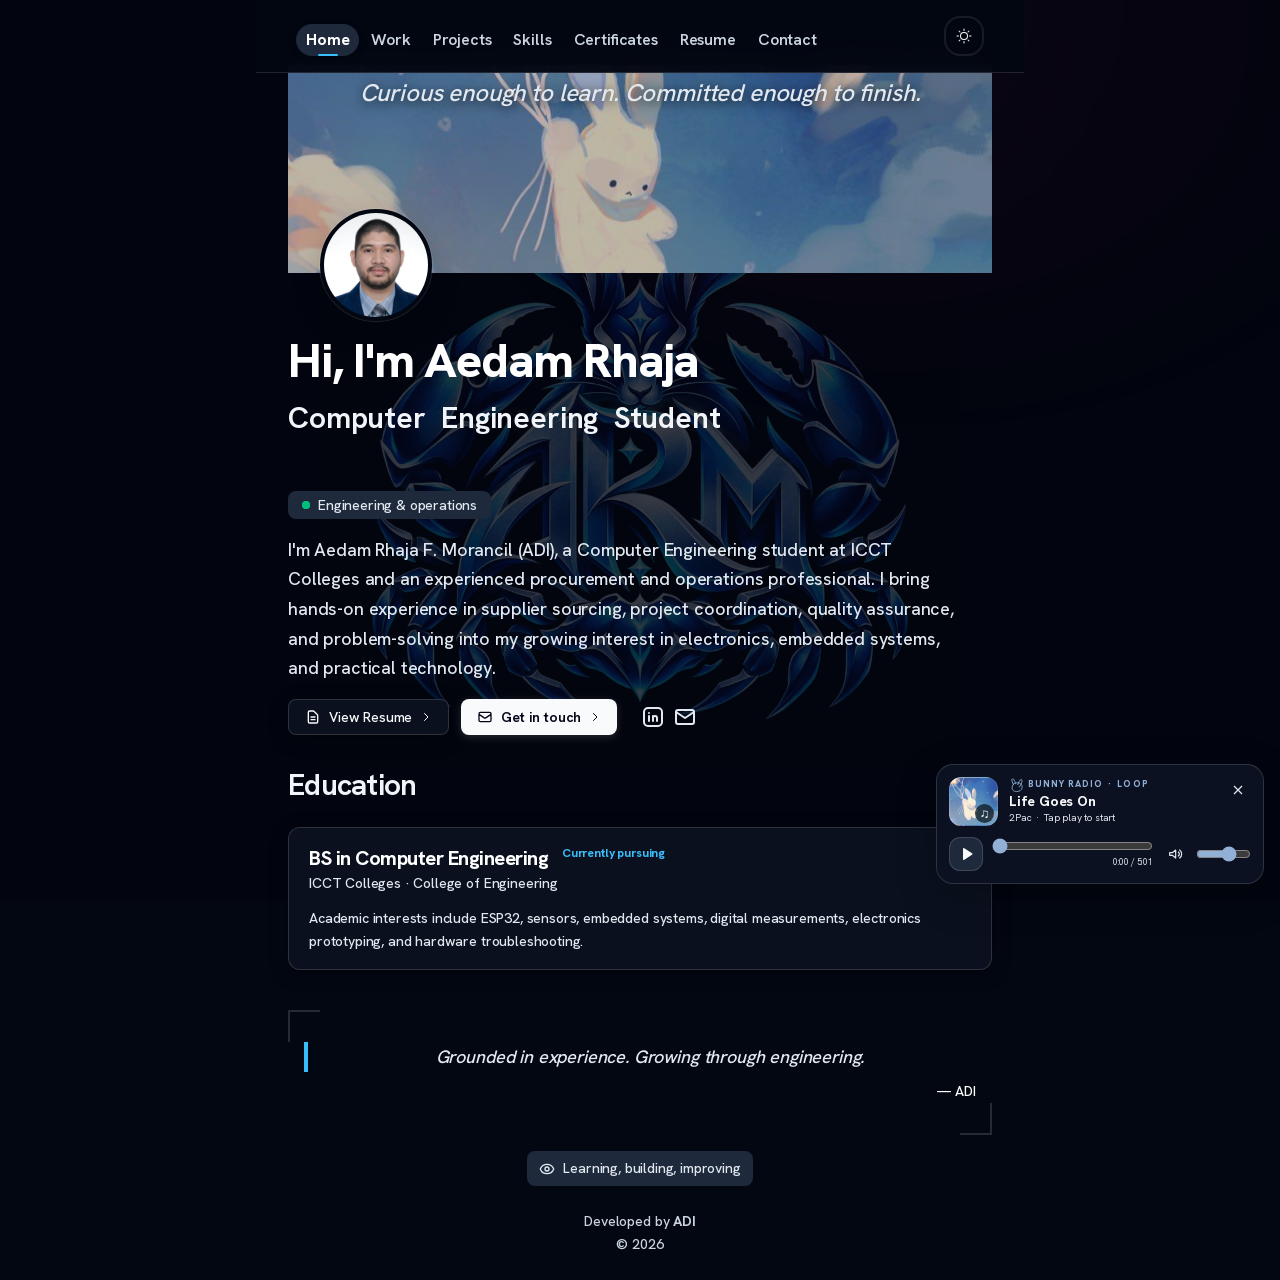
<file: index.html>
<!DOCTYPE html>
<html class="dark" lang="en">
<head>
  <meta charset="utf-8"/>
  <meta content="width=device-width, initial-scale=1" name="viewport"/>
  <meta content="Aedam Rhaja F. Morancil (ADI) — Computer Engineering, procurement, operations and MetroSure project." name="description"/>
  <title>Aedam Rhaja F. Morancil | Portfolio</title>
  <link href="assets/images/05e4bc3e-208c-4542-a0bc-1b6aaf326665.jpg" rel="icon" type="image/jpeg"/>
  <link href="assets/static/chunks/reference.css" rel="stylesheet"/>
  <link href="styles.css" rel="stylesheet"/>
  <script defer src="app.js"></script>
  <script defer src="music.js"></script>
</head>
<body class="hanken_grotesk_868c7ba5-module__0hqQZq__variable antialiased">
  <!-- Fixed Fullscreen Background Logo with Light/Dark Theme Adaptation -->
  <div class="site-background" aria-hidden="true"></div>
  <div class="background-gradient"></div>

  <!-- Persistent Site Header -->
  <header class="animate-fade-in-blur container mx-auto max-w-3xl px-4 bg-background/80 border-border/40 sticky top-0 z-20 border-b backdrop-blur-md transition-all duration-200" id="site-header">
    <div class="flex items-center justify-between px-3 py-2 sm:px-6 sm:py-4">
      <div class="flex items-end gap-2 sm:gap-4">
        <nav class="site-nav-links text-muted-foreground flex items-end gap-0.5 text-xs sm:gap-1 sm:text-sm hidden translate-y-1 sm:flex" aria-label="Main Navigation">
          <a class="nav-item relative px-2.5 py-1 text-sm font-medium transition-all duration-200 sm:px-3 sm:text-base active-nav-link" href="#home" data-view="home"><span class="relative z-10">Home</span></a>
          <a class="nav-item relative px-2.5 py-1 text-sm font-medium transition-all duration-200 sm:px-3 sm:text-base" href="#work" data-view="work"><span class="relative z-10">Work</span></a>
          <a class="nav-item relative px-2.5 py-1 text-sm font-medium transition-all duration-200 sm:px-3 sm:text-base" href="#projects" data-view="projects"><span class="relative z-10">Projects</span></a>
          <a class="nav-item relative px-2.5 py-1 text-sm font-medium transition-all duration-200 sm:px-3 sm:text-base" href="#skills" data-view="skills"><span class="relative z-10">Skills</span></a>
          <a class="nav-item relative px-2.5 py-1 text-sm font-medium transition-all duration-200 sm:px-3 sm:text-base" href="#certificates" data-view="certificates"><span class="relative z-10">Certificates</span></a>
          <a class="nav-item relative px-2.5 py-1 text-sm font-medium transition-all duration-200 sm:px-3 sm:text-base" href="#resume" data-view="resume"><span class="relative z-10">Resume</span></a>
          <a class="nav-item relative px-2.5 py-1 text-sm font-medium transition-all duration-200 sm:px-3 sm:text-base" href="#contact" data-view="contact"><span class="relative z-10">Contact</span></a>
        </nav>
      </div>
      <div class="flex items-center gap-2 sm:gap-4">
        <button aria-label="Toggle theme" aria-pressed="false" class="inline-flex items-center justify-center gap-2 whitespace-nowrap text-sm font-medium disabled:pointer-events-none disabled:opacity-50 [&amp;_svg]:pointer-events-none [&amp;_svg:not([class*='size-'])]:size-4 shrink-0 [&amp;_svg]:shrink-0 outline-none focus-visible:border-ring focus-visible:ring-ring/50 focus-visible:ring-[3px] aria-invalid:ring-destructive/20 dark:aria-invalid:ring-destructive/40 aria-invalid:border-destructive hover:bg-accent hover:text-accent-foreground dark:hover:bg-accent/50 size-10 cursor-pointer p-0 active:scale-95 border-border/60 hover:border-border rounded-2xl border-2 transition-all duration-200 hover:scale-95 hover:shadow-sm" data-slot="button" id="theme-toggle" type="button">
          <span class="sr-only">Toggle theme</span>
          <svg class="size-4" fill="currentColor" viewbox="0 0 256 256" xmlns="http://www.w3.org/2000/svg">
            <path d="M120,40V16a8,8,0,0,1,16,0V40a8,8,0,0,1-16,0Zm72,88a64,64,0,1,1-64-64A64.07,64.07,0,0,1,192,128Zm-16,0a48,48,0,1,0-48,48A48.05,48.05,0,0,0,176,128ZM58.34,69.66A8,8,0,0,0,69.66,58.34l-16-16A8,8,0,0,0,42.34,53.66Zm0,116.68-16,16a8,8,0,0,0,11.32,11.32l16-16a8,8,0,0,0-11.32-11.32ZM192,72a8,8,0,0,0,5.66-2.34l16-16a8,8,0,0,0-11.32-11.32l-16,16A8,8,0,0,0,192,72Zm5.66,114.34a8,8,0,0,0-11.32,11.32l16,16a8,8,0,0,0,11.32-11.32ZM48,128a8,8,0,0,0-8-8H16a8,8,0,0,0,0,16H40A8,8,0,0,0,48,128Zm80,80a8,8,0,0,0-8,8v24a8,8,0,0,0,16,0V216A8,8,0,0,0,128,208Zm112-88H216a8,8,0,0,0,0,16h24a8,8,0,0,0,0-16Z"></path>
          </svg>
        </button>
        <div class="sm:hidden">
          <button aria-controls="mobile-nav" aria-expanded="false" aria-label="Open navigation menu" class="inline-flex items-center justify-center gap-2 whitespace-nowrap text-sm font-medium disabled:pointer-events-none disabled:opacity-50 [&amp;_svg]:pointer-events-none [&amp;_svg:not([class*='size-'])]:size-4 shrink-0 [&amp;_svg]:shrink-0 outline-none focus-visible:border-ring focus-visible:ring-ring/50 focus-visible:ring-[3px] aria-invalid:ring-destructive/20 dark:aria-invalid:ring-destructive/40 aria-invalid:border-destructive active:scale-[0.98] bg-background shadow-xs hover:bg-accent hover:text-accent-foreground dark:bg-input/30 dark:border-input dark:hover:bg-input/50 border-border/60 hover:border-border size-10 rounded-2xl border-2 transition-all duration-200 hover:scale-95 hover:shadow-sm" data-slot="button" id="menu-toggle" type="button">
            <svg aria-hidden="true" class="lucide lucide-menu size-5" fill="none" height="24" stroke="currentColor" stroke-linecap="round" stroke-linejoin="round" stroke-width="2" viewbox="0 0 24 24" width="24" xmlns="http://www.w3.org/2000/svg">
              <path d="M4 5h16"></path><path d="M4 12h16"></path><path d="M4 19h16"></path>
            </svg>
            <span class="sr-only">Toggle menu</span>
          </button>
        </div>
      </div>
    </div>
    <nav aria-label="Mobile navigation" hidden id="mobile-nav">
      <a href="#home" data-view="home" class="active-nav-link">Home</a>
      <a href="#work" data-view="work">Work</a>
      <a href="#projects" data-view="projects">Projects</a>
      <a href="#skills" data-view="skills">Skills</a>
      <a href="#certificates" data-view="certificates">Certificates</a>
      <a href="#resume" data-view="resume">Resume</a>
      <a href="#contact" data-view="contact">Contact</a>
    </nav>
  </header>

  <!-- Main View Container with Beautiful Animated Page Transitions -->
  <main id="page-container" class="container mx-auto max-w-3xl px-4 min-h-screen py-10">

    <!-- PAGE VIEW: HOME -->
    <section id="view-home" class="page-view active-view" data-page="home">
      <div class="space-y-8">
        <div class="transition-all duration-700 ease-out" id="intro">
          <div class="px-4">
            <div class="relative -mt-20 mb-16">
              <div class="h-52 w-full overflow-hidden">
                <img alt="Rabbit cycling in a bright meadow of flowers" class="object-cover adi-hero-light" decoding="async" loading="eager" src="assets/images/b67979daf081bb08eb5249c0f6e1d1c5.jpg" style="position:absolute;height:100%;width:100%;left:0;top:0;right:0;bottom:0;object-position:center 62%;color:transparent"/>
                <img alt="Floating rabbit with balloons beneath a blue night sky" class="object-cover adi-hero-dark" decoding="async" loading="eager" src="assets/images/5f365b46bbe27ebb9c77b68611bf5dc7.jpg" style="position:absolute;height:100%;width:100%;left:0;top:0;right:0;bottom:0;object-position:center 62%;color:transparent"/>
                <div class="absolute inset-0 flex items-start justify-center bg-black/15 px-4 pt-2 text-center dark:bg-black/25">
                  <p class="text-lg font-medium text-white italic drop-shadow-[0_2px_6px_rgba(0,0,0,0.8)] md:text-2xl">Curious enough to learn. Committed enough to finish.</p>
                </div>
              </div>
              <div class="border-background bg-background ring-border/60 dark:ring-border/80 absolute -bottom-12 left-8 h-24 w-24 overflow-hidden border-4 shadow-md ring-1 shadow-black/20 md:h-28 md:w-28 dark:shadow-[0_10px_30px_hsl(var(--foreground)/0.28)]" style="border-radius:9999px">
                <img alt="Aedam Rhaja F. Morancil — ADI" class="h-full w-full object-cover" decoding="async" height="112" loading="eager" src="assets/images/05e4bc3e-208c-4542-a0bc-1b6aaf326665.jpg" style="color:transparent" width="112"/>
              </div>
            </div>
            <div class="space-y-2">
              <div class="text-foreground text-4xl font-semibold tracking-tight md:text-5xl">
                Hi, I'm <span class="from-foreground to-foreground/70 bg-linear-to-r bg-clip-text text-transparent">Aedam Rhaja</span>
              </div>
              <div class="jsx-67dd5df6263197bb text-muted-foreground text-2xl font-medium md:text-3xl">
                <span class="jsx-67dd5df6263197bb word inline-block transition-all duration-500 ease-out" style="margin-right:0.25em">Computer</span>
                <span class="jsx-67dd5df6263197bb word inline-block transition-all duration-500 ease-out" style="margin-right:0.25em">Engineering</span>
                <span class="jsx-67dd5df6263197bb word inline-block transition-all duration-500 ease-out" style="margin-right:0.25em">Student</span>
              </div>
            </div>
          </div>
        </div>

        <div class="transition-all duration-700 ease-out" id="about">
          <div class="flex flex-col gap-4 px-4">
            <div class="text-muted-foreground mt-4 flex items-center gap-3">
              <div class="bg-accent flex items-center gap-2 rounded-lg px-3.5 py-1 text-sm font-medium">
                <div class="relative flex h-2 w-2 shrink-0">
                  <span class="absolute inline-flex h-full w-full animate-ping rounded-full bg-emerald-400 opacity-75"></span>
                  <span class="relative inline-flex h-2 w-2 rounded-full bg-emerald-500"></span>
                </div>
                <span>Engineering &amp; operations</span>
              </div>
            </div>
            <p class="font-hanken text-muted-foreground max-w-2xl text-lg leading-relaxed">
              I'm Aedam Rhaja F. Morancil (ADI), a Computer Engineering student at ICCT Colleges and an experienced procurement and operations professional. I bring hands-on experience in supplier sourcing, project coordination, quality assurance, and problem-solving into my growing interest in electronics, embedded systems, and practical technology.
            </p>
            <div class="flex flex-wrap items-center gap-4 sm:gap-6">
              <div class="flex items-center gap-3">
                <a class="group border-border hover:border-foreground/20 bg-card hover:bg-accent relative inline-flex h-9 items-center gap-2 overflow-hidden rounded-lg border px-4 text-sm font-medium shadow-sm transition-all duration-200 hover:scale-[1.02] hover:shadow-md" href="#resume" data-view="resume">
                  <svg class="h-4 w-4 transition-transform group-hover:scale-110" fill="none" stroke="currentColor" viewbox="0 0 24 24"><path d="M9 12h6m-6 4h6m2 5H7a2 2 0 01-2-2V5a2 2 0 012-2h5.586a1 1 0 01.707.293l5.414 5.414a1 1 0 01.293.707V19a2 2 0 01-2 2z" stroke-linecap="round" stroke-linejoin="round" stroke-width="2"></path></svg>
                  <span>View Resume</span>
                  <svg class="h-3 w-3 transition-transform group-hover:translate-x-0.5" fill="none" stroke="currentColor" viewbox="0 0 24 24"><path d="M9 5l7 7-7 7" stroke-linecap="round" stroke-linejoin="round" stroke-width="2"></path></svg>
                </a>
                <a class="bg-primary text-primary-foreground hover:bg-primary/90 group relative inline-flex h-9 items-center gap-2 overflow-hidden rounded-lg px-4 text-sm font-medium shadow-sm transition-all duration-200 hover:scale-[1.02] hover:shadow-md" href="#contact" data-view="contact">
                  <svg class="h-4 w-4 transition-transform group-hover:rotate-12" fill="none" stroke="currentColor" viewbox="0 0 24 24"><path d="M3 8l7.89 5.26a2 2 0 002.22 0L21 8M5 19h14a2 2 0 002-2V7a2 2 0 00-2-2H5a2 2 0 00-2 2v10a2 2 0 002 2z" stroke-linecap="round" stroke-linejoin="round" stroke-width="2"></path></svg>
                  <span>Get in touch</span>
                  <svg class="h-3 w-3 transition-transform group-hover:translate-x-0.5" fill="none" stroke="currentColor" viewbox="0 0 24 24"><path d="M9 5l7 7-7 7" stroke-linecap="round" stroke-linejoin="round" stroke-width="2"></path></svg>
                </a>
              </div>
              <div class="flex items-center gap-2">
                <div class="inline-block transition-transform duration-200 ease-out" style="transform:translate(0px, 0px)">
                  <a aria-label="ADI on LinkedIn" class="text-muted-foreground hover:text-foreground transform transition-colors duration-200 hover:scale-110" href="https://www.linkedin.com/in/aedam-rhaja-869ab6214/" rel="noopener noreferrer" target="_blank">
                    <svg class="icon icon-tabler icons-tabler-outline icon-tabler-brand-linkedin" fill="none" height="24" stroke="currentColor" stroke-linecap="round" stroke-linejoin="round" stroke-width="2" viewbox="0 0 24 24" width="24" xmlns="http://www.w3.org/2000/svg"><path d="M0 0h24v24H0z" fill="none" stroke="none"></path><path d="M8 11v5"></path><path d="M8 8v.01"></path><path d="M12 16v-5"></path><path d="M16 16v-3a2 2 0 1 0 -4 0"></path><path d="M3 7a4 4 0 0 1 4 -4h10a4 4 0 0 1 4 4v10a4 4 0 0 1 -4 4h-10a4 4 0 0 1 -4 -4z"></path></svg>
                  </a>
                </div>
                <div class="inline-block transition-transform duration-200 ease-out" style="transform:translate(0px, 0px)">
                  <a aria-label="Email ADI" class="text-muted-foreground hover:text-foreground transform transition-colors duration-200 hover:scale-110" href="mailto:rhajaaedam01@gmail.com" rel="noopener noreferrer" target="_blank">
                    <svg class="icon icon-tabler icons-tabler-outline icon-tabler-mail" fill="none" height="24" stroke="currentColor" stroke-linecap="round" stroke-linejoin="round" stroke-width="2" viewbox="0 0 24 24" width="24" xmlns="http://www.w3.org/2000/svg"><path d="M0 0h24v24H0z" fill="none" stroke="none"></path><path d="M3 7a2 2 0 0 1 2 -2h14a2 2 0 0 1 2 2v10a2 2 0 0 1 -2 2h-14a2 2 0 0 1 -2 -2v-10z"></path><path d="M3 7l9 6l9 -6"></path></svg>
                  </a>
                </div>
              </div>
            </div>
          </div>
        </div>

        <div class="transition-all duration-700 ease-out" id="education">
          <div class="px-4">
            <div class="jsx-67dd5df6263197bb mb-6 text-3xl font-semibold tracking-tight">
              <span class="jsx-67dd5df6263197bb word inline-block transition-all duration-500 ease-out" style="margin-right:0.25em">Education</span>
            </div>
            <article class="group bg-card hover:border-foreground/20 border-border hover:bg-card/90 block overflow-hidden rounded-xl border px-5 py-4 transition-all duration-300 shadow-sm backdrop-blur-md">
              <div class="flex flex-col gap-1 sm:flex-row sm:items-start sm:justify-between">
                <div>
                  <h2 class="text-foreground text-lg font-semibold tracking-tight sm:text-xl">BS in Computer Engineering</h2>
                  <p class="text-muted-foreground text-sm font-medium">ICCT Colleges · College of Engineering</p>
                </div>
                <span class="experience-dates text-muted-foreground shrink-0 text-xs font-semibold">Currently pursuing</span>
              </div>
              <p class="text-muted-foreground mt-3 text-sm leading-relaxed">Academic interests include ESP32, sensors, embedded systems, digital measurements, electronics prototyping, and hardware troubleshooting.</p>
            </article>
          </div>
        </div>
      </div>
    </section>

    <!-- PAGE VIEW: WORK -->
    <section id="view-work" class="page-view" data-page="work">
      <div class="transition-all duration-700 ease-out" id="experience">
        <div class="px-4">
          <div class="jsx-67dd5df6263197bb mb-8 text-3xl font-semibold tracking-tight">
            <span class="jsx-67dd5df6263197bb word inline-block transition-all duration-500 ease-out" style="margin-right:0.25em">Work Experience</span>
          </div>
          <div class="flex flex-col gap-6">
            <article class="group bg-card hover:border-foreground/20 border-border hover:bg-card/90 block overflow-hidden rounded-xl border px-5 py-4 transition-all duration-300 experience-entry shadow-sm backdrop-blur-md">
              <div class="experience-heading flex flex-col gap-2 sm:flex-row sm:items-start sm:justify-between">
                <div class="space-y-1">
                  <h2 class="text-foreground text-lg font-semibold tracking-tight sm:text-xl">Office Administrator / Purchasing Officer / PIC</h2>
                  <p class="text-muted-foreground text-sm font-medium">RGT Art Glass and Aluminum Supply</p>
                </div>
                <span class="experience-dates text-muted-foreground shrink-0 text-xs font-semibold">Sep 2020 – Present</span>
              </div>
              <p class="text-muted-foreground mt-3 max-w-3xl text-sm leading-relaxed">Prepare quotations and project documents; coordinate with clients and job sites; source, compare and negotiate with local and international suppliers; manage purchasing, importation, delivery schedules and quality checks.</p>
            </article>
            <article class="group bg-card hover:border-foreground/20 border-border hover:bg-card/90 block overflow-hidden rounded-xl border px-5 py-4 transition-all duration-300 experience-entry shadow-sm backdrop-blur-md">
              <div class="experience-heading flex flex-col gap-2 sm:flex-row sm:items-start sm:justify-between">
                <div class="space-y-1">
                  <h2 class="text-foreground text-lg font-semibold tracking-tight sm:text-xl">Psychological Test Administrator</h2>
                  <p class="text-muted-foreground text-sm font-medium">Safeway Diagnostic Medical Clinic · Psychology Department</p>
                </div>
                <span class="experience-dates text-muted-foreground shrink-0 text-xs font-semibold">Nov 2018 – Feb 2020</span>
              </div>
              <p class="text-muted-foreground mt-3 max-w-3xl text-sm leading-relaxed">Administer standardized assessments; explain testing procedures; organize materials and results; maintain confidential records; coordinate schedules and provide department administration support.</p>
            </article>
            <article class="group bg-card hover:border-foreground/20 border-border hover:bg-card/90 block overflow-hidden rounded-xl border px-5 py-4 transition-all duration-300 experience-entry shadow-sm backdrop-blur-md">
              <div class="experience-heading flex flex-col gap-2 sm:flex-row sm:items-start sm:justify-between">
                <div class="space-y-1">
                  <h2 class="text-foreground text-lg font-semibold tracking-tight sm:text-xl">X-Ray Clerk</h2>
                  <p class="text-muted-foreground text-sm font-medium">Safeway Diagnostic Medical Clinic · Radiology Department</p>
                </div>
                <span class="experience-dates text-muted-foreground shrink-0 text-xs font-semibold">Jul 2018 – Nov 2018</span>
              </div>
              <p class="text-muted-foreground mt-3 max-w-3xl text-sm leading-relaxed">Assist with patient registration, appointments, records and scheduling; coordinate with clinical staff; keep documentation and sensitive patient information organized.</p>
            </article>
          </div>
        </div>
      </div>
    </section>

    <!-- PAGE VIEW: PROJECTS -->
    <section id="view-projects" class="page-view" data-page="projects">
      <div class="transition-all duration-700 ease-out" id="projects">
        <div class="px-4" data-nosnippet="true">
          <div class="jsx-67dd5df6263197bb mb-8 text-3xl font-semibold tracking-tight">
            <span class="jsx-67dd5df6263197bb word inline-block transition-all duration-500 ease-out" style="margin-right:0.25em">Projects</span>
          </div>
          <div class="grid grid-cols-1 gap-6 md:grid-cols-2">

            <!-- PROJECT 1: SMARTPOINT GLASSES -->
            <div class="group border-border/60 bg-card hover:border-border relative flex flex-col overflow-hidden rounded-xl border shadow-sm transition-all duration-300 ease-out hover:-translate-y-1 hover:scale-[1.01] hover:shadow-lg backdrop-blur-md"
                 data-modal-image="assets/images/smartpoint-glasses-card.webp">
              <div class="px-4 pt-4">
                <div class="relative w-full overflow-hidden" style="aspect-ratio:16 / 9">
                  <img alt="Smartpoint Glasses assistive cursor and finger control device" class="object-cover" loading="eager" src="assets/images/smartpoint-glasses-card.webp" style="position:absolute;height:100%;width:100%;left:0;top:0;right:0;bottom:0;color:transparent"/>
                </div>
              </div>
              <div class="grow space-y-4 p-4">
                <h2 class="text-foreground text-xl font-semibold tracking-tight">Smartpoint Glasses</h2>
                <p class="text-foreground text-sm font-medium">Smart Assistive Eyeglasses System for Individuals with Severe Mobility Impairments</p>
                <p class="text-muted-foreground text-sm leading-relaxed">Smartpoint Glasses operates as the cursor or mouse for individuals who cannot use their hands or arms due to illness, motor disabilities, or paralysis, but whose fingers remain functional. Natural head tilts guide fluid on-screen cursor movement, while accessible low-effort finger switches on a companion module handle clicking. Features dwell selection, MAX30102 pulse oximetry, emergency SMS alerts, offline voice commands, and CareMotion ESP32-C3 Wi-Fi synchronization.</p>
                <h3 class="text-muted-foreground mb-2 text-xs font-semibold tracking-wider uppercase">Focus areas</h3>
                <div class="flex flex-wrap gap-2">
                  <span class="bg-secondary/80 text-secondary-foreground border-border/30 rounded-md border px-2.5 py-1 text-xs font-medium">Head-Tilt Cursor</span>
                  <span class="bg-secondary/80 text-secondary-foreground border-border/30 rounded-md border px-2.5 py-1 text-xs font-medium">Finger Controls</span>
                  <span class="bg-secondary/80 text-secondary-foreground border-border/30 rounded-md border px-2.5 py-1 text-xs font-medium">Assistive Tech</span>
                  <span class="bg-secondary/80 text-secondary-foreground border-border/30 rounded-md border px-2.5 py-1 text-xs font-medium">ESP32-C3</span>
                  <span class="bg-secondary/80 text-secondary-foreground border-border/30 rounded-md border px-2.5 py-1 text-xs font-medium">MAX30102 Sensor</span>
                </div>
              </div>
              <div class="relative z-20 mt-auto flex flex-wrap gap-3 p-4 pt-0">
                <button aria-haspopup="dialog" class="details-trigger" type="button">Details</button>
              </div>

              <!-- Rich Modal Content template for Smartpoint Glasses -->
              <div class="project-modal-content hidden space-y-4 text-xs leading-relaxed">
                <div class="smartpoint-callout">
                  <strong class="font-bold text-foreground block text-sm mb-1">Assistive Problem &amp; Core Purpose:</strong>
                  Designed specifically as the cursor or mouse for individuals who cannot use their hands or arms due to illness, motor disabilities, stroke, or paralysis, but whose fingers are functional. Head tilts control on-screen pointer movement fluidly, while low-actuation finger buttons handle clicks effortlessly without requiring arm mobility.
                </div>

                <div class="space-y-2">
                  <h4 class="font-bold text-foreground text-sm">Key System Capabilities &amp; Engineering Scope:</h4>
                  <ul class="list-disc pl-5 space-y-1.5 text-muted-foreground">
                    <li><strong class="text-foreground">Head-Tilt Cursor Navigation:</strong> Continuous wearable motion sensing on the eyeglass frame measures yaw and pitch angles, translating intuitive head movements into smooth, real-time on-screen cursor control.</li>
                    <li><strong class="text-foreground">Tactile Finger Clicking:</strong> Dedicated, low-actuation tactile buttons on the compact companion unit allow functional fingers to trigger left click, right click, and drag functions with minimal physical effort.</li>
                    <li><strong class="text-foreground">Dwell-Based Clicking:</strong> Configurable dwell-time selection allows completely hands-free target confirmation when finger resting is needed.</li>
                    <li><strong class="text-foreground">Vital Signs Monitoring:</strong> Integrated MAX30102 PPG pulse oximeter sensor continuously streams real-time heart rate (BPM) and blood oxygen saturation (SpO2) right from the user's finger.</li>
                    <li><strong class="text-foreground">Emergency Alert &amp; Caregiver SMS:</strong> Physical panic switch on the finger box and automated biometric threshold triggers dispatch urgent SMS alerts with synchronized BPM telemetry to designated caregivers.</li>
                    <li><strong class="text-foreground">Offline Voice Command Recognition:</strong> Edge-processed voice recognition recognizes essential assistive commands completely offline, protecting privacy and functioning without internet access.</li>
                    <li><strong class="text-foreground">Smart Reminder System:</strong> Programmable auditory and visual reminders for medication routines, hydration, and positional shifts.</li>
                    <li><strong class="text-foreground">CareMotion IoT Ecosystem:</strong> Synchronized over Wi-Fi (http://10.179.36.86) to the CareMotion companion mobile application, showing live connection status (CMT-C3-001), telemetry logs, and caregiver controls.</li>
                  </ul>
                </div>

                <!-- CareMotion Companion Mobile App Screenshots Gallery inside Details modal -->
                <div class="mt-4 pt-3 border-t border-border/40">
                  <span class="font-bold text-foreground block text-xs uppercase tracking-wider mb-2">CareMotion Companion Mobile Interface (Synchronized over Wi-Fi 10.179.36.86):</span>
                  <div class="grid grid-cols-2 sm:grid-cols-4 gap-2.5">
                    <a href="assets/images/smartpoint/caremotion-main-panel.webp" target="_blank" rel="noopener noreferrer" class="smartpoint-app-thumb block" style="aspect-ratio: 9/16" title="CareMotion Main Dashboard (Online, Wi-Fi 10.179.36.86)">
                      <img src="assets/images/smartpoint/caremotion-main-panel.webp" alt="CareMotion Main Panel" class="w-full h-full object-cover"/>
                    </a>
                    <a href="assets/images/smartpoint/caremotion-bpm-monitor.webp" target="_blank" rel="noopener noreferrer" class="smartpoint-app-thumb block" style="aspect-ratio: 9/16" title="BPM Heart Rate Monitor (MAX30102 Sensor)">
                      <img src="assets/images/smartpoint/caremotion-bpm-monitor.webp" alt="BPM Monitor" class="w-full h-full object-cover"/>
                    </a>
                    <a href="assets/images/smartpoint/caremotion-emergency-alert.webp" target="_blank" rel="noopener noreferrer" class="smartpoint-app-thumb block" style="aspect-ratio: 9/16" title="Emergency Caregiver Alert (Hardware Button Trigger)">
                      <img src="assets/images/smartpoint/caremotion-emergency-alert.webp" alt="Emergency Alert" class="w-full h-full object-cover"/>
                    </a>
                    <a href="assets/images/smartpoint/caremotion-settings-caregiver.webp" target="_blank" rel="noopener noreferrer" class="smartpoint-app-thumb block" style="aspect-ratio: 9/16" title="Caregiver Settings &amp; SMS Alerts">
                      <img src="assets/images/smartpoint/caremotion-settings-caregiver.webp" alt="Caregiver Settings" class="w-full h-full object-cover"/>
                    </a>
                  </div>
                  <p class="text-[11px] text-muted-foreground mt-1.5 text-center">Click any interface screen above to view in full resolution.</p>
                </div>

                <div class="border-t border-border/40 pt-3">
                  <h4 class="font-bold text-foreground text-sm mb-1">Academic Research Information:</h4>
                  <p class="text-muted-foreground"><strong>Institution:</strong> Faculty of College of Engineering and Digital Technology (COEDT), ICCT Colleges Foundation INC., V.V. Soliven Avenue II, Cainta, Rizal</p>
                  <p class="text-muted-foreground"><strong>Program:</strong> Bachelor of Science Major in Computer Engineering</p>
                  <p class="text-muted-foreground"><strong>Initiative &amp; Affiliation:</strong> VISION-CON</p>
                </div>
              </div>
            </div>

            <!-- PROJECT 2: POWER SUPPLY -->
            <div class="group border-border/60 bg-card hover:border-border relative flex flex-col overflow-hidden rounded-xl border shadow-sm transition-all duration-300 ease-out hover:-translate-y-1 hover:scale-[1.01] hover:shadow-lg backdrop-blur-md"
                 data-modal-image="assets/images/power-supply-card.webp">
              <div class="px-4 pt-4">
                <div class="relative w-full overflow-hidden" style="aspect-ratio:16 / 9">
                  <img alt="Regulated 220V AC to 12V DC power supply hardware design and circuit implementation" class="object-cover" loading="eager" src="assets/images/power-supply-card.webp" style="position:absolute;height:100%;width:100%;left:0;top:0;right:0;bottom:0;color:transparent"/>
                </div>
              </div>
              <div class="grow space-y-4 p-4">
                <h2 class="text-foreground text-xl font-semibold tracking-tight">Power Supply</h2>
                <p class="text-foreground text-sm font-medium">Design &amp; Implementation of Regulated 220V AC to 12V DC System</p>
                <p class="text-muted-foreground text-sm leading-relaxed">Focused on the hardware design, electrical engineering, and hands-on physical implementation of a benchtop power supply converting 220V AC mains electricity into clean, regulated DC voltage up to 12V DC. The project involved mastering the complete power conversion process, selecting and calculating appropriate components (step-down transformer, diode bridge rectifier, capacitive smoothing filters, and heatsinked linear regulator), and ensuring safe, stable voltage delivery for electronic circuits and embedded systems.</p>
                <h3 class="text-muted-foreground mb-2 text-xs font-semibold tracking-wider uppercase">Focus areas</h3>
                <div class="flex flex-wrap gap-2">
                  <span class="bg-secondary/80 text-secondary-foreground border-border/30 rounded-md border px-2.5 py-1 text-xs font-medium">220V AC to 12V DC</span>
                  <span class="bg-secondary/80 text-secondary-foreground border-border/30 rounded-md border px-2.5 py-1 text-xs font-medium">Voltage Regulation</span>
                  <span class="bg-secondary/80 text-secondary-foreground border-border/30 rounded-md border px-2.5 py-1 text-xs font-medium">Power Conversion</span>
                  <span class="bg-secondary/80 text-secondary-foreground border-border/30 rounded-md border px-2.5 py-1 text-xs font-medium">Hardware Design</span>
                  <span class="bg-secondary/80 text-secondary-foreground border-border/30 rounded-md border px-2.5 py-1 text-xs font-medium">Embedded Systems</span>
                </div>
              </div>
              <div class="relative z-20 mt-auto flex flex-wrap gap-3 p-4 pt-0">
                <button aria-haspopup="dialog" class="details-trigger" type="button">Details</button>
              </div>

              <!-- Rich Modal Content template for Power Supply -->
              <div class="project-modal-content hidden space-y-4 text-xs leading-relaxed">
                <div class="project-callout">
                  <strong class="font-bold text-foreground block text-sm mb-1">Hardware Engineering &amp; Conversion Scope:</strong>
                  Hands-on electrical design, circuit assembly, and hardware implementation converting 220V AC mains electricity into clean, regulated DC voltage up to 12V DC. The system provides stable, protected power output with multi-level voltage adjustment (3V, 4.5V, 6V, 9V, 12V) for electronic prototyping, sensor testbeds, and embedded microcontroller projects.
                </div>

                <div class="space-y-2">
                  <h4 class="font-bold text-foreground text-sm">Key Conversion Stages &amp; Electrical Architecture:</h4>
                  <ul class="list-disc pl-5 space-y-1.5 text-muted-foreground">
                    <li><strong class="text-foreground">Step-Down Transformation:</strong> Heavy-duty iron-core transformer steps down hazardous 220V AC mains utility voltage to safe, low-voltage AC levels while providing galvanic isolation.</li>
                    <li><strong class="text-foreground">Full-Wave Bridge Rectification:</strong> Rectifier diode network converts alternating bidirectional AC sinusoidal waveforms into pulsating unidirectional DC current.</li>
                    <li><strong class="text-foreground">Capacitive Filter Smoothing:</strong> High-value reservoir electrolytic capacitor (2200µF / 35V) filters AC ripple voltage, delivering a continuous smoothed DC bus with minimal ripple.</li>
                    <li><strong class="text-foreground">Linear Voltage Regulation &amp; Step Selection:</strong> Active linear regulator circuit with thermal heatsinking maintains a tight, ripple-free voltage reference. Features a multi-position selector offering calibrated stepped output rails: 3V, 4.5V, 6V, 9V, and 12V DC.</li>
                    <li><strong class="text-foreground">Benchtop Safety &amp; Thermal Dissipation:</strong> Incorporates primary fuse protection, chassis ground isolation, an extruded aluminum finned heatsink for thermal safety under continuous loads, a front panel power status LED, and dual positive/negative banana output binding posts.</li>
                    <li><strong class="text-foreground">Safe Power for Embedded Loads:</strong> Delivers clean, transient-free DC power to prevent brownouts, logic resets, and noise in sensitive electronics, sensors, and microcontrollers.</li>
                  </ul>
                </div>

                <!-- Hardware Implementation Gallery in Details modal -->
                <div class="mt-4 pt-3 border-t border-border/40">
                  <span class="font-bold text-foreground block text-xs uppercase tracking-wider mb-2">Hardware Assembly &amp; Enclosure Views:</span>
                  <div class="grid grid-cols-1 sm:grid-cols-2 gap-3">
                    <a href="assets/images/power-supply/power-supply-internal.webp" target="_blank" rel="noopener noreferrer" class="powersupply-thumb block" style="aspect-ratio: 16/9" title="Internal Hardware: Step-Down Transformer, Diode Rectifier, Filter Capacitor &amp; Heatsinked Regulator" data-caption="Chassis interior showing step-down transformer, bridge rectifier PCB, filter capacitor, linear voltage regulator with finned heatsink, and output wiring.">
                      <img src="assets/images/power-supply/power-supply-internal.webp" alt="Power Supply Internal Hardware" class="w-full h-full object-cover"/>
                    </a>
                    <a href="assets/images/power-supply/power-supply-enclosure.webp" target="_blank" rel="noopener noreferrer" class="powersupply-thumb block" style="aspect-ratio: 16/9" title="Chassis Front Panel: Adjustable Voltage Regulator (3V, 4.5V, 6V, 9V, 12V), Status LED &amp; Output Terminals" data-caption="Front panel enclosure showing the selector dial (OFF, 3V, 4.5V, 6V, 9V, 12V), power indicator LED, and banana terminal connectors.">
                      <img src="assets/images/power-supply/power-supply-enclosure.webp" alt="Power Supply Front Panel" class="w-full h-full object-cover object-center"/>
                    </a>
                  </div>
                  <p class="text-[11px] text-muted-foreground mt-1.5 text-center">Click any hardware view above to inspect in full resolution or click the action buttons below.</p>
                </div>

                <div class="border-t border-border/40 pt-3">
                  <h4 class="font-bold text-foreground text-sm mb-1">Project Technical Specifications:</h4>
                  <p class="text-muted-foreground"><strong>Input Voltage:</strong> 220V AC Mains, 50/60 Hz (1A fused)</p>
                  <p class="text-muted-foreground"><strong>Output Voltage:</strong> Regulated DC with stepped selector (OFF, 3V, 4.5V, 6V, 9V, 12V DC)</p>
                  <p class="text-muted-foreground"><strong>Core Components:</strong> Step-down transformer, full-wave diode bridge, 2200µF/35V electrolytic reservoir capacitor, linear regulator with aluminum heatsink, rotary selector, binding posts, power indicator LED</p>
                  <p class="text-muted-foreground"><strong>Application Domain:</strong> Electronics prototyping, breadboard circuits, sensor testbeds, and embedded microcontroller power delivery</p>
                </div>
              </div>
            </div>

            <!-- PROJECT 3: METROSURE -->
            <div class="group border-border/60 bg-card hover:border-border relative flex flex-col overflow-hidden rounded-xl border shadow-sm transition-all duration-300 ease-out hover:-translate-y-1 hover:scale-[1.01] hover:shadow-lg backdrop-blur-md">
              <div class="px-4 pt-4">
                <div class="relative w-full overflow-hidden" style="aspect-ratio:16 / 9">
                  <img alt="Automated metal cutting concept visual for MetroSure" class="object-cover" loading="eager" src="assets/images/metrosure-cnc-render.webp" style="position:absolute;height:100%;width:100%;left:0;top:0;right:0;bottom:0;color:transparent"/>
                </div>
              </div>
              <div class="grow space-y-4 p-4">
                <h2 class="text-foreground text-xl font-semibold tracking-tight">MetroSure</h2>
                <p class="text-foreground text-sm font-medium">Design and Development of an Automated Metal-Cutting System</p>
                <p class="text-muted-foreground text-sm leading-relaxed">MetroSure focuses on automating the metal-cutting workflow. It explores controlled cutting operations that aim to improve precision, make repeated cuts more consistent, and reduce unnecessary manual effort in fabrication. The image is a concept illustration; the cutting method, hardware, and testing results are not yet documented here.</p>
                <h3 class="text-muted-foreground mb-2 text-xs font-semibold tracking-wider uppercase">Focus areas</h3>
                <div class="flex flex-wrap gap-2">
                  <span class="bg-secondary/80 text-secondary-foreground border-border/30 rounded-md border px-2.5 py-1 text-xs font-medium">Metal Cutting</span>
                  <span class="bg-secondary/80 text-secondary-foreground border-border/30 rounded-md border px-2.5 py-1 text-xs font-medium">Automation</span>
                  <span class="bg-secondary/80 text-secondary-foreground border-border/30 rounded-md border px-2.5 py-1 text-xs font-medium">Precision</span>
                  <span class="bg-secondary/80 text-secondary-foreground border-border/30 rounded-md border px-2.5 py-1 text-xs font-medium">Fabrication</span>
                </div>
              </div>
              <div class="relative z-20 mt-auto flex flex-wrap gap-3 p-4 pt-0">
                <button aria-haspopup="dialog" class="details-trigger" type="button">Details</button>
              </div>
            </div>

            <!-- PROJECT 4: COMPUTER ENGINEERING ACADEMIC WORK -->
            <div class="group border-border/60 bg-card hover:border-border relative flex flex-col overflow-hidden rounded-xl border shadow-sm transition-all duration-300 ease-out hover:-translate-y-1 hover:scale-[1.01] hover:shadow-lg backdrop-blur-md">
              <div class="px-4 pt-4">
                <div class="relative w-full overflow-hidden" style="aspect-ratio:16 / 9">
                  <img alt="ESP32 microcontroller board and electronics tools on a workbench" class="object-cover" loading="eager" src="assets/images/computer-engineering-photo.webp" style="position:absolute;height:100%;width:100%;left:0;top:0;right:0;bottom:0;color:transparent"/>
                </div>
              </div>
              <div class="grow space-y-4 p-4">
                <h2 class="text-foreground text-xl font-semibold tracking-tight">Computer Engineering Academic Work</h2>
                <p class="text-foreground text-sm font-medium">Electronics, sensors, and embedded-system coursework</p>
                <p class="text-muted-foreground text-sm leading-relaxed">Hands-on academic work at ICCT Colleges involving ESP32 microcontrollers, sensors, digital measurement, electronics prototyping, basic embedded programming, hardware troubleshooting, and technical documentation.</p>
                <h3 class="text-muted-foreground mb-2 text-xs font-semibold tracking-wider uppercase">Focus areas</h3>
                <div class="flex flex-wrap gap-2">
                  <span class="bg-secondary/80 text-secondary-foreground border-border/30 rounded-md border px-2.5 py-1 text-xs font-medium">ESP32</span>
                  <span class="bg-secondary/80 text-secondary-foreground border-border/30 rounded-md border px-2.5 py-1 text-xs font-medium">Sensors</span>
                  <span class="bg-secondary/80 text-secondary-foreground border-border/30 rounded-md border px-2.5 py-1 text-xs font-medium">Electronics</span>
                  <span class="bg-secondary/80 text-secondary-foreground border-border/30 rounded-md border px-2.5 py-1 text-xs font-medium">Embedded Systems</span>
                </div>
              </div>
              <div class="relative z-20 mt-auto flex flex-wrap gap-3 p-4 pt-0">
                <button aria-haspopup="dialog" class="details-trigger" type="button">Details</button>
              </div>
            </div>
          </div>
          <p class="text-muted-foreground mt-4 text-xs leading-relaxed">Smartpoint Glasses and Power Supply feature actual Capstone research, circuit hardware, and benchtop testing photographs. MetroSure and workbench photos include conceptual representations.</p>
        </div>
      </div>
    </section>

    <!-- PAGE VIEW: SKILLS -->
    <section id="view-skills" class="page-view" data-page="skills">
      <div class="transition-all duration-700 ease-out" id="skills">
        <div class="px-4">
          <div class="jsx-67dd5df6263197bb mb-8 text-3xl font-semibold tracking-tight">
            <span class="jsx-67dd5df6263197bb word inline-block transition-all duration-500 ease-out" style="margin-right:0.25em">Skills &amp; Tools</span>
          </div>
          <div class="flex flex-wrap gap-3">
            <div class="bg-secondary/80 border-border/50 hover:border-border flex items-center justify-center rounded-lg border px-3.5 py-2.5 text-sm font-medium transition-all duration-200 hover:scale-105 hover:shadow-sm skill-tech-chip">
              <img alt="" aria-hidden="true" class="skill-icon" decoding="async" height="22" loading="lazy" src="assets/icons/python.svg" width="22"/>
              <span>Python</span>
            </div>
            <div class="bg-secondary/80 border-border/50 hover:border-border flex items-center justify-center rounded-lg border px-3.5 py-2.5 text-sm font-medium transition-all duration-200 hover:scale-105 hover:shadow-sm skill-tech-chip">
              <img alt="" aria-hidden="true" class="skill-icon" decoding="async" height="22" loading="lazy" src="assets/icons/html5.svg" width="22"/>
              <span>HTML</span>
            </div>
            <div class="bg-secondary/80 border-border/50 hover:border-border flex items-center justify-center rounded-lg border px-3.5 py-2.5 text-sm font-medium transition-all duration-200 hover:scale-105 hover:shadow-sm skill-tech-chip">
              <img alt="" aria-hidden="true" class="skill-icon" decoding="async" height="22" loading="lazy" src="assets/icons/cplusplus.svg" width="22"/>
              <span>C++</span>
            </div>
            <div class="bg-secondary/80 border-border/50 hover:border-border flex items-center justify-center rounded-lg border px-3.5 py-2.5 text-sm font-medium transition-all duration-200 hover:scale-105 hover:shadow-sm skill-tech-chip">
              <img alt="" aria-hidden="true" class="skill-icon" decoding="async" height="22" loading="lazy" src="assets/icons/java.svg" width="22"/>
              <span>Java</span>
            </div>
            <div class="bg-secondary/80 border-border/50 hover:border-border flex items-center justify-center rounded-lg border px-3.5 py-2.5 text-sm font-medium transition-all duration-200 hover:scale-105 hover:shadow-sm skill-tech-chip">
              <img alt="" aria-hidden="true" class="skill-icon" decoding="async" height="22" loading="lazy" src="assets/icons/kotlin.svg" width="22"/>
              <span>Kotlin</span>
            </div>
            <div class="bg-secondary/80 border-border/50 hover:border-border flex items-center justify-center rounded-lg border px-3.5 py-2.5 text-sm font-medium transition-all duration-200 hover:scale-105 hover:shadow-sm skill-tech-chip">
              <img alt="" aria-hidden="true" class="skill-icon" decoding="async" height="22" loading="lazy" src="assets/icons/androidstudio.svg" width="22"/>
              <span>Android Studio</span>
            </div>
          </div>

          <div class="mt-12 space-y-6">
            <h3 class="text-foreground text-xl font-semibold tracking-tight">Competencies &amp; Technical Capabilities</h3>
            <div class="grid grid-cols-1 gap-4 sm:grid-cols-2">
              <div class="border-border/60 bg-card/85 rounded-xl border p-4 backdrop-blur-md shadow-xs">
                <h4 class="text-foreground font-semibold text-base mb-1">Operations &amp; Procurement</h4>
                <p class="text-muted-foreground text-sm leading-relaxed">International &amp; local supplier sourcing, price negotiation, quotation engineering, logistics schedules and quality inspection.</p>
              </div>
              <div class="border-border/60 bg-card/85 rounded-xl border p-4 backdrop-blur-md shadow-xs">
                <h4 class="text-foreground font-semibold text-base mb-1">Hardware &amp; Embedded Systems</h4>
                <p class="text-muted-foreground text-sm leading-relaxed">ESP32 microcontrollers, electronics prototyping, sensor interfacing, digital measurement tools and automation workflows.</p>
              </div>
              <div class="border-border/60 bg-card/85 rounded-xl border p-4 backdrop-blur-md shadow-xs">
                <h4 class="text-foreground font-semibold text-base mb-1">Software &amp; Scripting</h4>
                <p class="text-muted-foreground text-sm leading-relaxed">C++ object-oriented systems, Java programming, Python scripting for data &amp; automation, and Android Studio application basics.</p>
              </div>
              <div class="border-border/60 bg-card/85 rounded-xl border p-4 backdrop-blur-md shadow-xs">
                <h4 class="text-foreground font-semibold text-base mb-1">Administration &amp; Coordination</h4>
                <p class="text-muted-foreground text-sm leading-relaxed">Standardized assessment administration, sensitive clinical records handling, project documentation and client coordination.</p>
              </div>
            </div>
          </div>
        </div>
      </div>
    </section>

    <!-- PAGE VIEW: CERTIFICATES -->
    <section id="view-certificates" class="page-view" data-page="certificates">
      <div class="transition-all duration-700 ease-out" id="certificates-section">
        <div class="px-4">
          <div class="flex flex-col sm:flex-row sm:items-center sm:justify-between gap-4 mb-8">
            <div>
              <div class="jsx-67dd5df6263197bb text-3xl font-semibold tracking-tight">
                <span class="jsx-67dd5df6263197bb word inline-block transition-all duration-500 ease-out" style="margin-right:0.25em">Certifications &amp; Seminars</span>
              </div>
              <p class="text-muted-foreground text-sm mt-1">Official credentials, engineering seminars, cybersecurity participation, and accredited conferences.</p>
            </div>
            <div class="flex items-center gap-2">
              <span class="bg-accent text-accent-foreground px-3 py-1.5 rounded-lg text-xs font-semibold shadow-xs">5 Verified Certificates</span>
            </div>
          </div>

          <div class="space-y-8">

            <!-- Certificate 1: Secure Networking for Smart Environment (2026) -->
            <article class="group bg-card hover:border-foreground/20 border-border hover:bg-card/90 block overflow-hidden rounded-xl border p-5 transition-all duration-300 shadow-sm backdrop-blur-md cert-item"
                     data-cert-title="Advancing Secure Networking for Smart Environment: Design, Threat Modeling, and Mitigation Strategies"
                     data-cert-image="assets/certificates/cert-secure-networking-smart-environment-2026.webp"
                     data-cert-pdf="assets/certificates/cert-secure-networking-smart-environment-2026.pdf"
                     data-cert-issuer="ICCT Colleges · COEDT &amp; DMNS"
                     data-cert-date="March 3, 2026">
              <div class="grid grid-cols-1 md:grid-cols-12 gap-5 items-start">
                <div class="md:col-span-5">
                  <div class="cert-card-media relative overflow-hidden rounded-xl border border-border/70 bg-muted/20 shadow-xs cursor-pointer cert-preview-trigger" style="aspect-ratio: 16 / 11">
                    <img alt="Certificate of Participation - Advancing Secure Networking for Smart Environment" class="w-full h-full object-cover transition-transform duration-300 group-hover:scale-105" loading="lazy" src="assets/certificates/cert-secure-networking-smart-environment-2026.webp"/>
                    <div class="absolute inset-0 bg-black/30 opacity-0 group-hover:opacity-100 transition-opacity duration-200 flex items-center justify-center">
                      <span class="bg-background/90 text-foreground px-3 py-1.5 rounded-md text-xs font-semibold shadow-md flex items-center gap-1.5 backdrop-blur-sm">
                        <svg class="w-3.5 h-3.5" fill="none" stroke="currentColor" viewbox="0 0 24 24"><path d="M15 12a3 3 0 11-6 0 3 3 0 016 0z" stroke-linecap="round" stroke-linejoin="round" stroke-width="2"></path><path d="M2.458 12C3.732 7.943 7.523 5 12 5c4.478 0 8.268 2.943 9.542 7-1.274 4.057-5.064 7-9.542 7-4.477 0-8.268-2.943-9.542-7z" stroke-linecap="round" stroke-linejoin="round" stroke-width="2"></path></svg>
                        Click to enlarge
                      </span>
                    </div>
                  </div>
                </div>

                <div class="md:col-span-7 space-y-3">
                  <div class="flex flex-wrap items-center gap-2">
                    <span class="bg-secondary/80 text-secondary-foreground border-border/50 border px-2.5 py-0.5 rounded-md text-xs font-semibold">ICCT Colleges · COEDT &amp; DMNS</span>
                    <span class="experience-dates text-xs font-bold">March 3, 2026</span>
                  </div>

                  <h3 class="text-foreground text-xl font-bold tracking-tight">Advancing Secure Networking for Smart Environment: Design, Threat Modeling, and Mitigation Strategies</h3>
                  <p class="text-muted-foreground text-sm font-medium">Conferred to: <span class="text-foreground font-semibold">AEDAM RHAJA FLONASCA MORANCIL</span></p>

                  <div class="cert-transcript-box rounded-lg border p-4 space-y-2 text-xs leading-relaxed">
                    <div class="font-semibold text-foreground text-sm border-b border-border/40 pb-1.5 mb-1.5">Certificate Transcript &amp; Scope:</div>
                    <p><strong class="text-foreground">Event:</strong> 4th Engineering Day — <em>"Innovating Tomorrow: Navigating the Future of Engineering with AI, Secure Networking, and Sustainable Technologies"</em></p>
                    <p><strong class="text-foreground">Schedule &amp; Venue:</strong> March 3, 2026 (2:00 PM – 5:00 PM) · ICCT Amphitheater, V.V. Soliven Ave. II, Cainta, Rizal</p>
                    <p><strong class="text-foreground">Resource Speaker:</strong> Engr. Mark Anthony Melendrez</p>
                    <p><strong class="text-foreground">Authorized Signatories:</strong> Mr. Meiko G. Rios (Academic Coordinator, DMNS) &amp; Engr. Ivanlee A. Mendoza (Academic Coordinator, COEDT)</p>
                    <blockquote class="italic border-l-2 border-primary/60 pl-2.5 text-muted-foreground mt-2">
                      "This Certificate of Participation is conferred to AEDAM RHAJA FLONASCA MORANCIL for active participation in the seminar entitled 'Advancing Secure Networking for Smart Environment: Design, Threat Modeling, and Mitigation Strategies' held during the 4th Engineering Day on March 3, 2026 at the ICCT Amphitheater."
                    </blockquote>
                  </div>

                  <div class="flex flex-wrap gap-1.5 pt-1">
                    <span class="bg-secondary/80 text-secondary-foreground border-border/30 rounded-md border px-2 py-0.5 text-xs font-medium">Secure Networking</span>
                    <span class="bg-secondary/80 text-secondary-foreground border-border/30 rounded-md border px-2 py-0.5 text-xs font-medium">Threat Modeling</span>
                    <span class="bg-secondary/80 text-secondary-foreground border-border/30 rounded-md border px-2 py-0.5 text-xs font-medium">Mitigation Strategies</span>
                    <span class="bg-secondary/80 text-secondary-foreground border-border/30 rounded-md border px-2 py-0.5 text-xs font-medium">Smart Environments</span>
                    <span class="bg-secondary/80 text-secondary-foreground border-border/30 rounded-md border px-2 py-0.5 text-xs font-medium">ICCT Engineering Day</span>
                  </div>

                  <div class="flex flex-wrap items-center gap-3 pt-2">
                    <button class="cert-preview-trigger group border-border hover:border-foreground/20 bg-card hover:bg-accent relative inline-flex h-9 items-center gap-2 overflow-hidden rounded-lg border px-3.5 text-xs font-medium shadow-xs transition-all duration-200 hover:scale-[1.02]" type="button">
                      <svg class="h-3.5 w-3.5 transition-transform group-hover:scale-110" fill="none" stroke="currentColor" viewbox="0 0 24 24"><path d="M15 12a3 3 0 11-6 0 3 3 0 016 0z" stroke-linecap="round" stroke-linejoin="round" stroke-width="2"></path><path d="M2.458 12C3.732 7.943 7.523 5 12 5c4.478 0 8.268 2.943 9.542 7-1.274 4.057-5.064 7-9.542 7-4.477 0-8.268-2.943-9.542-7z" stroke-linecap="round" stroke-linejoin="round" stroke-width="2"></path></svg>
                      <span>Preview Certificate</span>
                    </button>
                    <a class="border-border hover:border-foreground/20 bg-card hover:bg-accent relative inline-flex h-9 items-center gap-2 overflow-hidden rounded-lg border px-3.5 text-xs font-medium shadow-xs transition-all duration-200 hover:scale-[1.02]" href="assets/certificates/cert-secure-networking-smart-environment-2026.pdf" target="_blank" rel="noopener noreferrer">
                      <svg class="h-3.5 w-3.5" fill="none" stroke="currentColor" viewbox="0 0 24 24"><path d="M10 6H6a2 2 0 00-2 2v10a2 2 0 002 2h10a2 2 0 002-2v-4M14 4h6m0 0v6m0-6L10 14" stroke-linecap="round" stroke-linejoin="round" stroke-width="2"></path></svg>
                      <span>Open Full PDF</span>
                    </a>
                    <a class="bg-primary text-primary-foreground hover:bg-primary/90 group relative inline-flex h-9 items-center gap-2 overflow-hidden rounded-lg px-3.5 text-xs font-medium shadow-xs transition-all duration-200 hover:scale-[1.02]" href="assets/certificates/cert-secure-networking-smart-environment-2026.pdf" download="cert-secure-networking-smart-environment-2026.pdf">
                      <svg class="h-3.5 w-3.5 transition-transform group-hover:translate-y-0.5" fill="none" stroke="currentColor" viewbox="0 0 24 24"><path d="M4 16v1a3 3 0 003 3h10a3 3 0 003-3v-1m-4-4l-4 4m0 0l-4-4m4 4V4" stroke-linecap="round" stroke-linejoin="round" stroke-width="2"></path></svg>
                      <span>Download</span>
                    </a>
                  </div>
                </div>
              </div>
            </article>

            <!-- Certificate 2: DICT Safer Internet Day & Cybersecurity (2026) -->
            <article class="group bg-card hover:border-foreground/20 border-border hover:bg-card/90 block overflow-hidden rounded-xl border p-5 transition-all duration-300 shadow-sm backdrop-blur-md cert-item"
                     data-cert-title="Safer Internet Day: Cybersecurity for Everyone"
                     data-cert-image="assets/certificates/cert-safer-internet-cybersecurity-dict-2026.webp"
                     data-cert-pdf="assets/certificates/cert-safer-internet-cybersecurity-dict-2026.pdf"
                     data-cert-issuer="DICT CALABARZON (Region IV-A) &amp; Bagong Pilipinas"
                     data-cert-date="February 10, 2026">
              <div class="grid grid-cols-1 md:grid-cols-12 gap-5 items-start">
                <div class="md:col-span-5">
                  <div class="cert-card-media relative overflow-hidden rounded-xl border border-border/70 bg-muted/20 shadow-xs cursor-pointer cert-preview-trigger" style="aspect-ratio: 16 / 11">
                    <img alt="Certificate of Participation - Safer Internet Day: Cybersecurity for Everyone" class="w-full h-full object-cover transition-transform duration-300 group-hover:scale-105" loading="lazy" src="assets/certificates/cert-safer-internet-cybersecurity-dict-2026.webp"/>
                    <div class="absolute inset-0 bg-black/30 opacity-0 group-hover:opacity-100 transition-opacity duration-200 flex items-center justify-center">
                      <span class="bg-background/90 text-foreground px-3 py-1.5 rounded-md text-xs font-semibold shadow-md flex items-center gap-1.5 backdrop-blur-sm">
                        <svg class="w-3.5 h-3.5" fill="none" stroke="currentColor" viewbox="0 0 24 24"><path d="M15 12a3 3 0 11-6 0 3 3 0 016 0z" stroke-linecap="round" stroke-linejoin="round" stroke-width="2"></path><path d="M2.458 12C3.732 7.943 7.523 5 12 5c4.478 0 8.268 2.943 9.542 7-1.274 4.057-5.064 7-9.542 7-4.477 0-8.268-2.943-9.542-7z" stroke-linecap="round" stroke-linejoin="round" stroke-width="2"></path></svg>
                        Click to enlarge
                      </span>
                    </div>
                  </div>
                </div>

                <div class="md:col-span-7 space-y-3">
                  <div class="flex flex-wrap items-center gap-2">
                    <span class="bg-secondary/80 text-secondary-foreground border-border/50 border px-2.5 py-0.5 rounded-md text-xs font-semibold">DICT CALABARZON (Region IV-A)</span>
                    <span class="bg-accent text-accent-foreground px-2 py-0.5 rounded text-[11px] font-semibold">ID: DICTR4A-2026-0210-181</span>
                    <span class="experience-dates text-xs font-bold">February 10, 2026</span>
                  </div>

                  <h3 class="text-foreground text-xl font-bold tracking-tight">Safer Internet Day: Cybersecurity for Everyone</h3>
                  <p class="text-muted-foreground text-sm font-medium">Conferred to: <span class="text-foreground font-semibold">MORANCIL, AEDAM RHAJA F.</span></p>

                  <div class="cert-transcript-box rounded-lg border p-4 space-y-2 text-xs leading-relaxed">
                    <div class="font-semibold text-foreground text-sm border-b border-border/40 pb-1.5 mb-1.5">Certificate Transcript &amp; Scope:</div>
                    <p><strong class="text-foreground">Issuing Agency:</strong> Department of Information and Communications Technology (DICT) — Regional Office CALABARZON in support of Bagong Pilipinas</p>
                    <p><strong class="text-foreground">Credential Verification ID:</strong> <code class="text-primary font-mono text-[11px]">DICTR4A-2026-0210-181</code></p>
                    <p><strong class="text-foreground">Platform &amp; Medium:</strong> Online Nationwide Live Webinar via Zoom and Facebook Live</p>
                    <p><strong class="text-foreground">Signatory:</strong> Carlo Paolo P. Murcia (Officer-in-Charge, Regional Office CALABARZON, DICT)</p>
                    <blockquote class="italic border-l-2 border-primary/60 pl-2.5 text-muted-foreground mt-2">
                      "This Certificate of Participation is presented to MORANCIL, AEDAM RHAJA F. for actively participating in the webinar entitled 'Safer Internet Day: Cybersecurity for Everyone' held on February 10, 2026 via Zoom and Facebook Live."
                    </blockquote>
                  </div>

                  <div class="flex flex-wrap gap-1.5 pt-1">
                    <span class="bg-secondary/80 text-secondary-foreground border-border/30 rounded-md border px-2 py-0.5 text-xs font-medium">Cybersecurity</span>
                    <span class="bg-secondary/80 text-secondary-foreground border-border/30 rounded-md border px-2 py-0.5 text-xs font-medium">Safer Internet Day</span>
                    <span class="bg-secondary/80 text-secondary-foreground border-border/30 rounded-md border px-2 py-0.5 text-xs font-medium">DICT Region IV-A</span>
                    <span class="bg-secondary/80 text-secondary-foreground border-border/30 rounded-md border px-2 py-0.5 text-xs font-medium">Online Safety</span>
                    <span class="bg-secondary/80 text-secondary-foreground border-border/30 rounded-md border px-2 py-0.5 text-xs font-medium">Bagong Pilipinas</span>
                  </div>

                  <div class="flex flex-wrap items-center gap-3 pt-2">
                    <button class="cert-preview-trigger group border-border hover:border-foreground/20 bg-card hover:bg-accent relative inline-flex h-9 items-center gap-2 overflow-hidden rounded-lg border px-3.5 text-xs font-medium shadow-xs transition-all duration-200 hover:scale-[1.02]" type="button">
                      <svg class="h-3.5 w-3.5 transition-transform group-hover:scale-110" fill="none" stroke="currentColor" viewbox="0 0 24 24"><path d="M15 12a3 3 0 11-6 0 3 3 0 016 0z" stroke-linecap="round" stroke-linejoin="round" stroke-width="2"></path><path d="M2.458 12C3.732 7.943 7.523 5 12 5c4.478 0 8.268 2.943 9.542 7-1.274 4.057-5.064 7-9.542 7-4.477 0-8.268-2.943-9.542-7z" stroke-linecap="round" stroke-linejoin="round" stroke-width="2"></path></svg>
                      <span>Preview Certificate</span>
                    </button>
                    <a class="border-border hover:border-foreground/20 bg-card hover:bg-accent relative inline-flex h-9 items-center gap-2 overflow-hidden rounded-lg border px-3.5 text-xs font-medium shadow-xs transition-all duration-200 hover:scale-[1.02]" href="assets/certificates/cert-safer-internet-cybersecurity-dict-2026.pdf" target="_blank" rel="noopener noreferrer">
                      <svg class="h-3.5 w-3.5" fill="none" stroke="currentColor" viewbox="0 0 24 24"><path d="M10 6H6a2 2 0 00-2 2v10a2 2 0 002 2h10a2 2 0 002-2v-4M14 4h6m0 0v6m0-6L10 14" stroke-linecap="round" stroke-linejoin="round" stroke-width="2"></path></svg>
                      <span>Open Full PDF</span>
                    </a>
                    <a class="bg-primary text-primary-foreground hover:bg-primary/90 group relative inline-flex h-9 items-center gap-2 overflow-hidden rounded-lg px-3.5 text-xs font-medium shadow-xs transition-all duration-200 hover:scale-[1.02]" href="assets/certificates/cert-safer-internet-cybersecurity-dict-2026.pdf" download="cert-safer-internet-cybersecurity-dict-2026.pdf">
                      <svg class="h-3.5 w-3.5 transition-transform group-hover:translate-y-0.5" fill="none" stroke="currentColor" viewbox="0 0 24 24"><path d="M4 16v1a3 3 0 003 3h10a3 3 0 003-3v-1m-4-4l-4 4m0 0l-4-4m4 4V4" stroke-linecap="round" stroke-linejoin="round" stroke-width="2"></path></svg>
                      <span>Download</span>
                    </a>
                  </div>
                </div>
              </div>
            </article>

            <!-- Certificate 3: IoT for Smart Environments (2025) -->
            <article class="group bg-card hover:border-foreground/20 border-border hover:bg-card/90 block overflow-hidden rounded-xl border p-5 transition-all duration-300 shadow-sm backdrop-blur-md cert-item"
                     data-cert-title="Advancing Research and Development in IoT for Smart Environments: Innovations and Future Directions"
                     data-cert-image="assets/certificates/cert-iot-smart-environments-2025.webp"
                     data-cert-pdf="assets/certificates/cert-iot-smart-environments-2025.pdf"
                     data-cert-issuer="ICCT Colleges · COEDT &amp; DMNS"
                     data-cert-date="March 6, 2025">
              <div class="grid grid-cols-1 md:grid-cols-12 gap-5 items-start">
                <div class="md:col-span-5">
                  <div class="cert-card-media relative overflow-hidden rounded-xl border border-border/70 bg-muted/20 shadow-xs cursor-pointer cert-preview-trigger" style="aspect-ratio: 16 / 11">
                    <img alt="Certificate of Participation - Advancing Research and Development in IoT for Smart Environments" class="w-full h-full object-cover transition-transform duration-300 group-hover:scale-105" loading="lazy" src="assets/certificates/cert-iot-smart-environments-2025.webp"/>
                    <div class="absolute inset-0 bg-black/30 opacity-0 group-hover:opacity-100 transition-opacity duration-200 flex items-center justify-center">
                      <span class="bg-background/90 text-foreground px-3 py-1.5 rounded-md text-xs font-semibold shadow-md flex items-center gap-1.5 backdrop-blur-sm">
                        <svg class="w-3.5 h-3.5" fill="none" stroke="currentColor" viewbox="0 0 24 24"><path d="M15 12a3 3 0 11-6 0 3 3 0 016 0z" stroke-linecap="round" stroke-linejoin="round" stroke-width="2"></path><path d="M2.458 12C3.732 7.943 7.523 5 12 5c4.478 0 8.268 2.943 9.542 7-1.274 4.057-5.064 7-9.542 7-4.477 0-8.268-2.943-9.542-7z" stroke-linecap="round" stroke-linejoin="round" stroke-width="2"></path></svg>
                        Click to enlarge
                      </span>
                    </div>
                  </div>
                </div>

                <div class="md:col-span-7 space-y-3">
                  <div class="flex flex-wrap items-center gap-2">
                    <span class="bg-secondary/80 text-secondary-foreground border-border/50 border px-2.5 py-0.5 rounded-md text-xs font-semibold">ICCT Colleges · COEDT &amp; DMNS</span>
                    <span class="experience-dates text-xs font-bold">March 6, 2025</span>
                  </div>

                  <h3 class="text-foreground text-xl font-bold tracking-tight">Advancing Research and Development in IoT for Smart Environments: Innovations and Future Directions</h3>
                  <p class="text-muted-foreground text-sm font-medium">Conferred to: <span class="text-foreground font-semibold">AEDAM RHAJA F MORANCIL</span></p>

                  <div class="cert-transcript-box rounded-lg border p-4 space-y-2 text-xs leading-relaxed">
                    <div class="font-semibold text-foreground text-sm border-b border-border/40 pb-1.5 mb-1.5">Certificate Transcript &amp; Scope:</div>
                    <p><strong class="text-foreground">Event:</strong> 12th Engineering Day — <em>"Forging Connections: Advancing Research and Sustainable Technologies"</em></p>
                    <p><strong class="text-foreground">Schedule &amp; Venue:</strong> March 6, 2025 · ICCT Colleges Cainta Campus</p>
                    <p><strong class="text-foreground">Resource Speaker:</strong> Engr. Mark Anthony V. Melendrez</p>
                    <p><strong class="text-foreground">Signatories:</strong> Daniela D. Madriaga (President, IES), Farhana V. Mindalano (Co-Adviser, IES), Joanne T. Graniel (Adviser, IES), Mae Judy Ann S. Bautista (Co-Adviser, Math Club), Rica Arianne B. Malagueño (Adviser, Math Club), Meiko G. Rios (Academic Coordinator, DMNS), Engr. Ivanlee A. Mendoza (Academic Coordinator, COEDT)</p>
                    <blockquote class="italic border-l-2 border-primary/60 pl-2.5 text-muted-foreground mt-2">
                      "This Certificate of Participation is conferred to AEDAM RHAJA F MORANCIL for active participation in the seminar entitled 'Advancing Research and Development in IoT for Smart Environments: Innovations and Future Directions' held during the 12th Engineering Day on March 6, 2025 at ICCT Colleges Cainta Campus."
                    </blockquote>
                  </div>

                  <div class="flex flex-wrap gap-1.5 pt-1">
                    <span class="bg-secondary/80 text-secondary-foreground border-border/30 rounded-md border px-2 py-0.5 text-xs font-medium">Internet of Things (IoT)</span>
                    <span class="bg-secondary/80 text-secondary-foreground border-border/30 rounded-md border px-2 py-0.5 text-xs font-medium">Smart Environments</span>
                    <span class="bg-secondary/80 text-secondary-foreground border-border/30 rounded-md border px-2 py-0.5 text-xs font-medium">R&amp;D Innovations</span>
                    <span class="bg-secondary/80 text-secondary-foreground border-border/30 rounded-md border px-2 py-0.5 text-xs font-medium">Embedded Systems</span>
                    <span class="bg-secondary/80 text-secondary-foreground border-border/30 rounded-md border px-2 py-0.5 text-xs font-medium">ICCT Engineering Day</span>
                  </div>

                  <div class="flex flex-wrap items-center gap-3 pt-2">
                    <button class="cert-preview-trigger group border-border hover:border-foreground/20 bg-card hover:bg-accent relative inline-flex h-9 items-center gap-2 overflow-hidden rounded-lg border px-3.5 text-xs font-medium shadow-xs transition-all duration-200 hover:scale-[1.02]" type="button">
                      <svg class="h-3.5 w-3.5 transition-transform group-hover:scale-110" fill="none" stroke="currentColor" viewbox="0 0 24 24"><path d="M15 12a3 3 0 11-6 0 3 3 0 016 0z" stroke-linecap="round" stroke-linejoin="round" stroke-width="2"></path><path d="M2.458 12C3.732 7.943 7.523 5 12 5c4.478 0 8.268 2.943 9.542 7-1.274 4.057-5.064 7-9.542 7-4.477 0-8.268-2.943-9.542-7z" stroke-linecap="round" stroke-linejoin="round" stroke-width="2"></path></svg>
                      <span>Preview Certificate</span>
                    </button>
                    <a class="border-border hover:border-foreground/20 bg-card hover:bg-accent relative inline-flex h-9 items-center gap-2 overflow-hidden rounded-lg border px-3.5 text-xs font-medium shadow-xs transition-all duration-200 hover:scale-[1.02]" href="assets/certificates/cert-iot-smart-environments-2025.pdf" target="_blank" rel="noopener noreferrer">
                      <svg class="h-3.5 w-3.5" fill="none" stroke="currentColor" viewbox="0 0 24 24"><path d="M10 6H6a2 2 0 00-2 2v10a2 2 0 002 2h10a2 2 0 002-2v-4M14 4h6m0 0v6m0-6L10 14" stroke-linecap="round" stroke-linejoin="round" stroke-width="2"></path></svg>
                      <span>Open Full PDF</span>
                    </a>
                    <a class="bg-primary text-primary-foreground hover:bg-primary/90 group relative inline-flex h-9 items-center gap-2 overflow-hidden rounded-lg px-3.5 text-xs font-medium shadow-xs transition-all duration-200 hover:scale-[1.02]" href="assets/certificates/cert-iot-smart-environments-2025.pdf" download="cert-iot-smart-environments-2025.pdf">
                      <svg class="h-3.5 w-3.5 transition-transform group-hover:translate-y-0.5" fill="none" stroke="currentColor" viewbox="0 0 24 24"><path d="M4 16v1a3 3 0 003 3h10a3 3 0 003-3v-1m-4-4l-4 4m0 0l-4-4m4 4V4" stroke-linecap="round" stroke-linejoin="round" stroke-width="2"></path></svg>
                      <span>Download</span>
                    </a>
                  </div>
                </div>
              </div>
            </article>

            <!-- Certificate 4: Liturgical Architecture Conference Day 2 (2022) -->
            <article class="group bg-card hover:border-foreground/20 border-border hover:bg-card/90 block overflow-hidden rounded-xl border p-5 transition-all duration-300 shadow-sm backdrop-blur-md cert-item"
                     data-cert-title="3rd Liturgical Architecture Conference 2022 (Day 2)"
                     data-cert-image="assets/certificates/cert-liturgical-architecture-day2-2022.webp"
                     data-cert-pdf="assets/certificates/cert-liturgical-architecture-day2-2022.pdf"
                     data-cert-issuer="GOLD &amp; UAP-CLASS"
                     data-cert-date="October 17–19, 2022">
              <div class="grid grid-cols-1 md:grid-cols-12 gap-5 items-start">
                <div class="md:col-span-5">
                  <div class="cert-card-media relative overflow-hidden rounded-xl border border-border/70 bg-muted/20 shadow-xs cursor-pointer cert-preview-trigger" style="aspect-ratio: 16 / 11">
                    <img alt="Certificate of Attendance - 3rd Liturgical Architecture Conference 2022 Day 2" class="w-full h-full object-cover transition-transform duration-300 group-hover:scale-105" loading="lazy" src="assets/certificates/cert-liturgical-architecture-day2-2022.webp"/>
                    <div class="absolute inset-0 bg-black/30 opacity-0 group-hover:opacity-100 transition-opacity duration-200 flex items-center justify-center">
                      <span class="bg-background/90 text-foreground px-3 py-1.5 rounded-md text-xs font-semibold shadow-md flex items-center gap-1.5 backdrop-blur-sm">
                        <svg class="w-3.5 h-3.5" fill="none" stroke="currentColor" viewbox="0 0 24 24"><path d="M15 12a3 3 0 11-6 0 3 3 0 016 0z" stroke-linecap="round" stroke-linejoin="round" stroke-width="2"></path><path d="M2.458 12C3.732 7.943 7.523 5 12 5c4.478 0 8.268 2.943 9.542 7-1.274 4.057-5.064 7-9.542 7-4.477 0-8.268-2.943-9.542-7z" stroke-linecap="round" stroke-linejoin="round" stroke-width="2"></path></svg>
                        Click to enlarge
                      </span>
                    </div>
                  </div>
                </div>

                <div class="md:col-span-7 space-y-3">
                  <div class="flex flex-wrap items-center gap-2">
                    <span class="bg-secondary/80 text-secondary-foreground border-border/50 border px-2.5 py-0.5 rounded-md text-xs font-semibold">GOLD &amp; UAP-CLASS</span>
                    <span class="bg-emerald-600/15 text-emerald-600 dark:text-emerald-400 border border-emerald-500/30 px-2 py-0.5 rounded text-[11px] font-bold">5 CPD Points (Self-Directed)</span>
                    <span class="experience-dates text-xs font-bold">October 19, 2022</span>
                  </div>

                  <h3 class="text-foreground text-xl font-bold tracking-tight">3rd Liturgical Architecture Conference 2022 (Day 2)</h3>
                  <p class="text-muted-foreground text-sm font-medium">Sub-theme: <span class="italic">"Designing Resilient Sacred Spaces that Heal and Protect"</span> · Conferred to: <span class="text-foreground font-semibold">Aedam Rhaja F. Morancil</span></p>

                  <div class="cert-transcript-box rounded-lg border p-4 space-y-2 text-xs leading-relaxed">
                    <div class="font-semibold text-foreground text-sm border-b border-border/40 pb-1.5 mb-1.5">Certificate Transcript &amp; Scope:</div>
                    <p><strong class="text-foreground">Conferring Bodies:</strong> GUILD OF LITURGICAL DESIGNERS (GOLD) &amp; United Architects of the Philippines - Committee on Liturgical Architecture and Sacred Spaces (UAP-CLASS)</p>
                    <p><strong class="text-foreground">CPD Accreditation:</strong> Accredited with <strong>5 CPD Points (Self-Directed)</strong></p>
                    <p><strong class="text-foreground">Conference Dates &amp; Venue:</strong> October 17–19, 2022 (Conferred October 19, 2022) · Modala Beach Resort, Panglao, Bohol, Philippines</p>
                    <p><strong class="text-foreground">Signatories:</strong> Ar. Charles Glen D. Unidad, uap (Co-Chair, 3rd LAC), Ar. Marie Stephanie Magdalena N. Gilles, fuap, piep, earoph, ccp, green ap (Chair, 3rd LAC &amp; Founder / Executive Director, GOLD), Ar. Consorcio E. Cabiles, Jr., fuap (Chair, UAP-CLASS)</p>
                    <blockquote class="italic border-l-2 border-primary/60 pl-2.5 text-muted-foreground mt-2">
                      "This Certificate of Attendance is conferred on Aedam Rhaja F. Morancil for attending and actively participating in the 3rd Liturgical Architecture Conference 2022 (Day 2: Designing Resilient Sacred Spaces that Heal and Protect) held at Modala Beach Resort, Panglao, Bohol on October 17–19, 2022. Accredited with 5 CPD Points (Self-Directed)."
                    </blockquote>
                  </div>

                  <div class="flex flex-wrap gap-1.5 pt-1">
                    <span class="bg-secondary/80 text-secondary-foreground border-border/30 rounded-md border px-2 py-0.5 text-xs font-medium">Liturgical Architecture</span>
                    <span class="bg-secondary/80 text-secondary-foreground border-border/30 rounded-md border px-2 py-0.5 text-xs font-medium">Sacred Spaces</span>
                    <span class="bg-secondary/80 text-secondary-foreground border-border/30 rounded-md border px-2 py-0.5 text-xs font-medium">Resilient Design</span>
                    <span class="bg-secondary/80 text-secondary-foreground border-border/30 rounded-md border px-2 py-0.5 text-xs font-medium">5 CPD Points</span>
                    <span class="bg-secondary/80 text-secondary-foreground border-border/30 rounded-md border px-2 py-0.5 text-xs font-medium">UAP &amp; GOLD</span>
                  </div>

                  <div class="flex flex-wrap items-center gap-3 pt-2">
                    <button class="cert-preview-trigger group border-border hover:border-foreground/20 bg-card hover:bg-accent relative inline-flex h-9 items-center gap-2 overflow-hidden rounded-lg border px-3.5 text-xs font-medium shadow-xs transition-all duration-200 hover:scale-[1.02]" type="button">
                      <svg class="h-3.5 w-3.5 transition-transform group-hover:scale-110" fill="none" stroke="currentColor" viewbox="0 0 24 24"><path d="M15 12a3 3 0 11-6 0 3 3 0 016 0z" stroke-linecap="round" stroke-linejoin="round" stroke-width="2"></path><path d="M2.458 12C3.732 7.943 7.523 5 12 5c4.478 0 8.268 2.943 9.542 7-1.274 4.057-5.064 7-9.542 7-4.477 0-8.268-2.943-9.542-7z" stroke-linecap="round" stroke-linejoin="round" stroke-width="2"></path></svg>
                      <span>Preview Certificate</span>
                    </button>
                    <a class="border-border hover:border-foreground/20 bg-card hover:bg-accent relative inline-flex h-9 items-center gap-2 overflow-hidden rounded-lg border px-3.5 text-xs font-medium shadow-xs transition-all duration-200 hover:scale-[1.02]" href="assets/certificates/cert-liturgical-architecture-day2-2022.pdf" target="_blank" rel="noopener noreferrer">
                      <svg class="h-3.5 w-3.5" fill="none" stroke="currentColor" viewbox="0 0 24 24"><path d="M10 6H6a2 2 0 00-2 2v10a2 2 0 002 2h10a2 2 0 002-2v-4M14 4h6m0 0v6m0-6L10 14" stroke-linecap="round" stroke-linejoin="round" stroke-width="2"></path></svg>
                      <span>Open Full PDF</span>
                    </a>
                    <a class="bg-primary text-primary-foreground hover:bg-primary/90 group relative inline-flex h-9 items-center gap-2 overflow-hidden rounded-lg px-3.5 text-xs font-medium shadow-xs transition-all duration-200 hover:scale-[1.02]" href="assets/certificates/cert-liturgical-architecture-day2-2022.pdf" download="cert-liturgical-architecture-day2-2022.pdf">
                      <svg class="h-3.5 w-3.5 transition-transform group-hover:translate-y-0.5" fill="none" stroke="currentColor" viewbox="0 0 24 24"><path d="M4 16v1a3 3 0 003 3h10a3 3 0 003-3v-1m-4-4l-4 4m0 0l-4-4m4 4V4" stroke-linecap="round" stroke-linejoin="round" stroke-width="2"></path></svg>
                      <span>Download</span>
                    </a>
                  </div>
                </div>
              </div>
            </article>

            <!-- Certificate 5: Liturgical Architecture Conference Day 1 (2022) -->
            <article class="group bg-card hover:border-foreground/20 border-border hover:bg-card/90 block overflow-hidden rounded-xl border p-5 transition-all duration-300 shadow-sm backdrop-blur-md cert-item"
                     data-cert-title="3rd Liturgical Architecture Conference 2022 (Day 1)"
                     data-cert-image="assets/certificates/cert-liturgical-architecture-day1-2022.webp"
                     data-cert-pdf="assets/certificates/cert-liturgical-architecture-day1-2022.pdf"
                     data-cert-issuer="GOLD &amp; UAP-CLASS"
                     data-cert-date="October 17–19, 2022">
              <div class="grid grid-cols-1 md:grid-cols-12 gap-5 items-start">
                <div class="md:col-span-5">
                  <div class="cert-card-media relative overflow-hidden rounded-xl border border-border/70 bg-muted/20 shadow-xs cursor-pointer cert-preview-trigger" style="aspect-ratio: 16 / 11">
                    <img alt="Certificate of Attendance - 3rd Liturgical Architecture Conference 2022 Day 1" class="w-full h-full object-cover transition-transform duration-300 group-hover:scale-105" loading="lazy" src="assets/certificates/cert-liturgical-architecture-day1-2022.webp"/>
                    <div class="absolute inset-0 bg-black/30 opacity-0 group-hover:opacity-100 transition-opacity duration-200 flex items-center justify-center">
                      <span class="bg-background/90 text-foreground px-3 py-1.5 rounded-md text-xs font-semibold shadow-md flex items-center gap-1.5 backdrop-blur-sm">
                        <svg class="w-3.5 h-3.5" fill="none" stroke="currentColor" viewbox="0 0 24 24"><path d="M15 12a3 3 0 11-6 0 3 3 0 016 0z" stroke-linecap="round" stroke-linejoin="round" stroke-width="2"></path><path d="M2.458 12C3.732 7.943 7.523 5 12 5c4.478 0 8.268 2.943 9.542 7-1.274 4.057-5.064 7-9.542 7-4.477 0-8.268-2.943-9.542-7z" stroke-linecap="round" stroke-linejoin="round" stroke-width="2"></path></svg>
                        Click to enlarge
                      </span>
                    </div>
                  </div>
                </div>

                <div class="md:col-span-7 space-y-3">
                  <div class="flex flex-wrap items-center gap-2">
                    <span class="bg-secondary/80 text-secondary-foreground border-border/50 border px-2.5 py-0.5 rounded-md text-xs font-semibold">GOLD &amp; UAP-CLASS</span>
                    <span class="bg-emerald-600/15 text-emerald-600 dark:text-emerald-400 border border-emerald-500/30 px-2 py-0.5 rounded text-[11px] font-bold">5 CPD Points (Self-Directed)</span>
                    <span class="experience-dates text-xs font-bold">October 17–19, 2022</span>
                  </div>

                  <h3 class="text-foreground text-xl font-bold tracking-tight">3rd Liturgical Architecture Conference 2022 (Day 1)</h3>
                  <p class="text-muted-foreground text-sm font-medium">Sub-theme: <span class="italic">"Designing Resilient Sacred Spaces that Heal and Protect"</span> · Conferred to: <span class="text-foreground font-semibold">Aedam Rhaja F. Morancil</span></p>

                  <div class="cert-transcript-box rounded-lg border p-4 space-y-2 text-xs leading-relaxed">
                    <div class="font-semibold text-foreground text-sm border-b border-border/40 pb-1.5 mb-1.5">Certificate Transcript &amp; Scope:</div>
                    <p><strong class="text-foreground">Conferring Bodies:</strong> GUILD OF LITURGICAL DESIGNERS (GOLD) &amp; United Architects of the Philippines - Committee on Liturgical Architecture and Sacred Spaces (UAP-CLASS)</p>
                    <p><strong class="text-foreground">CPD Accreditation:</strong> Accredited with <strong>5 CPD Points (Self-Directed)</strong></p>
                    <p><strong class="text-foreground">Conference Dates &amp; Venue:</strong> October 17–19, 2022 · Modala Beach Resort, Panglao, Bohol, Philippines</p>
                    <p><strong class="text-foreground">Signatories:</strong> Ar. Charles Glen D. Unidad, uap (Co-Chair, 3rd LAC), Ar. Marie Stephanie Magdalena N. Gilles, fuap, piep, earoph, ccp, green ap (Chair, 3rd LAC &amp; Founder / Executive Director, GOLD), Ar. Consorcio E. Cabiles, Jr., fuap (Chair, UAP-CLASS)</p>
                    <blockquote class="italic border-l-2 border-primary/60 pl-2.5 text-muted-foreground mt-2">
                      "This Certificate of Attendance is conferred on Aedam Rhaja F. Morancil for attending and actively participating in the 3rd Liturgical Architecture Conference 2022 (Day 1: Designing Resilient Sacred Spaces that Heal and Protect) held at Modala Beach Resort, Panglao, Bohol on October 17–19, 2022. Accredited with 5 CPD Points (Self-Directed)."
                    </blockquote>
                  </div>

                  <div class="flex flex-wrap gap-1.5 pt-1">
                    <span class="bg-secondary/80 text-secondary-foreground border-border/30 rounded-md border px-2 py-0.5 text-xs font-medium">Liturgical Architecture</span>
                    <span class="bg-secondary/80 text-secondary-foreground border-border/30 rounded-md border px-2 py-0.5 text-xs font-medium">Sacred Spaces</span>
                    <span class="bg-secondary/80 text-secondary-foreground border-border/30 rounded-md border px-2 py-0.5 text-xs font-medium">Architectural Heritage</span>
                    <span class="bg-secondary/80 text-secondary-foreground border-border/30 rounded-md border px-2 py-0.5 text-xs font-medium">5 CPD Points</span>
                    <span class="bg-secondary/80 text-secondary-foreground border-border/30 rounded-md border px-2 py-0.5 text-xs font-medium">UAP &amp; GOLD</span>
                  </div>

                  <div class="flex flex-wrap items-center gap-3 pt-2">
                    <button class="cert-preview-trigger group border-border hover:border-foreground/20 bg-card hover:bg-accent relative inline-flex h-9 items-center gap-2 overflow-hidden rounded-lg border px-3.5 text-xs font-medium shadow-xs transition-all duration-200 hover:scale-[1.02]" type="button">
                      <svg class="h-3.5 w-3.5 transition-transform group-hover:scale-110" fill="none" stroke="currentColor" viewbox="0 0 24 24"><path d="M15 12a3 3 0 11-6 0 3 3 0 016 0z" stroke-linecap="round" stroke-linejoin="round" stroke-width="2"></path><path d="M2.458 12C3.732 7.943 7.523 5 12 5c4.478 0 8.268 2.943 9.542 7-1.274 4.057-5.064 7-9.542 7-4.477 0-8.268-2.943-9.542-7z" stroke-linecap="round" stroke-linejoin="round" stroke-width="2"></path></svg>
                      <span>Preview Certificate</span>
                    </button>
                    <a class="border-border hover:border-foreground/20 bg-card hover:bg-accent relative inline-flex h-9 items-center gap-2 overflow-hidden rounded-lg border px-3.5 text-xs font-medium shadow-xs transition-all duration-200 hover:scale-[1.02]" href="assets/certificates/cert-liturgical-architecture-day1-2022.pdf" target="_blank" rel="noopener noreferrer">
                      <svg class="h-3.5 w-3.5" fill="none" stroke="currentColor" viewbox="0 0 24 24"><path d="M10 6H6a2 2 0 00-2 2v10a2 2 0 002 2h10a2 2 0 002-2v-4M14 4h6m0 0v6m0-6L10 14" stroke-linecap="round" stroke-linejoin="round" stroke-width="2"></path></svg>
                      <span>Open Full PDF</span>
                    </a>
                    <a class="bg-primary text-primary-foreground hover:bg-primary/90 group relative inline-flex h-9 items-center gap-2 overflow-hidden rounded-lg px-3.5 text-xs font-medium shadow-xs transition-all duration-200 hover:scale-[1.02]" href="assets/certificates/cert-liturgical-architecture-day1-2022.pdf" download="cert-liturgical-architecture-day1-2022.pdf">
                      <svg class="h-3.5 w-3.5 transition-transform group-hover:translate-y-0.5" fill="none" stroke="currentColor" viewbox="0 0 24 24"><path d="M4 16v1a3 3 0 003 3h10a3 3 0 003-3v-1m-4-4l-4 4m0 0l-4-4m4 4V4" stroke-linecap="round" stroke-linejoin="round" stroke-width="2"></path></svg>
                      <span>Download</span>
                    </a>
                  </div>
                </div>
              </div>
            </article>

          </div>
        </div>
      </div>
    </section>

    <!-- PAGE VIEW: RESUME -->
    <section id="view-resume" class="page-view" data-page="resume">
      <div class="transition-all duration-700 ease-out" id="resume-section">
        <div class="px-4">
          <div class="flex flex-col sm:flex-row sm:items-center sm:justify-between gap-4 mb-8">
            <div class="jsx-67dd5df6263197bb text-3xl font-semibold tracking-tight">
              <span class="jsx-67dd5df6263197bb word inline-block transition-all duration-500 ease-out" style="margin-right:0.25em">Résumé</span>
            </div>
            <div class="flex items-center gap-3">
              <a class="group border-border hover:border-foreground/20 bg-card hover:bg-accent relative inline-flex h-9 items-center gap-2 overflow-hidden rounded-lg border px-4 text-sm font-medium shadow-sm transition-all duration-200 hover:scale-[1.02] hover:shadow-md" href="assets/AEDAM_RHAJA_MORANCIL_RESUME.pdf" target="_blank" rel="noopener noreferrer">
                <svg class="h-4 w-4 transition-transform group-hover:scale-110" fill="none" stroke="currentColor" viewbox="0 0 24 24"><path d="M10 6H6a2 2 0 00-2 2v10a2 2 0 002 2h10a2 2 0 002-2v-4M14 4h6m0 0v6m0-6L10 14" stroke-linecap="round" stroke-linejoin="round" stroke-width="2"></path></svg>
                <span>Open Full PDF</span>
              </a>
              <a class="bg-primary text-primary-foreground hover:bg-primary/90 group relative inline-flex h-9 items-center gap-2 overflow-hidden rounded-lg px-4 text-sm font-medium shadow-sm transition-all duration-200 hover:scale-[1.02] hover:shadow-md" href="assets/AEDAM_RHAJA_MORANCIL_RESUME.pdf" download="AEDAM_RHAJA_MORANCIL_RESUME.pdf">
                <svg class="h-4 w-4 transition-transform group-hover:translate-y-0.5" fill="none" stroke="currentColor" viewbox="0 0 24 24"><path d="M4 16v1a3 3 0 003 3h10a3 3 0 003-3v-1m-4-4l-4 4m0 0l-4-4m4 4V4" stroke-linecap="round" stroke-linejoin="round" stroke-width="2"></path></svg>
                <span>Download PDF</span>
              </a>
            </div>
          </div>

          <div class="space-y-6">
            <div class="border-border bg-card/90 rounded-xl border p-6 backdrop-blur-md shadow-sm">
              <div class="flex flex-col sm:flex-row sm:items-center sm:justify-between border-b border-border/50 pb-4 mb-4 gap-2">
                <div>
                  <h2 class="text-foreground text-2xl font-bold tracking-tight">Aedam Rhaja F. Morancil</h2>
                  <p class="text-muted-foreground text-sm font-medium">Computer Engineering Student · Procurement &amp; Operations Specialist</p>
                </div>
                <span class="bg-accent text-accent-foreground px-3 py-1 rounded-md text-xs font-semibold self-start sm:self-auto">Official Résumé</span>
              </div>
              
              <div class="grid grid-cols-1 md:grid-cols-2 gap-6 text-sm">
                <div>
                  <h3 class="text-foreground font-semibold text-base mb-2">Education Background</h3>
                  <p class="font-semibold text-foreground">Bachelor of Science in Computer Engineering</p>
                  <p class="text-muted-foreground">ICCT Colleges · College of Engineering</p>
                  <p class="text-muted-foreground text-xs mt-1.5 leading-relaxed">Focus: Embedded systems, sensor automation, circuit troubleshooting, and hardware-software integration. <strong>Key Projects:</strong> Smartpoint Glasses (assistive head-tilt cursor navigation, tactile finger clicking, MAX30102 pulse oximetry) &amp; Power Supply (220V AC mains to regulated 12V DC hardware conversion).</p>
                </div>
                <div>
                  <h3 class="text-foreground font-semibold text-base mb-2">Direct Contact</h3>
                  <ul class="space-y-1.5 text-muted-foreground">
                    <li><strong class="text-foreground font-medium">Email:</strong> <a href="mailto:rhajaaedam01@gmail.com" class="hover:underline text-primary">rhajaaedam01@gmail.com</a></li>
                    <li><strong class="text-foreground font-medium">LinkedIn:</strong> <a href="https://www.linkedin.com/in/aedam-rhaja-869ab6214/" target="_blank" rel="noopener noreferrer" class="hover:underline text-primary">linkedin.com/in/aedam-rhaja-869ab6214</a></li>
                    <li><strong class="text-foreground font-medium">Location:</strong> Philippines</li>
                  </ul>
                </div>
              </div>
            </div>

            <div class="border-border bg-card/90 rounded-xl border p-6 backdrop-blur-md shadow-sm">
              <h3 class="text-foreground text-lg font-semibold tracking-tight mb-4">Professional Experience Summary</h3>
              <div class="space-y-6">
                <div class="border-l-2 border-primary/50 pl-4 relative">
                  <span class="absolute -left-1.5 top-1.5 w-2.5 h-2.5 rounded-full bg-emerald-500"></span>
                  <div class="flex flex-col sm:flex-row sm:items-center sm:justify-between">
                    <h4 class="text-foreground font-semibold text-base">Office Administrator / Purchasing Officer / PIC</h4>
                    <span class="experience-dates text-muted-foreground text-xs font-semibold">Sep 2020 – Present</span>
                  </div>
                  <p class="text-muted-foreground text-xs font-medium">RGT Art Glass and Aluminum Supply</p>
                  <p class="text-muted-foreground text-sm mt-2 leading-relaxed">Lead local and international procurement, supplier negotiations, project estimation, quotation preparation, job site coordination, delivery schedules and quality control.</p>
                </div>
                <div class="border-l-2 border-border/80 pl-4 relative">
                  <span class="absolute -left-1.5 top-1.5 w-2.5 h-2.5 rounded-full bg-border"></span>
                  <div class="flex flex-col sm:flex-row sm:items-center sm:justify-between">
                    <h4 class="text-foreground font-semibold text-base">Psychological Test Administrator</h4>
                    <span class="experience-dates text-muted-foreground text-xs font-semibold">Nov 2018 – Feb 2020</span>
                  </div>
                  <p class="text-muted-foreground text-xs font-medium">Safeway Diagnostic Medical Clinic · Psychology Department</p>
                  <p class="text-muted-foreground text-sm mt-2 leading-relaxed">Administered standardized psychological assessments, recorded testing results, managed confidential clinical records, and supported department scheduling.</p>
                </div>
                <div class="border-l-2 border-border/80 pl-4 relative">
                  <span class="absolute -left-1.5 top-1.5 w-2.5 h-2.5 rounded-full bg-border"></span>
                  <div class="flex flex-col sm:flex-row sm:items-center sm:justify-between">
                    <h4 class="text-foreground font-semibold text-base">X-Ray Clerk</h4>
                    <span class="experience-dates text-muted-foreground text-xs font-semibold">Jul 2018 – Nov 2018</span>
                  </div>
                  <p class="text-muted-foreground text-xs font-medium">Safeway Diagnostic Medical Clinic · Radiology Department</p>
                  <p class="text-muted-foreground text-sm mt-2 leading-relaxed">Coordinated patient intake, radiology appointments, clinical documentation, and sensitive diagnostic records.</p>
                </div>
              </div>
            </div>

            <div class="border-border bg-card/90 rounded-xl border p-6 backdrop-blur-md shadow-sm">
              <h3 class="text-foreground text-lg font-semibold tracking-tight mb-3">Core Skills &amp; Technical Capabilities</h3>
              <div class="flex flex-wrap gap-2">
                <span class="bg-secondary/80 text-secondary-foreground border-border/40 rounded-lg border px-3 py-1.5 text-xs font-semibold">Python</span>
                <span class="bg-secondary/80 text-secondary-foreground border-border/40 rounded-lg border px-3 py-1.5 text-xs font-semibold">C++</span>
                <span class="bg-secondary/80 text-secondary-foreground border-border/40 rounded-lg border px-3 py-1.5 text-xs font-semibold">Java</span>
                <span class="bg-secondary/80 text-secondary-foreground border-border/40 rounded-lg border px-3 py-1.5 text-xs font-semibold">Kotlin</span>
                <span class="bg-secondary/80 text-secondary-foreground border-border/40 rounded-lg border px-3 py-1.5 text-xs font-semibold">HTML5</span>
                <span class="bg-secondary/80 text-secondary-foreground border-border/40 rounded-lg border px-3 py-1.5 text-xs font-semibold">Android Studio</span>
                <span class="bg-secondary/80 text-secondary-foreground border-border/40 rounded-lg border px-3 py-1.5 text-xs font-semibold">ESP32 Microcontrollers</span>
                <span class="bg-secondary/80 text-secondary-foreground border-border/40 rounded-lg border px-3 py-1.5 text-xs font-semibold">MAX30102 Pulse Oximetry</span>
                <span class="bg-secondary/80 text-secondary-foreground border-border/40 rounded-lg border px-3 py-1.5 text-xs font-semibold">Assistive Head-Tracking</span>
                <span class="bg-secondary/80 text-secondary-foreground border-border/40 rounded-lg border px-3 py-1.5 text-xs font-semibold">Sensors Interfacing</span>
                <span class="bg-secondary/80 text-secondary-foreground border-border/40 rounded-lg border px-3 py-1.5 text-xs font-semibold">Electronics Prototyping</span>
                <span class="bg-secondary/80 text-secondary-foreground border-border/40 rounded-lg border px-3 py-1.5 text-xs font-semibold">International Procurement</span>
                <span class="bg-secondary/80 text-secondary-foreground border-border/40 rounded-lg border px-3 py-1.5 text-xs font-semibold">Supplier Negotiations</span>
                <span class="bg-secondary/80 text-secondary-foreground border-border/40 rounded-lg border px-3 py-1.5 text-xs font-semibold">Supply Chain Operations</span>
              </div>
            </div>
          </div>
        </div>
      </div>
    </section>

    <!-- PAGE VIEW: CONTACT -->
    <section id="view-contact" class="page-view" data-page="contact">
      <div class="local-contact px-4" id="contact">
        <div class="jsx-67dd5df6263197bb mb-6 text-3xl font-semibold tracking-tight">
          <span class="jsx-67dd5df6263197bb word inline-block transition-all duration-500 ease-out" style="margin-right:0.25em">Let's connect</span>
        </div>
        <p class="text-muted-foreground text-base leading-relaxed max-w-2xl mb-6">
          I welcome opportunities to collaborate, exchange ideas, and apply my background in procurement, operations and computer engineering.
        </p>
        <div class="flex flex-wrap items-center gap-3 mb-8">
          <a class="contact-link group border-border hover:border-foreground/20 bg-card hover:bg-accent relative inline-flex h-9 items-center gap-2 rounded-lg border px-4 text-sm font-medium shadow-sm transition-all duration-200" href="mailto:rhajaaedam01@gmail.com">
            <svg class="h-4 w-4" fill="none" stroke="currentColor" viewbox="0 0 24 24"><path d="M3 8l7.89 5.26a2 2 0 002.22 0L21 8M5 19h14a2 2 0 002-2V7a2 2 0 00-2-2H5a2 2 0 00-2 2v10a2 2 0 002 2z" stroke-linecap="round" stroke-linejoin="round" stroke-width="2"></path></svg>
            <span>Email</span>
          </a>
          <a class="contact-link group border-border hover:border-foreground/20 bg-card hover:bg-accent relative inline-flex h-9 items-center gap-2 rounded-lg border px-4 text-sm font-medium shadow-sm transition-all duration-200" href="mailto:rhajaaedam01@gmail.com">
            <span>Gmail</span>
          </a>
          <a class="contact-link group border-border hover:border-foreground/20 bg-card hover:bg-accent relative inline-flex h-9 items-center gap-2 rounded-lg border px-4 text-sm font-medium shadow-sm transition-all duration-200" href="https://www.linkedin.com/in/aedam-rhaja-869ab6214/" rel="noopener noreferrer" target="_blank">
            <svg class="h-4 w-4" fill="currentColor" viewbox="0 0 24 24"><path d="M19 0h-14c-2.761 0-5 2.239-5 5v14c0 2.761 2.239 5 5 5h14c2.762 0 5-2.239 5-5v-14c0-2.761-2.238-5-5-5zm-11 19h-3v-11h3v11zm-1.5-12.268c-.966 0-1.75-.79-1.75-1.764s.784-1.764 1.75-1.764 1.75.79 1.75 1.764-.783 1.764-1.75 1.764zm13.5 12.268h-3v-5.604c0-3.368-4-3.113-4 0v5.604h-3v-11h3v1.765c1.396-2.586 7-2.777 7 2.476v6.759z"></path></svg>
            <span>LinkedIn</span>
          </a>
          <a class="contact-link group border-border hover:border-foreground/20 bg-card hover:bg-accent relative inline-flex h-9 items-center gap-2 rounded-lg border px-4 text-sm font-medium shadow-sm transition-all duration-200" href="assets/AEDAM_RHAJA_MORANCIL_RESUME.pdf" rel="noopener noreferrer" target="_blank">
            <svg class="h-4 w-4" fill="none" stroke="currentColor" viewbox="0 0 24 24"><path d="M9 12h6m-6 4h6m2 5H7a2 2 0 01-2-2V5a2 2 0 012-2h5.586a1 1 0 01.707.293l5.414 5.414a1 1 0 01.293.707V19a2 2 0 01-2 2z" stroke-linecap="round" stroke-linejoin="round" stroke-width="2"></path></svg>
            <span>Résumé (PDF)</span>
          </a>
        </div>
        <div class="border-border/60 bg-card/85 rounded-xl border p-5 backdrop-blur-md shadow-xs max-w-2xl space-y-2">
          <p class="text-foreground font-semibold text-sm">Direct Contact Channels:</p>
          <p class="text-muted-foreground text-sm contact-inline">Email: <a href="mailto:rhajaaedam01@gmail.com" class="text-primary hover:underline">rhajaaedam01@gmail.com</a></p>
          <p class="text-muted-foreground text-sm contact-inline">LinkedIn: <a href="https://www.linkedin.com/in/aedam-rhaja-869ab6214/" target="_blank" rel="noopener noreferrer" class="text-primary hover:underline">linkedin.com/in/aedam-rhaja-869ab6214</a></p>
          <p class="text-muted-foreground text-xs mt-3">GitHub, Twitter/X and Facebook: profiles can be added when verified.</p>
        </div>
      </div>
    </section>

  </main>

  <!-- Persistent Site Footer -->
  <footer class="animate-fade-in-blur container mx-auto max-w-3xl px-4 text-muted-foreground pb-6 text-center text-sm" id="site-footer">
    <div class="px-4">
      <div class="animate-fade-in-blur container mx-auto max-w-3xl px-4 text-muted-foreground relative rounded-none p-8">
        <span class="absolute top-0 left-0 h-8 w-8 rounded-none border-t-2 border-l-2"></span>
        <span class="absolute right-0 bottom-0 h-8 w-8 rounded-none border-r-2 border-b-2"></span>
        <blockquote class="border-accent-foreground text-muted-foreground border-l-4 pl-4 text-lg italic">Grounded in experience. Growing through engineering.</blockquote>
        <p class="text-accent-foreground mt-2 text-right font-semibold">— ADI</p>
      </div>
    </div>
    <div class="mt-4 flex justify-center">
      <div class="bg-accent text-muted-foreground mb-6 inline-flex items-center gap-2 rounded px-3 py-1.5 text-sm font-medium">
        <svg aria-hidden="true" class="lucide lucide-eye h-4 w-4" fill="none" height="24" stroke="currentColor" stroke-linecap="round" stroke-linejoin="round" stroke-width="2" viewbox="0 0 24 24" width="24" xmlns="http://www.w3.org/2000/svg">
          <path d="M2.062 12.348a1 1 0 0 1 0-.696 10.75 10.75 0 0 1 19.876 0 1 1 0 0 1 0 .696 10.75 10.75 0 0 1-19.876 0"></path>
          <circle cx="12" cy="12" r="3"></circle>
        </svg>
        <span>Learning, building, improving</span>
      </div>
    </div>
    Developed by <span class="font-bold">ADI</span><br/> © 2026
  </footer>

  <!-- Project & Certificate Details Modal Dialog -->
  <dialog aria-labelledby="dialog-title" id="project-dialog">
    <div class="project-dialog-content">
      <button aria-label="Close dialog" id="dialog-close" type="button">Close ×</button>
      <div id="dialog-media"></div>
      <h2 id="dialog-title"></h2>
      <p id="dialog-description"></p>
      <div id="dialog-tags"></div>
      <div id="dialog-actions"></div>
    </div>
  </dialog>

  <!-- Persistent Bunny Radio Player (Audio playback never interrupts during transitions) -->
  <section aria-label="Bunny music player" class="bunny-radio" id="bunny-radio">
    <audio autoplay id="bunny-audio" loop preload="metadata" src="assets/2Pac - Life Goes on.mp3"></audio>
    <div class="bunny-radio-top">
      <div aria-hidden="true" class="bunny-radio-cover"><span class="bunny-radio-cover-note">♫</span></div>
      <div class="bunny-radio-copy">
        <span class="bunny-radio-heading">
          <svg aria-hidden="true" fill="none" stroke="currentColor" stroke-width="2" viewbox="0 0 32 32">
            <path d="M11 16C7 10 5 3 8 2c4-1 6 8 7 12M20 16c2-6 5-14 9-12 3 2-2 12-5 16"></path>
            <path d="M8 18c1-5 6-7 11-7 8 0 12 5 11 11-1 6-6 9-13 9C10 31 5 26 8 18Z"></path>
            <circle cx="23" cy="20" fill="currentColor" r="1.2" stroke="none"></circle>
          </svg>
          BUNNY RADIO <span aria-hidden="true">·</span> LOOP
        </span>
        <strong class="bunny-radio-song">Life Goes On</strong>
        <span class="bunny-radio-artist">2Pac <span aria-hidden="true">·</span> <span aria-live="polite" id="bunny-music-status" role="status">Loading audio…</span></span>
      </div>
      <button aria-label="Hide music player" class="bunny-radio-hide" id="bunny-music-hide" title="Hide player (music keeps playing)" type="button">
        <svg aria-hidden="true" fill="none" stroke="currentColor" stroke-width="1.8" viewbox="0 0 24 24"><path d="m6 6 12 12M18 6 6 18"></path></svg>
      </button>
    </div>
    <div class="bunny-radio-bottom">
      <button aria-label="Play music" aria-pressed="false" class="bunny-radio-play" id="bunny-music-toggle" type="button">
        <svg aria-hidden="true" class="bunny-icon-play" fill="currentColor" viewbox="0 0 24 24"><path d="M8 5.3a1.2 1.2 0 0 1 1.8-1L20 10.9a1.3 1.3 0 0 1 0 2.2L9.8 19.7a1.2 1.2 0 0 1-1.8-1V5.3Z"></path></svg>
        <svg aria-hidden="true" class="bunny-icon-pause" fill="currentColor" viewbox="0 0 24 24"><rect height="16" rx="1.2" width="4" x="6" y="4"></rect><rect height="16" rx="1.2" width="4" x="14" y="4"></rect></svg>
      </button>
      <div class="bunny-radio-progress">
        <label class="sr-only" for="bunny-music-seek">Seek through song</label>
        <input aria-label="Seek through song" disabled id="bunny-music-seek" max="1000" min="0" step="1" type="range" value="0"/>
        <span aria-live="off" class="bunny-radio-time" id="bunny-music-time">0:00 / --:--</span>
      </div>
      <button aria-label="Mute music" aria-pressed="false" class="bunny-radio-mute" id="bunny-music-mute" title="Mute / unmute" type="button">
        <svg aria-hidden="true" fill="none" stroke="currentColor" stroke-linecap="round" stroke-linejoin="round" stroke-width="1.8" viewbox="0 0 24 24">
          <path d="M4 10v4h4l5 4V6l-5 4H4Z"></path><path class="bunny-volume-wave" d="M17 9c2 1.5 2 4.5 0 6M19 6c4 3 4 9 0 12"></path><path class="bunny-volume-slash" d="m17 10 5 5m0-5-5 5"></path>
        </svg>
      </button>
      <label class="sr-only" for="bunny-music-volume">Music volume</label>
      <input aria-label="Music volume" class="bunny-radio-volume" id="bunny-music-volume" max="1" min="0" step="0.05" type="range" value="0.65"/>
    </div>
  </section>
  <button aria-label="Show bunny music player" class="bunny-music-restore" hidden id="bunny-music-restore" type="button">
    <svg aria-hidden="true" fill="none" stroke="currentColor" stroke-width="1.8" viewbox="0 0 32 32"><path d="M11 16C7 10 5 3 8 2c4-1 6 8 7 12M20 16c2-6 5-14 9-12 3 2-2 12-5 16"></path><path d="M8 18c1-5 6-7 11-7 8 0 12 5 11 11-1 6-6 9-13 9C10 31 5 26 8 18Z"></path><circle cx="23" cy="20" fill="currentColor" r="1.2" stroke="none"></circle></svg>
    <span>Music</span><span class="bunny-mini-state" id="bunny-music-mini-state">♪</span>
  </button>
</body>
</html>
</file>
<file: assets/static/chunks/reference.css>
@font-face{font-family:Hanken Grotesk;font-style:normal;font-weight:100 900;font-display:swap;src:url(../media/91bd2e40df15814e-s.676ea585.woff2)format("woff2");unicode-range:U+460-52F,U+1C80-1C8A,U+20B4,U+2DE0-2DFF,U+A640-A69F,U+FE2E-FE2F}@font-face{font-family:Hanken Grotesk;font-style:normal;font-weight:100 900;font-display:swap;src:url(../media/a63431c4ac64ea8b-s.af09ab9e.woff2)format("woff2");unicode-range:U+102-103,U+110-111,U+128-129,U+168-169,U+1A0-1A1,U+1AF-1B0,U+300-301,U+303-304,U+308-309,U+323,U+329,U+1EA0-1EF9,U+20AB}@font-face{font-family:Hanken Grotesk;font-style:normal;font-weight:100 900;font-display:swap;src:url(../media/8b4ed0a90d903ab5-s.0d21604a.woff2)format("woff2");unicode-range:U+100-2BA,U+2BD-2C5,U+2C7-2CC,U+2CE-2D7,U+2DD-2FF,U+304,U+308,U+329,U+1D00-1DBF,U+1E00-1E9F,U+1EF2-1EFF,U+2020,U+20A0-20AB,U+20AD-20C0,U+2113,U+2C60-2C7F,U+A720-A7FF}@font-face{font-family:Hanken Grotesk;font-style:normal;font-weight:100 900;font-display:swap;src:url(../media/c47649aa31f9e140-s.p.7e59dfd6.woff2)format("woff2");unicode-range:U+??,U+131,U+152-153,U+2BB-2BC,U+2C6,U+2DA,U+2DC,U+304,U+308,U+329,U+2000-206F,U+20AC,U+2122,U+2191,U+2193,U+2212,U+2215,U+FEFF,U+FFFD}@font-face{font-family:Hanken Grotesk Fallback;src:local(Arial);ascent-override:99.07%;descent-override:30.02%;line-gap-override:0.0%;size-adjust:100.94%}.hanken_grotesk_868c7ba5-module__0hqQZq__className{font-family:Hanken Grotesk,Hanken Grotesk Fallback;font-style:normal}.hanken_grotesk_868c7ba5-module__0hqQZq__variable{--font-hanken-grotesk:"Hanken Grotesk","Hanken Grotesk Fallback"}
@layer properties{@supports (((-webkit-hyphens:none)) and (not (margin-trim:inline))) or ((-moz-orient:inline) and (not (color:rgb(from red r g b)))){*,:before,:after,::backdrop{--tw-translate-x:0;--tw-translate-y:0;--tw-translate-z:0;--tw-rotate-x:initial;--tw-rotate-y:initial;--tw-rotate-z:initial;--tw-skew-x:initial;--tw-skew-y:initial;--tw-space-y-reverse:0;--tw-border-style:solid;--tw-gradient-position:initial;--tw-gradient-from:#0000;--tw-gradient-via:#0000;--tw-gradient-to:#0000;--tw-gradient-stops:initial;--tw-gradient-via-stops:initial;--tw-gradient-from-position:0%;--tw-gradient-via-position:50%;--tw-gradient-to-position:100%;--tw-leading:initial;--tw-font-weight:initial;--tw-tracking:initial;--tw-shadow:0 0 #0000;--tw-shadow-color:initial;--tw-shadow-alpha:100%;--tw-inset-shadow:0 0 #0000;--tw-inset-shadow-color:initial;--tw-inset-shadow-alpha:100%;--tw-ring-color:initial;--tw-ring-shadow:0 0 #0000;--tw-inset-ring-color:initial;--tw-inset-ring-shadow:0 0 #0000;--tw-ring-inset:initial;--tw-ring-offset-width:0px;--tw-ring-offset-color:#fff;--tw-ring-offset-shadow:0 0 #0000;--tw-outline-style:solid;--tw-blur:initial;--tw-brightness:initial;--tw-contrast:initial;--tw-grayscale:initial;--tw-hue-rotate:initial;--tw-invert:initial;--tw-opacity:initial;--tw-saturate:initial;--tw-sepia:initial;--tw-drop-shadow:initial;--tw-drop-shadow-color:initial;--tw-drop-shadow-alpha:100%;--tw-drop-shadow-size:initial;--tw-backdrop-blur:initial;--tw-backdrop-brightness:initial;--tw-backdrop-contrast:initial;--tw-backdrop-grayscale:initial;--tw-backdrop-hue-rotate:initial;--tw-backdrop-invert:initial;--tw-backdrop-opacity:initial;--tw-backdrop-saturate:initial;--tw-backdrop-sepia:initial;--tw-duration:initial;--tw-ease:initial;--tw-scale-x:1;--tw-scale-y:1;--tw-scale-z:1;--tw-content:"";--tw-animation-delay:0s;--tw-animation-direction:normal;--tw-animation-duration:initial;--tw-animation-fill-mode:none;--tw-animation-iteration-count:1;--tw-enter-blur:0;--tw-enter-opacity:1;--tw-enter-rotate:0;--tw-enter-scale:1;--tw-enter-translate-x:0;--tw-enter-translate-y:0;--tw-exit-blur:0;--tw-exit-opacity:1;--tw-exit-rotate:0;--tw-exit-scale:1;--tw-exit-translate-x:0;--tw-exit-translate-y:0}}}@layer theme{:root,:host{--color-green-50:#f0fdf4;--color-green-300:#7bf1a8;--color-green-500:#00c758;--color-green-700:#008138;--color-green-800:#016630;--color-green-950:#032e15;--color-emerald-400:#00d294;--color-emerald-500:#00bb7f;--color-rose-500:#ff2357;--color-zinc-50:#fafafa;--color-zinc-700:#3f3f46;--color-neutral-100:#f5f5f5;--color-neutral-900:#171717;--color-black:#000;--color-white:#fff;--spacing:var(--spacing);--container-md:28rem;--container-lg:32rem;--container-2xl:42rem;--container-3xl:48rem;--container-4xl:56rem;--text-xs:.75rem;--text-xs--line-height:calc(1/.75);--text-sm:.875rem;--text-sm--line-height:calc(1.25/.875);--text-base:1rem;--text-base--line-height:calc(1.5/1);--text-lg:1.125rem;--text-lg--line-height:calc(1.75/1.125);--text-xl:1.25rem;--text-xl--line-height:calc(1.75/1.25);--text-2xl:1.5rem;--text-2xl--line-height:calc(2/1.5);--text-3xl:1.875rem;--text-3xl--line-height:calc(2.25/1.875);--text-4xl:2.25rem;--text-4xl--line-height:calc(2.5/2.25);--text-5xl:3rem;--text-5xl--line-height:1;--text-6xl:3.75rem;--text-6xl--line-height:1;--font-weight-medium:500;--font-weight-semibold:600;--font-weight-bold:700;--font-weight-extrabold:800;--tracking-normal:var(--tracking-normal);--leading-snug:1.375;--leading-relaxed:1.625;--shadow-2xs:var(--shadow-2xs);--shadow-xs:var(--shadow-xs);--shadow-sm:var(--shadow-sm);--shadow-md:var(--shadow-md);--shadow-lg:var(--shadow-lg);--shadow-xl:var(--shadow-xl);--shadow-2xl:var(--shadow-2xl);--ease-out:cubic-bezier(0,0,.2,1);--ease-in-out:cubic-bezier(.4,0,.2,1);--animate-spin:spin 1s linear infinite;--animate-ping:ping 1s cubic-bezier(0,0,.2,1)infinite;--animate-pulse:pulse 2s cubic-bezier(.4,0,.6,1)infinite;--blur-sm:8px;--blur-md:12px;--blur-xl:24px;--aspect-video:16/9;--default-transition-duration:.15s;--default-transition-timing-function:cubic-bezier(.4,0,.2,1);--default-font-family:var(--font-hanken-grotesk),sans-serif;--default-mono-font-family:Geist Mono,monospace;--shadow:var(--shadow);--radius:.5rem;--letter-spacing:var(--letter-spacing);--shadow-offset-y:var(--shadow-offset-y);--shadow-offset-x:var(--shadow-offset-x);--shadow-spread:var(--shadow-spread);--shadow-blur:var(--shadow-blur);--shadow-opacity:var(--shadow-opacity);--shadow-color:var(--shadow-color)}@supports (color:lab(0% 0 0)){:root,:host{--color-green-50:lab(98.1563% -5.60117 2.75915);--color-green-300:lab(86.9953% -47.2691 25.0054);--color-green-500:lab(70.5521% -66.5147 45.8073);--color-green-700:lab(47.0329% -47.0239 31.4788);--color-green-800:lab(37.4616% -36.7971 22.9692);--color-green-950:lab(15.6845% -20.4225 11.7249);--color-emerald-400:lab(75.0771% -60.7313 19.4147);--color-emerald-500:lab(66.9756% -58.27 19.5419);--color-rose-500:lab(56.101% 79.4328 31.4532);--color-zinc-50:lab(98.26% 0 0);--color-zinc-700:lab(26.8019% 1.35387 -4.68303);--color-neutral-100:lab(96.52% -.0000298023 .0000119209);--color-neutral-900:lab(7.78201% -.0000149012 0)}}}@layer base{*,:after,:before,::backdrop{box-sizing:border-box;border:0 solid;margin:0;padding:0}::file-selector-button{box-sizing:border-box;border:0 solid;margin:0;padding:0}html,:host{-webkit-text-size-adjust:100%;tab-size:4;line-height:1.5;font-family:var(--default-font-family,ui-sans-serif,system-ui,sans-serif,"Apple Color Emoji","Segoe UI Emoji","Segoe UI Symbol","Noto Color Emoji");font-feature-settings:var(--default-font-feature-settings,normal);font-variation-settings:var(--default-font-variation-settings,normal);-webkit-tap-highlight-color:transparent}hr{height:0;color:inherit;border-top-width:1px}abbr:where([title]){-webkit-text-decoration:underline dotted;text-decoration:underline dotted}h1,h2,h3,h4,h5,h6{font-size:inherit;font-weight:inherit}a{color:inherit;-webkit-text-decoration:inherit;-webkit-text-decoration:inherit;-webkit-text-decoration:inherit;-webkit-text-decoration:inherit;text-decoration:inherit}b,strong{font-weight:bolder}code,kbd,samp,pre{font-family:var(--default-mono-font-family,ui-monospace,SFMono-Regular,Menlo,Monaco,Consolas,"Liberation Mono","Courier New",monospace);font-feature-settings:var(--default-mono-font-feature-settings,normal);font-variation-settings:var(--default-mono-font-variation-settings,normal);font-size:1em}small{font-size:80%}sub,sup{vertical-align:baseline;font-size:75%;line-height:0;position:relative}sub{bottom:-.25em}sup{top:-.5em}table{text-indent:0;border-color:inherit;border-collapse:collapse}:-moz-focusring{outline:auto}progress{vertical-align:baseline}summary{display:list-item}ol,ul,menu{list-style:none}img,svg,video,canvas,audio,iframe,embed,object{vertical-align:middle;display:block}img,video{max-width:100%;height:auto}button,input,select,optgroup,textarea{font:inherit;font-feature-settings:inherit;font-variation-settings:inherit;letter-spacing:inherit;color:inherit;opacity:1;background-color:#0000;border-radius:0}::file-selector-button{font:inherit;font-feature-settings:inherit;font-variation-settings:inherit;letter-spacing:inherit;color:inherit;opacity:1;background-color:#0000;border-radius:0}:where(select:is([multiple],[size])) optgroup{font-weight:bolder}:where(select:is([multiple],[size])) optgroup option{padding-inline-start:20px}::file-selector-button{margin-inline-end:4px}::placeholder{opacity:1}@supports (not ((-webkit-appearance:-apple-pay-button))) or (contain-intrinsic-size:1px){::placeholder{color:currentColor}@supports (color:color-mix(in lab, red, red)){::placeholder{color:color-mix(in oklab,currentcolor 50%,transparent)}}}textarea{resize:vertical}::-webkit-search-decoration{-webkit-appearance:none}::-webkit-date-and-time-value{min-height:1lh;text-align:inherit}::-webkit-datetime-edit{display:inline-flex}::-webkit-datetime-edit-fields-wrapper{padding:0}::-webkit-datetime-edit{padding-block:0}::-webkit-datetime-edit-year-field{padding-block:0}::-webkit-datetime-edit-month-field{padding-block:0}::-webkit-datetime-edit-day-field{padding-block:0}::-webkit-datetime-edit-hour-field{padding-block:0}::-webkit-datetime-edit-minute-field{padding-block:0}::-webkit-datetime-edit-second-field{padding-block:0}::-webkit-datetime-edit-millisecond-field{padding-block:0}::-webkit-datetime-edit-meridiem-field{padding-block:0}::-webkit-calendar-picker-indicator{line-height:1}:-moz-ui-invalid{box-shadow:none}button,input:where([type=button],[type=reset],[type=submit]){appearance:button}::file-selector-button{appearance:button}::-webkit-inner-spin-button{height:auto}::-webkit-outer-spin-button{height:auto}[hidden]:where(:not([hidden=until-found])){display:none!important}*{border-color:var(--border);outline-color:var(--ring)}@supports (color:color-mix(in lab, red, red)){*{outline-color:color-mix(in oklab,var(--ring)50%,transparent)}}html{scroll-behavior:smooth}.font-hanken{font-family:var(--font-hanken-grotesk),sans-serif}body{background-color:var(--background);color:var(--foreground);font-family:var(--font-hanken-grotesk),sans-serif;letter-spacing:-.01em;font-feature-settings:"liga" 1,"calt" 1}::selection{color:inherit;background-color:#ec48994d}h1,h2,h3,h4,h5,h6{--tw-tracking:calc(var(--tracking-normal) - .025em);letter-spacing:calc(var(--tracking-normal) - .025em);font-weight:600}.animate-in{opacity:1!important;transform:translateY(0)!important}}@layer components;@layer utilities{.pointer-events-none{pointer-events:none}.visible{visibility:visible}.sr-only{clip-path:inset(50%);white-space:nowrap;border-width:0;width:1px;height:1px;margin:-1px;padding:0;position:absolute;overflow:hidden}.absolute{position:absolute}.fixed{position:fixed}.relative{position:relative}.sticky{position:sticky}.inset-0{inset:calc(var(--spacing)*0)}.inset-x-0{inset-inline:calc(var(--spacing)*0)}.top-0{top:calc(var(--spacing)*0)}.top-2{top:calc(var(--spacing)*2)}.top-4{top:calc(var(--spacing)*4)}.top-\[50\%\]{top:50%}.right-0{right:calc(var(--spacing)*0)}.right-2{right:calc(var(--spacing)*2)}.right-4{right:calc(var(--spacing)*4)}.-bottom-12{bottom:calc(var(--spacing)*-12)}.bottom-0{bottom:calc(var(--spacing)*0)}.bottom-\[-5px\]{bottom:-5px}.left-0{left:calc(var(--spacing)*0)}.left-1\/2{left:50%}.left-2{left:calc(var(--spacing)*2)}.left-8{left:calc(var(--spacing)*8)}.left-\[50\%\]{left:50%}.-z-10{z-index:calc(10*-1)}.-z-50{z-index:calc(50*-1)}.z-10{z-index:10}.z-20{z-index:20}.z-50{z-index:50}.container{width:100%}@media (min-width:40rem){.container{max-width:40rem}}@media (min-width:48rem){.container{max-width:48rem}}@media (min-width:64rem){.container{max-width:64rem}}@media (min-width:80rem){.container{max-width:80rem}}@media (min-width:96rem){.container{max-width:96rem}}.-mx-1{margin-inline:calc(var(--spacing)*-1)}.mx-1{margin-inline:calc(var(--spacing)*1)}.mx-auto{margin-inline:auto}.my-1{margin-block:calc(var(--spacing)*1)}.my-4{margin-block:calc(var(--spacing)*4)}.-mt-20{margin-top:calc(var(--spacing)*-20)}.mt-0{margin-top:calc(var(--spacing)*0)}.mt-1{margin-top:calc(var(--spacing)*1)}.mt-1\.5{margin-top:calc(var(--spacing)*1.5)}.mt-2{margin-top:calc(var(--spacing)*2)}.mt-3{margin-top:calc(var(--spacing)*3)}.mt-4{margin-top:calc(var(--spacing)*4)}.mt-6{margin-top:calc(var(--spacing)*6)}.mt-10{margin-top:calc(var(--spacing)*10)}.mt-20{margin-top:calc(var(--spacing)*20)}.mt-auto{margin-top:auto}.mr-1{margin-right:calc(var(--spacing)*1)}.mr-2{margin-right:calc(var(--spacing)*2)}.mb-1{margin-bottom:calc(var(--spacing)*1)}.mb-2{margin-bottom:calc(var(--spacing)*2)}.mb-4{margin-bottom:calc(var(--spacing)*4)}.mb-6{margin-bottom:calc(var(--spacing)*6)}.mb-8{margin-bottom:calc(var(--spacing)*8)}.mb-16{margin-bottom:calc(var(--spacing)*16)}.ml-1{margin-left:calc(var(--spacing)*1)}.ml-1\.5{margin-left:calc(var(--spacing)*1.5)}.ml-auto{margin-left:auto}.block{display:block}.flex{display:flex}.grid{display:grid}.hidden{display:none}.inline{display:inline}.inline-block{display:inline-block}.inline-flex{display:inline-flex}.aspect-video{aspect-ratio:var(--aspect-video)}.size-2{width:calc(var(--spacing)*2);height:calc(var(--spacing)*2)}.size-2\.5{width:calc(var(--spacing)*2.5);height:calc(var(--spacing)*2.5)}.size-3\.5{width:calc(var(--spacing)*3.5);height:calc(var(--spacing)*3.5)}.size-4{width:calc(var(--spacing)*4);height:calc(var(--spacing)*4)}.size-5{width:calc(var(--spacing)*5);height:calc(var(--spacing)*5)}.size-8{width:calc(var(--spacing)*8);height:calc(var(--spacing)*8)}.size-9{width:calc(var(--spacing)*9);height:calc(var(--spacing)*9)}.size-10{width:calc(var(--spacing)*10);height:calc(var(--spacing)*10)}.h-2{height:calc(var(--spacing)*2)}.h-3{height:calc(var(--spacing)*3)}.h-4{height:calc(var(--spacing)*4)}.h-8{height:calc(var(--spacing)*8)}.h-9{height:calc(var(--spacing)*9)}.h-10{height:calc(var(--spacing)*10)}.h-11{height:calc(var(--spacing)*11)}.h-12{height:calc(var(--spacing)*12)}.h-16{height:calc(var(--spacing)*16)}.h-20{height:calc(var(--spacing)*20)}.h-24{height:calc(var(--spacing)*24)}.h-52{height:calc(var(--spacing)*52)}.h-\[157px\]{height:157px}.h-\[calc\(100\%-1px\)\]{height:calc(100% - 1px)}.h-auto{height:auto}.h-full{height:100%}.h-px{height:1px}.h-screen{height:100vh}.max-h-\(--radix-dropdown-menu-content-available-height\){max-height:var(--radix-dropdown-menu-content-available-height)}.max-h-\[90vh\]{max-height:90vh}.min-h-\[50px\]{min-height:50px}.min-h-\[80px\]{min-height:80px}.min-h-\[160px\]{min-height:160px}.min-h-screen{min-height:100vh}.w-1\/2{width:50%}.w-2{width:calc(var(--spacing)*2)}.w-3{width:calc(var(--spacing)*3)}.w-3\/4{width:75%}.w-4{width:calc(var(--spacing)*4)}.w-8{width:calc(var(--spacing)*8)}.w-12{width:calc(var(--spacing)*12)}.w-16{width:calc(var(--spacing)*16)}.w-24{width:calc(var(--spacing)*24)}.w-48{width:calc(var(--spacing)*48)}.w-fit{width:fit-content}.w-full{width:100%}.w-screen{width:100vw}.max-w-2xl{max-width:var(--container-2xl)}.max-w-3xl{max-width:var(--container-3xl)}.max-w-4xl{max-width:var(--container-4xl)}.max-w-\[calc\(100\%-2rem\)\]{max-width:calc(100% - 2rem)}.max-w-full{max-width:100%}.max-w-md{max-width:var(--container-md)}.max-w-none{max-width:none}.min-w-0{min-width:calc(var(--spacing)*0)}.min-w-8{min-width:calc(var(--spacing)*8)}.min-w-9{min-width:calc(var(--spacing)*9)}.min-w-10{min-width:calc(var(--spacing)*10)}.min-w-\[8rem\]{min-width:8rem}.min-w-\[92px\]{min-width:92px}.min-w-\[104px\]{min-width:104px}.min-w-\[140px\]{min-width:140px}.flex-1{flex:1}.shrink-0{flex-shrink:0}.grow{flex-grow:1}.origin-\(--radix-dropdown-menu-content-transform-origin\){transform-origin:var(--radix-dropdown-menu-content-transform-origin)}.origin-\(--radix-tooltip-content-transform-origin\){transform-origin:var(--radix-tooltip-content-transform-origin)}.-translate-x-1\/2{--tw-translate-x:calc(calc(1/2*100%)*-1);translate:var(--tw-translate-x)var(--tw-translate-y)}.translate-x-\[-50\%\]{--tw-translate-x:-50%;translate:var(--tw-translate-x)var(--tw-translate-y)}.-translate-y-full{--tw-translate-y:-100%;translate:var(--tw-translate-x)var(--tw-translate-y)}.translate-y-1{--tw-translate-y:calc(var(--spacing)*1);translate:var(--tw-translate-x)var(--tw-translate-y)}.translate-y-4{--tw-translate-y:calc(var(--spacing)*4);translate:var(--tw-translate-x)var(--tw-translate-y)}.translate-y-8{--tw-translate-y:calc(var(--spacing)*8);translate:var(--tw-translate-x)var(--tw-translate-y)}.translate-y-\[-50\%\]{--tw-translate-y:-50%;translate:var(--tw-translate-x)var(--tw-translate-y)}.translate-y-\[calc\(-50\%-2px\)\]{--tw-translate-y:calc(-50% - 2px);translate:var(--tw-translate-x)var(--tw-translate-y)}.rotate-45{rotate:45deg}.transform{transform:var(--tw-rotate-x,)var(--tw-rotate-y,)var(--tw-rotate-z,)var(--tw-skew-x,)var(--tw-skew-y,)}.animate-in{animation:enter var(--tw-animation-duration,var(--tw-duration,.15s))var(--tw-ease,ease)var(--tw-animation-delay,0s)var(--tw-animation-iteration-count,1)var(--tw-animation-direction,normal)var(--tw-animation-fill-mode,none)}.animate-ping{animation:var(--animate-ping)}.animate-pulse{animation:var(--animate-pulse)}.animate-spin{animation:var(--animate-spin)}.cursor-default{cursor:default}.cursor-pointer{cursor:pointer}.resize-y{resize:vertical}.list-decimal{list-style-type:decimal}.list-disc{list-style-type:disc}.grid-cols-1{grid-template-columns:repeat(1,minmax(0,1fr))}.flex-col{flex-direction:column}.flex-col-reverse{flex-direction:column-reverse}.flex-wrap{flex-wrap:wrap}.items-center{align-items:center}.items-end{align-items:flex-end}.items-start{align-items:flex-start}.justify-between{justify-content:space-between}.justify-center{justify-content:center}.gap-0\.5{gap:calc(var(--spacing)*.5)}.gap-1{gap:calc(var(--spacing)*1)}.gap-1\.5{gap:calc(var(--spacing)*1.5)}.gap-2{gap:calc(var(--spacing)*2)}.gap-3{gap:calc(var(--spacing)*3)}.gap-4{gap:calc(var(--spacing)*4)}.gap-6{gap:calc(var(--spacing)*6)}:where(.space-y-1>:not(:last-child)){--tw-space-y-reverse:0;margin-block-start:calc(calc(var(--spacing)*1)*var(--tw-space-y-reverse));margin-block-end:calc(calc(var(--spacing)*1)*calc(1 - var(--tw-space-y-reverse)))}:where(.space-y-2>:not(:last-child)){--tw-space-y-reverse:0;margin-block-start:calc(calc(var(--spacing)*2)*var(--tw-space-y-reverse));margin-block-end:calc(calc(var(--spacing)*2)*calc(1 - var(--tw-space-y-reverse)))}:where(.space-y-3>:not(:last-child)){--tw-space-y-reverse:0;margin-block-start:calc(calc(var(--spacing)*3)*var(--tw-space-y-reverse));margin-block-end:calc(calc(var(--spacing)*3)*calc(1 - var(--tw-space-y-reverse)))}:where(.space-y-4>:not(:last-child)){--tw-space-y-reverse:0;margin-block-start:calc(calc(var(--spacing)*4)*var(--tw-space-y-reverse));margin-block-end:calc(calc(var(--spacing)*4)*calc(1 - var(--tw-space-y-reverse)))}:where(.space-y-5>:not(:last-child)){--tw-space-y-reverse:0;margin-block-start:calc(calc(var(--spacing)*5)*var(--tw-space-y-reverse));margin-block-end:calc(calc(var(--spacing)*5)*calc(1 - var(--tw-space-y-reverse)))}:where(.space-y-6>:not(:last-child)){--tw-space-y-reverse:0;margin-block-start:calc(calc(var(--spacing)*6)*var(--tw-space-y-reverse));margin-block-end:calc(calc(var(--spacing)*6)*calc(1 - var(--tw-space-y-reverse)))}:where(.space-y-8>:not(:last-child)){--tw-space-y-reverse:0;margin-block-start:calc(calc(var(--spacing)*8)*var(--tw-space-y-reverse));margin-block-end:calc(calc(var(--spacing)*8)*calc(1 - var(--tw-space-y-reverse)))}:where(.space-y-10>:not(:last-child)){--tw-space-y-reverse:0;margin-block-start:calc(calc(var(--spacing)*10)*var(--tw-space-y-reverse));margin-block-end:calc(calc(var(--spacing)*10)*calc(1 - var(--tw-space-y-reverse)))}:where(.space-y-12>:not(:last-child)){--tw-space-y-reverse:0;margin-block-start:calc(calc(var(--spacing)*12)*var(--tw-space-y-reverse));margin-block-end:calc(calc(var(--spacing)*12)*calc(1 - var(--tw-space-y-reverse)))}:where(.space-y-16>:not(:last-child)){--tw-space-y-reverse:0;margin-block-start:calc(calc(var(--spacing)*16)*var(--tw-space-y-reverse));margin-block-end:calc(calc(var(--spacing)*16)*calc(1 - var(--tw-space-y-reverse)))}.gap-x-3{column-gap:calc(var(--spacing)*3)}.gap-y-1{row-gap:calc(var(--spacing)*1)}.truncate{text-overflow:ellipsis;white-space:nowrap;overflow:hidden}.overflow-hidden{overflow:hidden}.overflow-x-auto{overflow-x:auto}.overflow-x-hidden{overflow-x:hidden}.overflow-y-auto{overflow-y:auto}.rounded{border-radius:.5rem}.rounded-2xl{border-radius:calc(var(--radius) + 8px)}.rounded-3xl{border-radius:calc(var(--radius) + 16px)}.rounded-full{border-radius:9999px}.rounded-lg{border-radius:var(--radius)}.rounded-md{border-radius:calc(var(--radius) - 2px)}.rounded-none{border-radius:0}.rounded-sm{border-radius:calc(var(--radius) - 4px)}.rounded-xl{border-radius:calc(var(--radius) + 4px)}.rounded-xs{border-radius:calc(var(--radius) - 4px)}.border{border-style:var(--tw-border-style);border-width:1px}.border-2{border-style:var(--tw-border-style);border-width:2px}.border-4{border-style:var(--tw-border-style);border-width:4px}.border-t{border-top-style:var(--tw-border-style);border-top-width:1px}.border-t-2{border-top-style:var(--tw-border-style);border-top-width:2px}.border-r{border-right-style:var(--tw-border-style);border-right-width:1px}.border-r-2{border-right-style:var(--tw-border-style);border-right-width:2px}.border-b{border-bottom-style:var(--tw-border-style);border-bottom-width:1px}.border-b-2{border-bottom-style:var(--tw-border-style);border-bottom-width:2px}.border-l-2{border-left-style:var(--tw-border-style);border-left-width:2px}.border-l-4{border-left-style:var(--tw-border-style);border-left-width:4px}.border-dashed{--tw-border-style:dashed;border-style:dashed}.border-accent{border-color:var(--accent)}.border-accent-foreground{border-color:var(--accent-foreground)}.border-background{border-color:var(--background)}.border-border,.border-border\/30{border-color:var(--border)}@supports (color:color-mix(in lab, red, red)){.border-border\/30{border-color:color-mix(in oklab,var(--border)30%,transparent)}}.border-border\/40{border-color:var(--border)}@supports (color:color-mix(in lab, red, red)){.border-border\/40{border-color:color-mix(in oklab,var(--border)40%,transparent)}}.border-border\/50{border-color:var(--border)}@supports (color:color-mix(in lab, red, red)){.border-border\/50{border-color:color-mix(in oklab,var(--border)50%,transparent)}}.border-border\/60{border-color:var(--border)}@supports (color:color-mix(in lab, red, red)){.border-border\/60{border-color:color-mix(in oklab,var(--border)60%,transparent)}}.border-destructive\/50{border-color:var(--destructive)}@supports (color:color-mix(in lab, red, red)){.border-destructive\/50{border-color:color-mix(in oklab,var(--destructive)50%,transparent)}}.border-green-500\/50{border-color:#00c75880}@supports (color:color-mix(in lab, red, red)){.border-green-500\/50{border-color:color-mix(in oklab,var(--color-green-500)50%,transparent)}}.border-input{border-color:var(--input)}.border-primary,.border-primary\/20{border-color:var(--primary)}@supports (color:color-mix(in lab, red, red)){.border-primary\/20{border-color:color-mix(in oklab,var(--primary)20%,transparent)}}.border-rose-500\/30{border-color:#ff23574d}@supports (color:color-mix(in lab, red, red)){.border-rose-500\/30{border-color:color-mix(in oklab,var(--color-rose-500)30%,transparent)}}.border-transparent{border-color:#0000}.border-white\/10{border-color:#ffffff1a}@supports (color:color-mix(in lab, red, red)){.border-white\/10{border-color:color-mix(in oklab,var(--color-white)10%,transparent)}}.border-t-transparent{border-top-color:#0000}.bg-accent,.bg-accent\/10{background-color:var(--accent)}@supports (color:color-mix(in lab, red, red)){.bg-accent\/10{background-color:color-mix(in oklab,var(--accent)10%,transparent)}}.bg-background,.bg-background\/30{background-color:var(--background)}@supports (color:color-mix(in lab, red, red)){.bg-background\/30{background-color:color-mix(in oklab,var(--background)30%,transparent)}}.bg-background\/80{background-color:var(--background)}@supports (color:color-mix(in lab, red, red)){.bg-background\/80{background-color:color-mix(in oklab,var(--background)80%,transparent)}}.bg-black\/15{background-color:#00000026}@supports (color:color-mix(in lab, red, red)){.bg-black\/15{background-color:color-mix(in oklab,var(--color-black)15%,transparent)}}.bg-black\/20{background-color:#0003}@supports (color:color-mix(in lab, red, red)){.bg-black\/20{background-color:color-mix(in oklab,var(--color-black)20%,transparent)}}.bg-black\/50{background-color:#00000080}@supports (color:color-mix(in lab, red, red)){.bg-black\/50{background-color:color-mix(in oklab,var(--color-black)50%,transparent)}}.bg-border{background-color:var(--border)}.bg-card,.bg-card\/50{background-color:var(--card)}@supports (color:color-mix(in lab, red, red)){.bg-card\/50{background-color:color-mix(in oklab,var(--card)50%,transparent)}}.bg-destructive,.bg-destructive\/10{background-color:var(--destructive)}@supports (color:color-mix(in lab, red, red)){.bg-destructive\/10{background-color:color-mix(in oklab,var(--destructive)10%,transparent)}}.bg-emerald-400{background-color:var(--color-emerald-400)}.bg-emerald-500{background-color:var(--color-emerald-500)}.bg-foreground{background-color:var(--foreground)}.bg-green-50{background-color:var(--color-green-50)}.bg-muted,.bg-muted\/30{background-color:var(--muted)}@supports (color:color-mix(in lab, red, red)){.bg-muted\/30{background-color:color-mix(in oklab,var(--muted)30%,transparent)}}.bg-muted\/40{background-color:var(--muted)}@supports (color:color-mix(in lab, red, red)){.bg-muted\/40{background-color:color-mix(in oklab,var(--muted)40%,transparent)}}.bg-muted\/50{background-color:var(--muted)}@supports (color:color-mix(in lab, red, red)){.bg-muted\/50{background-color:color-mix(in oklab,var(--muted)50%,transparent)}}.bg-popover{background-color:var(--popover)}.bg-primary,.bg-primary\/5{background-color:var(--primary)}@supports (color:color-mix(in lab, red, red)){.bg-primary\/5{background-color:color-mix(in oklab,var(--primary)5%,transparent)}}.bg-rose-500\/10{background-color:#ff23571a}@supports (color:color-mix(in lab, red, red)){.bg-rose-500\/10{background-color:color-mix(in oklab,var(--color-rose-500)10%,transparent)}}.bg-secondary,.bg-secondary\/80{background-color:var(--secondary)}@supports (color:color-mix(in lab, red, red)){.bg-secondary\/80{background-color:color-mix(in oklab,var(--secondary)80%,transparent)}}.bg-transparent{background-color:#0000}.bg-white\/30{background-color:#ffffff4d}@supports (color:color-mix(in lab, red, red)){.bg-white\/30{background-color:color-mix(in oklab,var(--color-white)30%,transparent)}}.bg-zinc-50{background-color:var(--color-zinc-50)}.bg-zinc-700{background-color:var(--color-zinc-700)}.bg-linear-to-br{--tw-gradient-position:to bottom right}@supports (background-image:linear-gradient(in lab, red, red)){.bg-linear-to-br{--tw-gradient-position:to bottom right in oklab}}.bg-linear-to-br{background-image:linear-gradient(var(--tw-gradient-stops))}.bg-linear-to-r{--tw-gradient-position:to right}@supports (background-image:linear-gradient(in lab, red, red)){.bg-linear-to-r{--tw-gradient-position:to right in oklab}}.bg-linear-to-r{background-image:linear-gradient(var(--tw-gradient-stops))}.from-foreground{--tw-gradient-from:var(--foreground);--tw-gradient-stops:var(--tw-gradient-via-stops,var(--tw-gradient-position),var(--tw-gradient-from)var(--tw-gradient-from-position),var(--tw-gradient-to)var(--tw-gradient-to-position))}.from-muted\/60{--tw-gradient-from:var(--muted)}@supports (color:color-mix(in lab, red, red)){.from-muted\/60{--tw-gradient-from:color-mix(in oklab,var(--muted)60%,transparent)}}.from-muted\/60{--tw-gradient-stops:var(--tw-gradient-via-stops,var(--tw-gradient-position),var(--tw-gradient-from)var(--tw-gradient-from-position),var(--tw-gradient-to)var(--tw-gradient-to-position))}.via-muted\/30{--tw-gradient-via:var(--muted)}@supports (color:color-mix(in lab, red, red)){.via-muted\/30{--tw-gradient-via:color-mix(in oklab,var(--muted)30%,transparent)}}.via-muted\/30{--tw-gradient-via-stops:var(--tw-gradient-position),var(--tw-gradient-from)var(--tw-gradient-from-position),var(--tw-gradient-via)var(--tw-gradient-via-position),var(--tw-gradient-to)var(--tw-gradient-to-position);--tw-gradient-stops:var(--tw-gradient-via-stops)}.to-foreground\/70{--tw-gradient-to:var(--foreground)}@supports (color:color-mix(in lab, red, red)){.to-foreground\/70{--tw-gradient-to:color-mix(in oklab,var(--foreground)70%,transparent)}}.to-foreground\/70{--tw-gradient-stops:var(--tw-gradient-via-stops,var(--tw-gradient-position),var(--tw-gradient-from)var(--tw-gradient-from-position),var(--tw-gradient-to)var(--tw-gradient-to-position))}.to-muted\/10{--tw-gradient-to:var(--muted)}@supports (color:color-mix(in lab, red, red)){.to-muted\/10{--tw-gradient-to:color-mix(in oklab,var(--muted)10%,transparent)}}.to-muted\/10{--tw-gradient-stops:var(--tw-gradient-via-stops,var(--tw-gradient-position),var(--tw-gradient-from)var(--tw-gradient-from-position),var(--tw-gradient-to)var(--tw-gradient-to-position))}.mask-\[linear-gradient\(to_top\,black\,transparent\)\]{-webkit-mask-image:linear-gradient(#0000,#000);mask-image:linear-gradient(#0000,#000)}.bg-clip-text{-webkit-background-clip:text;background-clip:text}.fill-current{fill:currentColor}.fill-foreground{fill:var(--foreground)}.object-contain{object-fit:contain}.object-cover{object-fit:cover}.p-0{padding:calc(var(--spacing)*0)}.p-1{padding:calc(var(--spacing)*1)}.p-2{padding:calc(var(--spacing)*2)}.p-3{padding:calc(var(--spacing)*3)}.p-4{padding:calc(var(--spacing)*4)}.p-5{padding:calc(var(--spacing)*5)}.p-6{padding:calc(var(--spacing)*6)}.p-8{padding:calc(var(--spacing)*8)}.p-\[3px\]{padding:3px}.px-1{padding-inline:calc(var(--spacing)*1)}.px-1\.5{padding-inline:calc(var(--spacing)*1.5)}.px-2{padding-inline:calc(var(--spacing)*2)}.px-2\.5{padding-inline:calc(var(--spacing)*2.5)}.px-3{padding-inline:calc(var(--spacing)*3)}.px-3\.5{padding-inline:calc(var(--spacing)*3.5)}.px-4{padding-inline:calc(var(--spacing)*4)}.px-5{padding-inline:calc(var(--spacing)*5)}.px-6{padding-inline:calc(var(--spacing)*6)}.px-8{padding-inline:calc(var(--spacing)*8)}.px-12{padding-inline:calc(var(--spacing)*12)}.py-0{padding-block:calc(var(--spacing)*0)}.py-0\.5{padding-block:calc(var(--spacing)*.5)}.py-1{padding-block:calc(var(--spacing)*1)}.py-1\.5{padding-block:calc(var(--spacing)*1.5)}.py-2{padding-block:calc(var(--spacing)*2)}.py-3{padding-block:calc(var(--spacing)*3)}.py-4{padding-block:calc(var(--spacing)*4)}.py-10{padding-block:calc(var(--spacing)*10)}.py-12{padding-block:calc(var(--spacing)*12)}.py-16{padding-block:calc(var(--spacing)*16)}.pt-0{padding-top:calc(var(--spacing)*0)}.pt-2{padding-top:calc(var(--spacing)*2)}.pt-2\.5{padding-top:calc(var(--spacing)*2.5)}.pt-4{padding-top:calc(var(--spacing)*4)}.pt-10{padding-top:calc(var(--spacing)*10)}.pr-2{padding-right:calc(var(--spacing)*2)}.pr-8{padding-right:calc(var(--spacing)*8)}.pb-6{padding-bottom:calc(var(--spacing)*6)}.pl-4{padding-left:calc(var(--spacing)*4)}.pl-6{padding-left:calc(var(--spacing)*6)}.pl-8{padding-left:calc(var(--spacing)*8)}.pl-11{padding-left:calc(var(--spacing)*11)}.text-center{text-align:center}.text-left{text-align:left}.text-right{text-align:right}.align-baseline{vertical-align:baseline}.align-middle{vertical-align:middle}.font-mono{font-family:Geist Mono,monospace}.text-2xl{font-size:var(--text-2xl);line-height:var(--tw-leading,var(--text-2xl--line-height))}.text-3xl{font-size:var(--text-3xl);line-height:var(--tw-leading,var(--text-3xl--line-height))}.text-4xl{font-size:var(--text-4xl);line-height:var(--tw-leading,var(--text-4xl--line-height))}.text-base{font-size:var(--text-base);line-height:var(--tw-leading,var(--text-base--line-height))}.text-lg{font-size:var(--text-lg);line-height:var(--tw-leading,var(--text-lg--line-height))}.text-sm{font-size:var(--text-sm);line-height:var(--tw-leading,var(--text-sm--line-height))}.text-xl{font-size:var(--text-xl);line-height:var(--tw-leading,var(--text-xl--line-height))}.text-xs{font-size:var(--text-xs);line-height:var(--tw-leading,var(--text-xs--line-height))}.text-\[10px\]{font-size:10px}.leading-6{--tw-leading:calc(var(--spacing)*6);line-height:calc(var(--spacing)*6)}.leading-7{--tw-leading:calc(var(--spacing)*7);line-height:calc(var(--spacing)*7)}.leading-8{--tw-leading:calc(var(--spacing)*8);line-height:calc(var(--spacing)*8)}.leading-none{--tw-leading:1;line-height:1}.leading-relaxed{--tw-leading:var(--leading-relaxed);line-height:var(--leading-relaxed)}.leading-snug{--tw-leading:var(--leading-snug);line-height:var(--leading-snug)}.font-bold{--tw-font-weight:var(--font-weight-bold);font-weight:var(--font-weight-bold)}.font-extrabold{--tw-font-weight:var(--font-weight-extrabold);font-weight:var(--font-weight-extrabold)}.font-medium{--tw-font-weight:var(--font-weight-medium);font-weight:var(--font-weight-medium)}.font-semibold{--tw-font-weight:var(--font-weight-semibold);font-weight:var(--font-weight-semibold)}.tracking-tight{--tw-tracking:calc(var(--tracking-normal) - .025em);letter-spacing:calc(var(--tracking-normal) - .025em)}.tracking-wide{--tw-tracking:calc(var(--tracking-normal) + .025em);letter-spacing:calc(var(--tracking-normal) + .025em)}.tracking-wider{--tw-tracking:calc(var(--tracking-normal) + .05em);letter-spacing:calc(var(--tracking-normal) + .05em)}.tracking-widest{--tw-tracking:calc(var(--tracking-normal) + .1em);letter-spacing:calc(var(--tracking-normal) + .1em)}.text-balance{text-wrap:balance}.break-all{word-break:break-all}.whitespace-normal{white-space:normal}.whitespace-nowrap{white-space:nowrap}.whitespace-pre{white-space:pre}.whitespace-pre-line{white-space:pre-line}.whitespace-pre-wrap{white-space:pre-wrap}.text-\[\#1DB954\]{color:#1db954}.text-accent-foreground{color:var(--accent-foreground)}.text-background{color:var(--background)}.text-black{color:var(--color-black)}.text-destructive{color:var(--destructive)}.text-foreground,.text-foreground\/60{color:var(--foreground)}@supports (color:color-mix(in lab, red, red)){.text-foreground\/60{color:color-mix(in oklab,var(--foreground)60%,transparent)}}.text-foreground\/80{color:var(--foreground)}@supports (color:color-mix(in lab, red, red)){.text-foreground\/80{color:color-mix(in oklab,var(--foreground)80%,transparent)}}.text-green-500{color:var(--color-green-500)}.text-green-800{color:var(--color-green-800)}.text-muted-foreground{color:var(--muted-foreground)}.text-neutral-900{color:var(--color-neutral-900)}.text-popover-foreground{color:var(--popover-foreground)}.text-primary{color:var(--primary)}.text-primary-foreground{color:var(--primary-foreground)}.text-rose-500{color:var(--color-rose-500)}.text-secondary-foreground{color:var(--secondary-foreground)}.text-transparent{color:#0000}.text-white{color:var(--color-white)}.uppercase{text-transform:uppercase}.italic{font-style:italic}.underline{text-decoration-line:underline}.decoration-1{text-decoration-thickness:1px}.underline-offset-2{text-underline-offset:2px}.underline-offset-4{text-underline-offset:4px}.antialiased{-webkit-font-smoothing:antialiased;-moz-osx-font-smoothing:grayscale}.opacity-0{opacity:0}.opacity-25{opacity:.25}.opacity-40{opacity:.4}.opacity-70{opacity:.7}.opacity-75{opacity:.75}.opacity-100{opacity:1}.mix-blend-screen{mix-blend-mode:screen}.shadow-lg{--tw-shadow:var(--shadow-lg);box-shadow:var(--tw-inset-shadow),var(--tw-inset-ring-shadow),var(--tw-ring-offset-shadow),var(--tw-ring-shadow),var(--tw-shadow)}.shadow-md{--tw-shadow:var(--shadow-md);box-shadow:var(--tw-inset-shadow),var(--tw-inset-ring-shadow),var(--tw-ring-offset-shadow),var(--tw-ring-shadow),var(--tw-shadow)}.shadow-sm{--tw-shadow:var(--shadow-sm);box-shadow:var(--tw-inset-shadow),var(--tw-inset-ring-shadow),var(--tw-ring-offset-shadow),var(--tw-ring-shadow),var(--tw-shadow)}.shadow-xs{--tw-shadow:var(--shadow-xs);box-shadow:var(--tw-inset-shadow),var(--tw-inset-ring-shadow),var(--tw-ring-offset-shadow),var(--tw-ring-shadow),var(--tw-shadow)}.ring-1{--tw-ring-shadow:var(--tw-ring-inset,)0 0 0 calc(1px + var(--tw-ring-offset-width))var(--tw-ring-color,currentcolor);box-shadow:var(--tw-inset-shadow),var(--tw-inset-ring-shadow),var(--tw-ring-offset-shadow),var(--tw-ring-shadow),var(--tw-shadow)}.shadow-black\/20{--tw-shadow-color:#0003}@supports (color:color-mix(in lab, red, red)){.shadow-black\/20{--tw-shadow-color:color-mix(in oklab,color-mix(in oklab,var(--color-black)20%,transparent)var(--tw-shadow-alpha),transparent)}}.ring-border\/60{--tw-ring-color:var(--border)}@supports (color:color-mix(in lab, red, red)){.ring-border\/60{--tw-ring-color:color-mix(in oklab,var(--border)60%,transparent)}}.ring-offset-background{--tw-ring-offset-color:var(--background)}.outline-hidden{--tw-outline-style:none;outline-style:none}@media (forced-colors:active){.outline-hidden{outline-offset:2px;outline:2px solid #0000}}.outline{outline-style:var(--tw-outline-style);outline-width:1px}.blur{--tw-blur:blur(8px);filter:var(--tw-blur,)var(--tw-brightness,)var(--tw-contrast,)var(--tw-grayscale,)var(--tw-hue-rotate,)var(--tw-invert,)var(--tw-saturate,)var(--tw-sepia,)var(--tw-drop-shadow,)}.drop-shadow-\[0_2px_6px_rgba\(0\,0\,0\,0\.8\)\]{--tw-drop-shadow-size:drop-shadow(0 2px 6px var(--tw-drop-shadow-color,#000c));--tw-drop-shadow:var(--tw-drop-shadow-size);filter:var(--tw-blur,)var(--tw-brightness,)var(--tw-contrast,)var(--tw-grayscale,)var(--tw-hue-rotate,)var(--tw-invert,)var(--tw-saturate,)var(--tw-sepia,)var(--tw-drop-shadow,)}.filter{filter:var(--tw-blur,)var(--tw-brightness,)var(--tw-contrast,)var(--tw-grayscale,)var(--tw-hue-rotate,)var(--tw-invert,)var(--tw-saturate,)var(--tw-sepia,)var(--tw-drop-shadow,)}.backdrop-blur-md{--tw-backdrop-blur:blur(var(--blur-md));-webkit-backdrop-filter:var(--tw-backdrop-blur,)var(--tw-backdrop-brightness,)var(--tw-backdrop-contrast,)var(--tw-backdrop-grayscale,)var(--tw-backdrop-hue-rotate,)var(--tw-backdrop-invert,)var(--tw-backdrop-opacity,)var(--tw-backdrop-saturate,)var(--tw-backdrop-sepia,);backdrop-filter:var(--tw-backdrop-blur,)var(--tw-backdrop-brightness,)var(--tw-backdrop-contrast,)var(--tw-backdrop-grayscale,)var(--tw-backdrop-hue-rotate,)var(--tw-backdrop-invert,)var(--tw-backdrop-opacity,)var(--tw-backdrop-saturate,)var(--tw-backdrop-sepia,)}.backdrop-blur-sm{--tw-backdrop-blur:blur(var(--blur-sm));-webkit-backdrop-filter:var(--tw-backdrop-blur,)var(--tw-backdrop-brightness,)var(--tw-backdrop-contrast,)var(--tw-backdrop-grayscale,)var(--tw-backdrop-hue-rotate,)var(--tw-backdrop-invert,)var(--tw-backdrop-opacity,)var(--tw-backdrop-saturate,)var(--tw-backdrop-sepia,);backdrop-filter:var(--tw-backdrop-blur,)var(--tw-backdrop-brightness,)var(--tw-backdrop-contrast,)var(--tw-backdrop-grayscale,)var(--tw-backdrop-hue-rotate,)var(--tw-backdrop-invert,)var(--tw-backdrop-opacity,)var(--tw-backdrop-saturate,)var(--tw-backdrop-sepia,)}.backdrop-blur-xl{--tw-backdrop-blur:blur(var(--blur-xl));-webkit-backdrop-filter:var(--tw-backdrop-blur,)var(--tw-backdrop-brightness,)var(--tw-backdrop-contrast,)var(--tw-backdrop-grayscale,)var(--tw-backdrop-hue-rotate,)var(--tw-backdrop-invert,)var(--tw-backdrop-opacity,)var(--tw-backdrop-saturate,)var(--tw-backdrop-sepia,);backdrop-filter:var(--tw-backdrop-blur,)var(--tw-backdrop-brightness,)var(--tw-backdrop-contrast,)var(--tw-backdrop-grayscale,)var(--tw-backdrop-hue-rotate,)var(--tw-backdrop-invert,)var(--tw-backdrop-opacity,)var(--tw-backdrop-saturate,)var(--tw-backdrop-sepia,)}.transition{transition-property:color,background-color,border-color,outline-color,text-decoration-color,fill,stroke,--tw-gradient-from,--tw-gradient-via,--tw-gradient-to,opacity,box-shadow,transform,translate,scale,rotate,filter,-webkit-backdrop-filter,backdrop-filter,display,content-visibility,overlay,pointer-events;transition-timing-function:var(--tw-ease,var(--default-transition-timing-function));transition-duration:var(--tw-duration,var(--default-transition-duration))}.transition-\[color\,box-shadow\]{transition-property:color,box-shadow;transition-timing-function:var(--tw-ease,var(--default-transition-timing-function));transition-duration:var(--tw-duration,var(--default-transition-duration))}.transition-all{transition-property:all;transition-timing-function:var(--tw-ease,var(--default-transition-timing-function));transition-duration:var(--tw-duration,var(--default-transition-duration))}.transition-colors{transition-property:color,background-color,border-color,outline-color,text-decoration-color,fill,stroke,--tw-gradient-from,--tw-gradient-via,--tw-gradient-to;transition-timing-function:var(--tw-ease,var(--default-transition-timing-function));transition-duration:var(--tw-duration,var(--default-transition-duration))}.transition-opacity{transition-property:opacity;transition-timing-function:var(--tw-ease,var(--default-transition-timing-function));transition-duration:var(--tw-duration,var(--default-transition-duration))}.transition-transform{transition-property:transform,translate,scale,rotate;transition-timing-function:var(--tw-ease,var(--default-transition-timing-function));transition-duration:var(--tw-duration,var(--default-transition-duration))}.duration-75{--tw-duration:75ms;transition-duration:75ms}.duration-200{--tw-duration:.2s;transition-duration:.2s}.duration-300{--tw-duration:.3s;transition-duration:.3s}.duration-500{--tw-duration:.5s;transition-duration:.5s}.duration-700{--tw-duration:.7s;transition-duration:.7s}.ease-in-out{--tw-ease:var(--ease-in-out);transition-timing-function:var(--ease-in-out)}.ease-out{--tw-ease:var(--ease-out);transition-timing-function:var(--ease-out)}.fade-in-0{--tw-enter-opacity:0}.outline-none{--tw-outline-style:none;outline-style:none}.select-none{-webkit-user-select:none;user-select:none}.zoom-in-95{--tw-enter-scale:.95}.\[-ms-overflow-style\:none\]{-ms-overflow-style:none}.\[scrollbar-width\:none\]{scrollbar-width:none}.running{animation-play-state:running}@media (hover:hover){.group-hover\:translate-x-0\.5:is(:where(.group):hover *){--tw-translate-x:calc(var(--spacing)*.5);translate:var(--tw-translate-x)var(--tw-translate-y)}.group-hover\:translate-x-1:is(:where(.group):hover *){--tw-translate-x:calc(var(--spacing)*1);translate:var(--tw-translate-x)var(--tw-translate-y)}.group-hover\:-translate-y-0\.5:is(:where(.group):hover *){--tw-translate-y:calc(var(--spacing)*-.5);translate:var(--tw-translate-x)var(--tw-translate-y)}.group-hover\:scale-110:is(:where(.group):hover *){--tw-scale-x:110%;--tw-scale-y:110%;--tw-scale-z:110%;scale:var(--tw-scale-x)var(--tw-scale-y)}.group-hover\:rotate-12:is(:where(.group):hover *){rotate:12deg}.group-hover\:from-muted\/70:is(:where(.group):hover *){--tw-gradient-from:var(--muted)}@supports (color:color-mix(in lab, red, red)){.group-hover\:from-muted\/70:is(:where(.group):hover *){--tw-gradient-from:color-mix(in oklab,var(--muted)70%,transparent)}}.group-hover\:from-muted\/70:is(:where(.group):hover *){--tw-gradient-stops:var(--tw-gradient-via-stops,var(--tw-gradient-position),var(--tw-gradient-from)var(--tw-gradient-from-position),var(--tw-gradient-to)var(--tw-gradient-to-position))}.group-hover\:via-muted\/40:is(:where(.group):hover *){--tw-gradient-via:var(--muted)}@supports (color:color-mix(in lab, red, red)){.group-hover\:via-muted\/40:is(:where(.group):hover *){--tw-gradient-via:color-mix(in oklab,var(--muted)40%,transparent)}}.group-hover\:via-muted\/40:is(:where(.group):hover *){--tw-gradient-via-stops:var(--tw-gradient-position),var(--tw-gradient-from)var(--tw-gradient-from-position),var(--tw-gradient-via)var(--tw-gradient-via-position),var(--tw-gradient-to)var(--tw-gradient-to-position);--tw-gradient-stops:var(--tw-gradient-via-stops)}.group-hover\:text-foreground:is(:where(.group):hover *){color:var(--foreground)}.group-hover\:opacity-100:is(:where(.group):hover *){opacity:1}}.group-data-\[orientation\=horizontal\]\/tabs\:h-9:is(:where(.group\/tabs)[data-orientation=horizontal] *){height:calc(var(--spacing)*9)}.group-data-\[orientation\=vertical\]\/tabs\:h-fit:is(:where(.group\/tabs)[data-orientation=vertical] *){height:fit-content}.group-data-\[orientation\=vertical\]\/tabs\:w-full:is(:where(.group\/tabs)[data-orientation=vertical] *){width:100%}.group-data-\[orientation\=vertical\]\/tabs\:flex-col:is(:where(.group\/tabs)[data-orientation=vertical] *){flex-direction:column}.group-data-\[orientation\=vertical\]\/tabs\:justify-start:is(:where(.group\/tabs)[data-orientation=vertical] *){justify-content:flex-start}.group-data-\[variant\=line\]\/tabs-list\:bg-transparent:is(:where(.group\/tabs-list)[data-variant=line] *){background-color:#0000}.peer-disabled\:cursor-not-allowed:is(:where(.peer):disabled~*){cursor:not-allowed}.peer-disabled\:opacity-70:is(:where(.peer):disabled~*){opacity:.7}.marker\:font-semibold ::marker{--tw-font-weight:var(--font-weight-semibold);font-weight:var(--font-weight-semibold)}.marker\:font-semibold::marker{--tw-font-weight:var(--font-weight-semibold);font-weight:var(--font-weight-semibold)}.marker\:font-semibold ::-webkit-details-marker{--tw-font-weight:var(--font-weight-semibold);font-weight:var(--font-weight-semibold)}.marker\:font-semibold::-webkit-details-marker{--tw-font-weight:var(--font-weight-semibold);font-weight:var(--font-weight-semibold)}.marker\:text-muted-foreground ::marker{color:var(--muted-foreground)}.marker\:text-muted-foreground::marker{color:var(--muted-foreground)}.marker\:text-muted-foreground ::-webkit-details-marker{color:var(--muted-foreground)}.marker\:text-muted-foreground::-webkit-details-marker{color:var(--muted-foreground)}.file\:border-0::file-selector-button{border-style:var(--tw-border-style);border-width:0}.file\:bg-transparent::file-selector-button{background-color:#0000}.file\:text-sm::file-selector-button{font-size:var(--text-sm);line-height:var(--tw-leading,var(--text-sm--line-height))}.file\:font-medium::file-selector-button{--tw-font-weight:var(--font-weight-medium);font-weight:var(--font-weight-medium)}.file\:text-foreground::file-selector-button{color:var(--foreground)}.placeholder\:text-muted-foreground::placeholder{color:var(--muted-foreground)}.after\:absolute:after{content:var(--tw-content);position:absolute}.after\:bg-foreground:after{content:var(--tw-content);background-color:var(--foreground)}.after\:opacity-0:after{content:var(--tw-content);opacity:0}.after\:transition-opacity:after{content:var(--tw-content);transition-property:opacity;transition-timing-function:var(--tw-ease,var(--default-transition-timing-function));transition-duration:var(--tw-duration,var(--default-transition-duration))}.group-data-\[orientation\=horizontal\]\/tabs\:after\:inset-x-0:is(:where(.group\/tabs)[data-orientation=horizontal] *):after{content:var(--tw-content);inset-inline:calc(var(--spacing)*0)}.group-data-\[orientation\=horizontal\]\/tabs\:after\:bottom-\[-5px\]:is(:where(.group\/tabs)[data-orientation=horizontal] *):after{content:var(--tw-content);bottom:-5px}.group-data-\[orientation\=horizontal\]\/tabs\:after\:h-0\.5:is(:where(.group\/tabs)[data-orientation=horizontal] *):after{content:var(--tw-content);height:calc(var(--spacing)*.5)}.group-data-\[orientation\=vertical\]\/tabs\:after\:inset-y-0:is(:where(.group\/tabs)[data-orientation=vertical] *):after{content:var(--tw-content);inset-block:calc(var(--spacing)*0)}.group-data-\[orientation\=vertical\]\/tabs\:after\:-right-1:is(:where(.group\/tabs)[data-orientation=vertical] *):after{content:var(--tw-content);right:calc(var(--spacing)*-1)}.group-data-\[orientation\=vertical\]\/tabs\:after\:w-0\.5:is(:where(.group\/tabs)[data-orientation=vertical] *):after{content:var(--tw-content);width:calc(var(--spacing)*.5)}@media (hover:hover){.hover\:-translate-y-1:hover{--tw-translate-y:calc(var(--spacing)*-1);translate:var(--tw-translate-x)var(--tw-translate-y)}.hover\:scale-90:hover{--tw-scale-x:90%;--tw-scale-y:90%;--tw-scale-z:90%;scale:var(--tw-scale-x)var(--tw-scale-y)}.hover\:scale-95:hover{--tw-scale-x:95%;--tw-scale-y:95%;--tw-scale-z:95%;scale:var(--tw-scale-x)var(--tw-scale-y)}.hover\:scale-105:hover{--tw-scale-x:105%;--tw-scale-y:105%;--tw-scale-z:105%;scale:var(--tw-scale-x)var(--tw-scale-y)}.hover\:scale-110:hover{--tw-scale-x:110%;--tw-scale-y:110%;--tw-scale-z:110%;scale:var(--tw-scale-x)var(--tw-scale-y)}.hover\:scale-\[1\.01\]:hover{scale:1.01}.hover\:scale-\[1\.02\]:hover{scale:1.02}.hover\:border-border:hover{border-color:var(--border)}.hover\:border-foreground:hover,.hover\:border-foreground\/20:hover{border-color:var(--foreground)}@supports (color:color-mix(in lab, red, red)){.hover\:border-foreground\/20:hover{border-color:color-mix(in oklab,var(--foreground)20%,transparent)}}.hover\:border-primary\/50:hover{border-color:var(--primary)}@supports (color:color-mix(in lab, red, red)){.hover\:border-primary\/50:hover{border-color:color-mix(in oklab,var(--primary)50%,transparent)}}.hover\:bg-accent:hover{background-color:var(--accent)}.hover\:bg-background:hover{background-color:var(--background)}.hover\:bg-destructive\/90:hover{background-color:var(--destructive)}@supports (color:color-mix(in lab, red, red)){.hover\:bg-destructive\/90:hover{background-color:color-mix(in oklab,var(--destructive)90%,transparent)}}.hover\:bg-muted:hover{background-color:var(--muted)}.hover\:bg-primary\/90:hover{background-color:var(--primary)}@supports (color:color-mix(in lab, red, red)){.hover\:bg-primary\/90:hover{background-color:color-mix(in oklab,var(--primary)90%,transparent)}}.hover\:bg-secondary\/80:hover{background-color:var(--secondary)}@supports (color:color-mix(in lab, red, red)){.hover\:bg-secondary\/80:hover{background-color:color-mix(in oklab,var(--secondary)80%,transparent)}}.hover\:text-accent-foreground:hover{color:var(--accent-foreground)}.hover\:text-foreground:hover{color:var(--foreground)}.hover\:text-muted-foreground:hover{color:var(--muted-foreground)}.hover\:text-rose-500:hover{color:var(--color-rose-500)}.hover\:underline:hover{text-decoration-line:underline}.hover\:opacity-80:hover{opacity:.8}.hover\:opacity-100:hover{opacity:1}.hover\:shadow-lg:hover{--tw-shadow:var(--shadow-lg);box-shadow:var(--tw-inset-shadow),var(--tw-inset-ring-shadow),var(--tw-ring-offset-shadow),var(--tw-ring-shadow),var(--tw-shadow)}.hover\:shadow-md:hover{--tw-shadow:var(--shadow-md);box-shadow:var(--tw-inset-shadow),var(--tw-inset-ring-shadow),var(--tw-ring-offset-shadow),var(--tw-ring-shadow),var(--tw-shadow)}.hover\:shadow-sm:hover{--tw-shadow:var(--shadow-sm);box-shadow:var(--tw-inset-shadow),var(--tw-inset-ring-shadow),var(--tw-ring-offset-shadow),var(--tw-ring-shadow),var(--tw-shadow)}}.focus\:bg-accent:focus{background-color:var(--accent)}.focus\:text-accent-foreground:focus{color:var(--accent-foreground)}.focus\:opacity-100:focus{opacity:1}.focus\:ring-2:focus{--tw-ring-shadow:var(--tw-ring-inset,)0 0 0 calc(2px + var(--tw-ring-offset-width))var(--tw-ring-color,currentcolor);box-shadow:var(--tw-inset-shadow),var(--tw-inset-ring-shadow),var(--tw-ring-offset-shadow),var(--tw-ring-shadow),var(--tw-shadow)}.focus\:ring-ring:focus{--tw-ring-color:var(--ring)}.focus\:ring-offset-2:focus{--tw-ring-offset-width:2px;--tw-ring-offset-shadow:var(--tw-ring-inset,)0 0 0 var(--tw-ring-offset-width)var(--tw-ring-offset-color)}.focus\:outline-hidden:focus{--tw-outline-style:none;outline-style:none}@media (forced-colors:active){.focus\:outline-hidden:focus{outline-offset:2px;outline:2px solid #0000}}.focus-visible\:border-ring:focus-visible{border-color:var(--ring)}.focus-visible\:ring-\[3px\]:focus-visible{--tw-ring-shadow:var(--tw-ring-inset,)0 0 0 calc(3px + var(--tw-ring-offset-width))var(--tw-ring-color,currentcolor);box-shadow:var(--tw-inset-shadow),var(--tw-inset-ring-shadow),var(--tw-ring-offset-shadow),var(--tw-ring-shadow),var(--tw-shadow)}.focus-visible\:ring-destructive\/20:focus-visible{--tw-ring-color:var(--destructive)}@supports (color:color-mix(in lab, red, red)){.focus-visible\:ring-destructive\/20:focus-visible{--tw-ring-color:color-mix(in oklab,var(--destructive)20%,transparent)}}.focus-visible\:ring-ring\/50:focus-visible{--tw-ring-color:var(--ring)}@supports (color:color-mix(in lab, red, red)){.focus-visible\:ring-ring\/50:focus-visible{--tw-ring-color:color-mix(in oklab,var(--ring)50%,transparent)}}.focus-visible\:outline-1:focus-visible{outline-style:var(--tw-outline-style);outline-width:1px}.focus-visible\:outline-ring:focus-visible{outline-color:var(--ring)}.focus-visible\:outline-none:focus-visible{--tw-outline-style:none;outline-style:none}.active\:scale-95:active{--tw-scale-x:95%;--tw-scale-y:95%;--tw-scale-z:95%;scale:var(--tw-scale-x)var(--tw-scale-y)}.active\:scale-\[0\.98\]:active{scale:.98}.disabled\:pointer-events-none:disabled{pointer-events:none}.disabled\:cursor-not-allowed:disabled{cursor:not-allowed}.disabled\:opacity-50:disabled{opacity:.5}.has-\[\>svg\]\:px-2\.5:has(>svg){padding-inline:calc(var(--spacing)*2.5)}.has-\[\>svg\]\:px-3:has(>svg){padding-inline:calc(var(--spacing)*3)}.has-\[\>svg\]\:px-4:has(>svg){padding-inline:calc(var(--spacing)*4)}.aria-invalid\:border-destructive[aria-invalid=true]{border-color:var(--destructive)}.aria-invalid\:ring-destructive\/20[aria-invalid=true]{--tw-ring-color:var(--destructive)}@supports (color:color-mix(in lab, red, red)){.aria-invalid\:ring-destructive\/20[aria-invalid=true]{--tw-ring-color:color-mix(in oklab,var(--destructive)20%,transparent)}}.data-\[disabled\]\:pointer-events-none[data-disabled]{pointer-events:none}.data-\[disabled\]\:opacity-50[data-disabled]{opacity:.5}.data-\[inset\]\:pl-8[data-inset]{padding-left:calc(var(--spacing)*8)}.data-\[orientation\=horizontal\]\:h-px[data-orientation=horizontal]{height:1px}.data-\[orientation\=horizontal\]\:w-full[data-orientation=horizontal]{width:100%}.data-\[orientation\=horizontal\]\:flex-col[data-orientation=horizontal]{flex-direction:column}.data-\[orientation\=vertical\]\:h-full[data-orientation=vertical]{height:100%}.data-\[orientation\=vertical\]\:w-px[data-orientation=vertical]{width:1px}.data-\[side\=bottom\]\:slide-in-from-top-2[data-side=bottom]{--tw-enter-translate-y:calc(2*var(--spacing)*-1)}.data-\[side\=left\]\:slide-in-from-right-2[data-side=left]{--tw-enter-translate-x:calc(2*var(--spacing))}.data-\[side\=right\]\:slide-in-from-left-2[data-side=right]{--tw-enter-translate-x:calc(2*var(--spacing)*-1)}.data-\[side\=top\]\:slide-in-from-bottom-2[data-side=top]{--tw-enter-translate-y:calc(2*var(--spacing))}.data-\[state\=active\]\:bg-background[data-state=active]{background-color:var(--background)}.data-\[state\=active\]\:text-foreground[data-state=active]{color:var(--foreground)}.group-data-\[variant\=default\]\/tabs-list\:data-\[state\=active\]\:shadow-sm:is(:where(.group\/tabs-list)[data-variant=default] *)[data-state=active]{--tw-shadow:var(--shadow-sm);box-shadow:var(--tw-inset-shadow),var(--tw-inset-ring-shadow),var(--tw-ring-offset-shadow),var(--tw-ring-shadow),var(--tw-shadow)}.group-data-\[variant\=line\]\/tabs-list\:data-\[state\=active\]\:bg-transparent:is(:where(.group\/tabs-list)[data-variant=line] *)[data-state=active]{background-color:#0000}.group-data-\[variant\=line\]\/tabs-list\:data-\[state\=active\]\:shadow-none:is(:where(.group\/tabs-list)[data-variant=line] *)[data-state=active]{--tw-shadow:0 0 #0000;box-shadow:var(--tw-inset-shadow),var(--tw-inset-ring-shadow),var(--tw-ring-offset-shadow),var(--tw-ring-shadow),var(--tw-shadow)}.group-data-\[variant\=line\]\/tabs-list\:data-\[state\=active\]\:after\:opacity-100:is(:where(.group\/tabs-list)[data-variant=line] *)[data-state=active]:after{content:var(--tw-content);opacity:1}.data-\[state\=closed\]\:animate-out[data-state=closed]{animation:exit var(--tw-animation-duration,var(--tw-duration,.15s))var(--tw-ease,ease)var(--tw-animation-delay,0s)var(--tw-animation-iteration-count,1)var(--tw-animation-direction,normal)var(--tw-animation-fill-mode,none)}.data-\[state\=closed\]\:fade-out-0[data-state=closed]{--tw-exit-opacity:0}.data-\[state\=closed\]\:zoom-out-95[data-state=closed]{--tw-exit-scale:.95}.data-\[state\=on\]\:bg-accent[data-state=on]{background-color:var(--accent)}.data-\[state\=on\]\:text-accent-foreground[data-state=on]{color:var(--accent-foreground)}.data-\[state\=open\]\:animate-in[data-state=open]{animation:enter var(--tw-animation-duration,var(--tw-duration,.15s))var(--tw-ease,ease)var(--tw-animation-delay,0s)var(--tw-animation-iteration-count,1)var(--tw-animation-direction,normal)var(--tw-animation-fill-mode,none)}.data-\[state\=open\]\:bg-accent[data-state=open]{background-color:var(--accent)}.data-\[state\=open\]\:text-accent-foreground[data-state=open]{color:var(--accent-foreground)}.data-\[state\=open\]\:text-muted-foreground[data-state=open]{color:var(--muted-foreground)}.data-\[state\=open\]\:fade-in-0[data-state=open]{--tw-enter-opacity:0}.data-\[state\=open\]\:zoom-in-95[data-state=open]{--tw-enter-scale:.95}.data-\[variant\=destructive\]\:text-destructive[data-variant=destructive]{color:var(--destructive)}.data-\[variant\=destructive\]\:focus\:bg-destructive\/10[data-variant=destructive]:focus{background-color:var(--destructive)}@supports (color:color-mix(in lab, red, red)){.data-\[variant\=destructive\]\:focus\:bg-destructive\/10[data-variant=destructive]:focus{background-color:color-mix(in oklab,var(--destructive)10%,transparent)}}.data-\[variant\=destructive\]\:focus\:text-destructive[data-variant=destructive]:focus{color:var(--destructive)}.data-\[variant\=line\]\:rounded-none[data-variant=line]{border-radius:0}@media (min-width:40rem){.sm\:mt-12{margin-top:calc(var(--spacing)*12)}.sm\:mb-8{margin-bottom:calc(var(--spacing)*8)}.sm\:mb-10{margin-bottom:calc(var(--spacing)*10)}.sm\:flex{display:flex}.sm\:hidden{display:none}.sm\:inline{display:inline}.sm\:inline-flex{display:inline-flex}.sm\:w-auto{width:auto}.sm\:max-w-2xl{max-width:var(--container-2xl)}.sm\:max-w-lg{max-width:var(--container-lg)}.sm\:grid-cols-2{grid-template-columns:repeat(2,minmax(0,1fr))}.sm\:flex-row{flex-direction:row}.sm\:justify-center{justify-content:center}.sm\:justify-end{justify-content:flex-end}.sm\:gap-0{gap:calc(var(--spacing)*0)}.sm\:gap-4{gap:calc(var(--spacing)*4)}.sm\:gap-6{gap:calc(var(--spacing)*6)}:where(.sm\:space-y-5>:not(:last-child)){--tw-space-y-reverse:0;margin-block-start:calc(calc(var(--spacing)*5)*var(--tw-space-y-reverse));margin-block-end:calc(calc(var(--spacing)*5)*calc(1 - var(--tw-space-y-reverse)))}.sm\:p-4{padding:calc(var(--spacing)*4)}.sm\:p-5{padding:calc(var(--spacing)*5)}.sm\:p-16{padding:calc(var(--spacing)*16)}.sm\:px-2{padding-inline:calc(var(--spacing)*2)}.sm\:px-6{padding-inline:calc(var(--spacing)*6)}.sm\:py-4{padding-block:calc(var(--spacing)*4)}.sm\:py-14{padding-block:calc(var(--spacing)*14)}.sm\:text-left{text-align:left}.sm\:text-2xl{font-size:var(--text-2xl);line-height:var(--tw-leading,var(--text-2xl--line-height))}.sm\:text-3xl{font-size:var(--text-3xl);line-height:var(--tw-leading,var(--text-3xl--line-height))}.sm\:text-4xl{font-size:var(--text-4xl);line-height:var(--tw-leading,var(--text-4xl--line-height))}.sm\:text-5xl{font-size:var(--text-5xl);line-height:var(--tw-leading,var(--text-5xl--line-height))}.sm\:text-base{font-size:var(--text-base);line-height:var(--tw-leading,var(--text-base--line-height))}.sm\:text-lg{font-size:var(--text-lg);line-height:var(--tw-leading,var(--text-lg--line-height))}.sm\:text-sm{font-size:var(--text-sm);line-height:var(--tw-leading,var(--text-sm--line-height))}.sm\:text-xl{font-size:var(--text-xl);line-height:var(--tw-leading,var(--text-xl--line-height))}}@media (min-width:48rem){.md\:h-28{height:calc(var(--spacing)*28)}.md\:w-28{width:calc(var(--spacing)*28)}.md\:grid-cols-2{grid-template-columns:repeat(2,minmax(0,1fr))}.md\:px-8{padding-inline:calc(var(--spacing)*8)}.md\:py-16{padding-block:calc(var(--spacing)*16)}.md\:text-2xl{font-size:var(--text-2xl);line-height:var(--tw-leading,var(--text-2xl--line-height))}.md\:text-3xl{font-size:var(--text-3xl);line-height:var(--tw-leading,var(--text-3xl--line-height))}.md\:text-5xl{font-size:var(--text-5xl);line-height:var(--tw-leading,var(--text-5xl--line-height))}.md\:text-sm{font-size:var(--text-sm);line-height:var(--tw-leading,var(--text-sm--line-height))}}@media (min-width:64rem){.lg\:max-w-4xl{max-width:var(--container-4xl)}.lg\:text-5xl{font-size:var(--text-5xl);line-height:var(--tw-leading,var(--text-5xl--line-height))}.lg\:text-6xl{font-size:var(--text-6xl);line-height:var(--tw-leading,var(--text-6xl--line-height))}}.dark\:border-green-700\/50:is(.dark *){border-color:#00813880}@supports (color:color-mix(in lab, red, red)){.dark\:border-green-700\/50:is(.dark *){border-color:color-mix(in oklab,var(--color-green-700)50%,transparent)}}.dark\:border-input:is(.dark *){border-color:var(--input)}.dark\:bg-black:is(.dark *){background-color:var(--color-black)}.dark\:bg-black\/25:is(.dark *){background-color:#00000040}@supports (color:color-mix(in lab, red, red)){.dark\:bg-black\/25:is(.dark *){background-color:color-mix(in oklab,var(--color-black)25%,transparent)}}.dark\:bg-destructive\/60:is(.dark *){background-color:var(--destructive)}@supports (color:color-mix(in lab, red, red)){.dark\:bg-destructive\/60:is(.dark *){background-color:color-mix(in oklab,var(--destructive)60%,transparent)}}.dark\:bg-green-950\/30:is(.dark *){background-color:#032e154d}@supports (color:color-mix(in lab, red, red)){.dark\:bg-green-950\/30:is(.dark *){background-color:color-mix(in oklab,var(--color-green-950)30%,transparent)}}.dark\:bg-input\/30:is(.dark *){background-color:var(--input)}@supports (color:color-mix(in lab, red, red)){.dark\:bg-input\/30:is(.dark *){background-color:color-mix(in oklab,var(--input)30%,transparent)}}.dark\:text-green-300:is(.dark *){color:var(--color-green-300)}.dark\:text-muted-foreground:is(.dark *){color:var(--muted-foreground)}.dark\:text-neutral-100:is(.dark *){color:var(--color-neutral-100)}.dark\:text-white:is(.dark *){color:var(--color-white)}.dark\:shadow-\[0_10px_30px_hsl\(var\(--foreground\)\/0\.28\)\]:is(.dark *){--tw-shadow:0 10px 30px var(--tw-shadow-color,hsl(var(--foreground)/.28));box-shadow:var(--tw-inset-shadow),var(--tw-inset-ring-shadow),var(--tw-ring-offset-shadow),var(--tw-ring-shadow),var(--tw-shadow)}.dark\:ring-border\/80:is(.dark *){--tw-ring-color:var(--border)}@supports (color:color-mix(in lab, red, red)){.dark\:ring-border\/80:is(.dark *){--tw-ring-color:color-mix(in oklab,var(--border)80%,transparent)}}@media (hover:hover){.dark\:hover\:bg-accent\/50:is(.dark *):hover{background-color:var(--accent)}@supports (color:color-mix(in lab, red, red)){.dark\:hover\:bg-accent\/50:is(.dark *):hover{background-color:color-mix(in oklab,var(--accent)50%,transparent)}}.dark\:hover\:bg-input\/50:is(.dark *):hover{background-color:var(--input)}@supports (color:color-mix(in lab, red, red)){.dark\:hover\:bg-input\/50:is(.dark *):hover{background-color:color-mix(in oklab,var(--input)50%,transparent)}}.dark\:hover\:text-foreground:is(.dark *):hover{color:var(--foreground)}}.dark\:focus-visible\:ring-destructive\/40:is(.dark *):focus-visible{--tw-ring-color:var(--destructive)}@supports (color:color-mix(in lab, red, red)){.dark\:focus-visible\:ring-destructive\/40:is(.dark *):focus-visible{--tw-ring-color:color-mix(in oklab,var(--destructive)40%,transparent)}}.dark\:aria-invalid\:ring-destructive\/40:is(.dark *)[aria-invalid=true]{--tw-ring-color:var(--destructive)}@supports (color:color-mix(in lab, red, red)){.dark\:aria-invalid\:ring-destructive\/40:is(.dark *)[aria-invalid=true]{--tw-ring-color:color-mix(in oklab,var(--destructive)40%,transparent)}}.dark\:data-\[state\=active\]\:border-input:is(.dark *)[data-state=active]{border-color:var(--input)}.dark\:data-\[state\=active\]\:bg-input\/30:is(.dark *)[data-state=active]{background-color:var(--input)}@supports (color:color-mix(in lab, red, red)){.dark\:data-\[state\=active\]\:bg-input\/30:is(.dark *)[data-state=active]{background-color:color-mix(in oklab,var(--input)30%,transparent)}}.dark\:data-\[state\=active\]\:text-foreground:is(.dark *)[data-state=active]{color:var(--foreground)}.dark\:group-data-\[variant\=line\]\/tabs-list\:data-\[state\=active\]\:border-transparent:is(.dark *):is(:where(.group\/tabs-list)[data-variant=line] *)[data-state=active]{border-color:#0000}.dark\:group-data-\[variant\=line\]\/tabs-list\:data-\[state\=active\]\:bg-transparent:is(.dark *):is(:where(.group\/tabs-list)[data-variant=line] *)[data-state=active]{background-color:#0000}.dark\:data-\[variant\=destructive\]\:focus\:bg-destructive\/20:is(.dark *)[data-variant=destructive]:focus{background-color:var(--destructive)}@supports (color:color-mix(in lab, red, red)){.dark\:data-\[variant\=destructive\]\:focus\:bg-destructive\/20:is(.dark *)[data-variant=destructive]:focus{background-color:color-mix(in oklab,var(--destructive)20%,transparent)}}.\[\&_svg\]\:pointer-events-none svg{pointer-events:none}.\[\&_svg\]\:shrink-0 svg{flex-shrink:0}.\[\&_svg\:not\(\[class\*\=\'size-\'\]\)\]\:size-4 svg:not([class*=size-]){width:calc(var(--spacing)*4);height:calc(var(--spacing)*4)}.\[\&_svg\:not\(\[class\*\=\'text-\'\]\)\]\:text-muted-foreground svg:not([class*=text-]){color:var(--muted-foreground)}.\[\&\:\:-webkit-scrollbar\]\:hidden::-webkit-scrollbar{display:none}:is(.data-\[variant\=destructive\]\:\*\:\[svg\]\:\!text-destructive[data-variant=destructive]>*):is(svg){color:var(--destructive)!important}}@property --tw-animation-delay{syntax:"*";inherits:false;initial-value:0s}@property --tw-animation-direction{syntax:"*";inherits:false;initial-value:normal}@property --tw-animation-duration{syntax:"*";inherits:false}@property --tw-animation-fill-mode{syntax:"*";inherits:false;initial-value:none}@property --tw-animation-iteration-count{syntax:"*";inherits:false;initial-value:1}@property --tw-enter-blur{syntax:"*";inherits:false;initial-value:0}@property --tw-enter-opacity{syntax:"*";inherits:false;initial-value:1}@property --tw-enter-rotate{syntax:"*";inherits:false;initial-value:0}@property --tw-enter-scale{syntax:"*";inherits:false;initial-value:1}@property --tw-enter-translate-x{syntax:"*";inherits:false;initial-value:0}@property --tw-enter-translate-y{syntax:"*";inherits:false;initial-value:0}@property --tw-exit-blur{syntax:"*";inherits:false;initial-value:0}@property --tw-exit-opacity{syntax:"*";inherits:false;initial-value:1}@property --tw-exit-rotate{syntax:"*";inherits:false;initial-value:0}@property --tw-exit-scale{syntax:"*";inherits:false;initial-value:1}@property --tw-exit-translate-x{syntax:"*";inherits:false;initial-value:0}@property --tw-exit-translate-y{syntax:"*";inherits:false;initial-value:0}:root{--radius:.5rem;--background:#fcfcfc;--foreground:#0b0b0b;--card:#fff;--card-foreground:#0b0b0b;--popover:#fcfcfc;--popover-foreground:#0b0b0b;--primary:#161616;--primary-foreground:#fcfcfc;--secondary:#f0f2f5;--secondary-foreground:#161616;--muted:#f4f5f7;--muted-foreground:#636363;--accent:#f0f2f7;--accent-foreground:#161616;--destructive:#e54b4f;--border:#dddee1;--input:#f7f8fa;--ring:#2e2e2e;--chart-1:#ffaf09;--chart-2:#2d62ef;--chart-3:#a4a4a4;--chart-4:#e4e4e4;--chart-5:#747474;--sidebar:#fcfcfc;--sidebar-foreground:#000;--sidebar-primary:#000;--sidebar-primary-foreground:#fff;--sidebar-accent:#ebebeb;--sidebar-accent-foreground:#000;--sidebar-border:#ebebeb;--sidebar-ring:#000;--destructive-foreground:#fff;--font-sans:var(--font-hanken-grotesk),sans-serif;--font-serif:Georgia,serif;--font-mono:Geist Mono,monospace;--shadow-color:#000;--shadow-opacity:.18;--shadow-blur:2px;--shadow-spread:0px;--shadow-offset-x:0px;--shadow-offset-y:1px;--letter-spacing:0em;--spacing:.25rem;--shadow-2xs:0px 1px 2px 0px #00000017;--shadow-xs:0px 1px 2px 0px #00000017;--shadow-sm:0px 1px 2px 0px #0000002e,0px 1px 2px -1px #0000002e;--shadow:0px 1px 2px 0px #0000002e,0px 1px 2px -1px #0000002e;--shadow-md:0px 1px 2px 0px #0000002e,0px 2px 4px -1px #0000002e;--shadow-lg:0px 1px 2px 0px #0000002e,0px 4px 6px -1px #0000002e;--shadow-xl:0px 1px 2px 0px #0000002e,0px 8px 10px -1px #0000002e;--shadow-2xl:0px 1px 2px 0px #00000073;--tracking-normal:0em}@supports (color:lab(0% 0 0)){:root{--background:lab(98.84% .0000298023 -.0000119209);--foreground:lab(3.04863% 0 0);--card:lab(100% 0 0);--card-foreground:lab(3.04863% 0 0);--popover:lab(98.84% .0000298023 -.0000119209);--popover-foreground:lab(3.04863% 0 0);--primary:lab(7.22637% -.0000149012 0);--primary-foreground:lab(98.84% .0000298023 -.0000119209);--secondary:lab(95.3331% .0267923 -1.89819);--secondary-foreground:lab(7.22637% -.0000149012 0);--muted:lab(96.504% .0142157 -1.14003);--muted-foreground:lab(42% 0 0);--accent:lab(95.3165% .0500977 -3.03277);--accent-foreground:lab(7.22637% -.0000149012 0);--destructive:lab(55.1357% 60.3603 32.9775);--border:lab(88.3785% .0205636 -1.51908);--input:lab(97.664% .0141859 -1.14005);--ring:lab(18.8% 0 0);--chart-1:lab(77.777% 22.971 79.9849);--chart-2:lab(45.046% 23.8521 -77.5322);--chart-3:lab(67.52% -.0000298023 0);--chart-4:lab(90.72% .0000298023 -.0000119209);--chart-5:lab(48.96% 0 0);--sidebar:lab(98.84% .0000298023 -.0000119209);--sidebar-foreground:lab(0% 0 0);--sidebar-primary:lab(0% 0 0);--sidebar-primary-foreground:lab(100% 0 0);--sidebar-accent:lab(93.04% .0000298023 -.0000119209);--sidebar-accent-foreground:lab(0% 0 0);--sidebar-border:lab(93.04% .0000298023 -.0000119209);--sidebar-ring:lab(0% 0 0);--destructive-foreground:lab(100% 0 0)}}.dark{--background:#030303;--foreground:#eee;--card:#0a0b0d;--card-foreground:#eee;--popover:#121212;--popover-foreground:#eee;--primary:#eee;--primary-foreground:#0b0b0b;--secondary:#14161b;--secondary-foreground:#eee;--muted:#15161a;--muted-foreground:#8f8f8f;--accent:#1f2129;--accent-foreground:#eee;--destructive:#ff5b5b;--border:#202126;--input:#15161a;--ring:#8f8f8f;--chart-1:#ffaf09;--chart-2:#2671f4;--chart-3:#747474;--chart-4:#525252;--chart-5:#e4e4e4;--sidebar:#121212;--sidebar-foreground:#fff;--sidebar-primary:#fff;--sidebar-primary-foreground:#000;--sidebar-accent:#333;--sidebar-accent-foreground:#fff;--sidebar-border:#333;--sidebar-ring:#a4a4a4;--destructive-foreground:#000;--radius:.5rem;--font-sans:var(--font-hanken-grotesk),sans-serif;--font-serif:Georgia,serif;--font-mono:Geist Mono,monospace;--shadow-color:#000;--shadow-opacity:.18;--shadow-blur:2px;--shadow-spread:0px;--shadow-offset-x:0px;--shadow-offset-y:1px;--letter-spacing:0em;--spacing:.25rem;--shadow-2xs:0px 1px 2px 0px #00000017;--shadow-xs:0px 1px 2px 0px #00000017;--shadow-sm:0px 1px 2px 0px #0000002e,0px 1px 2px -1px #0000002e;--shadow:0px 1px 2px 0px #0000002e,0px 1px 2px -1px #0000002e;--shadow-md:0px 1px 2px 0px #0000002e,0px 2px 4px -1px #0000002e;--shadow-lg:0px 1px 2px 0px #0000002e,0px 4px 6px -1px #0000002e;--shadow-xl:0px 1px 2px 0px #0000002e,0px 8px 10px -1px #0000002e;--shadow-2xl:0px 1px 2px 0px #00000073}@supports (color:lab(0% 0 0)){.dark{--background:lab(.903296% 0 0);--foreground:lab(94.2% 0 0);--card:lab(3.03321% .0356287 -1.04539);--card-foreground:lab(94.2% 0 0);--popover:lab(5.26802% 0 0);--popover-foreground:lab(94.2% 0 0);--primary:lab(94.2% 0 0);--primary-foreground:lab(3.04863% 0 0);--secondary:lab(7.16883% .172876 -3.67534);--secondary-foreground:lab(94.2% 0 0);--muted:lab(7.18164% .116065 -2.94234);--muted-foreground:lab(59.4% 0 0);--accent:lab(12.9047% .323698 -5.57275);--accent-foreground:lab(94.2% 0 0);--destructive:lab(62.0192% 63.2964 35.8073);--border:lab(12.9532% .105567 -3.00262);--input:lab(7.18164% .116065 -2.94234);--ring:lab(59.4% 0 0);--chart-1:lab(77.777% 22.971 79.9849);--chart-2:lab(49.0693% 15.7385 -73.4532);--chart-3:lab(48.96% 0 0);--chart-4:lab(35.04% -.0000149012 0);--chart-5:lab(90.72% .0000298023 -.0000119209);--sidebar:lab(5.26802% 0 0);--sidebar-foreground:lab(100% 0 0);--sidebar-primary:lab(100% 0 0);--sidebar-primary-foreground:lab(0% 0 0);--sidebar-accent:lab(21.12% 0 0);--sidebar-accent-foreground:lab(100% 0 0);--sidebar-border:lab(21.12% 0 0);--sidebar-ring:lab(67.52% -.0000298023 0);--destructive-foreground:lab(0% 0 0)}}html::-webkit-scrollbar{display:none}.background-gradient{filter:blur(8vw);opacity:.18;pointer-events:none;z-index:0;background:radial-gradient(circle at 30% 40%,#ec489959 0%,#db277740 30%,#be185d26 60%,#0000 100%);border-radius:50%;width:70vw;height:60vh;position:fixed;top:-25vh;right:-10vw}.dark .background-gradient{opacity:.22;background:radial-gradient(circle at 30% 40%,#ec489947 0%,#db27772e 30%,#be185d1f 60%,#0000 100%)}.react-activity-calendar{width:100%}.react-activity-calendar svg{width:100%!important;height:auto!important}@property --tw-translate-x{syntax:"*";inherits:false;initial-value:0}@property --tw-translate-y{syntax:"*";inherits:false;initial-value:0}@property --tw-translate-z{syntax:"*";inherits:false;initial-value:0}@property --tw-rotate-x{syntax:"*";inherits:false}@property --tw-rotate-y{syntax:"*";inherits:false}@property --tw-rotate-z{syntax:"*";inherits:false}@property --tw-skew-x{syntax:"*";inherits:false}@property --tw-skew-y{syntax:"*";inherits:false}@property --tw-space-y-reverse{syntax:"*";inherits:false;initial-value:0}@property --tw-border-style{syntax:"*";inherits:false;initial-value:solid}@property --tw-gradient-position{syntax:"*";inherits:false}@property --tw-gradient-from{syntax:"<color>";inherits:false;initial-value:#0000}@property --tw-gradient-via{syntax:"<color>";inherits:false;initial-value:#0000}@property --tw-gradient-to{syntax:"<color>";inherits:false;initial-value:#0000}@property --tw-gradient-stops{syntax:"*";inherits:false}@property --tw-gradient-via-stops{syntax:"*";inherits:false}@property --tw-gradient-from-position{syntax:"<length-percentage>";inherits:false;initial-value:0%}@property --tw-gradient-via-position{syntax:"<length-percentage>";inherits:false;initial-value:50%}@property --tw-gradient-to-position{syntax:"<length-percentage>";inherits:false;initial-value:100%}@property --tw-leading{syntax:"*";inherits:false}@property --tw-font-weight{syntax:"*";inherits:false}@property --tw-tracking{syntax:"*";inherits:false}@property --tw-shadow{syntax:"*";inherits:false;initial-value:0 0 #0000}@property --tw-shadow-color{syntax:"*";inherits:false}@property --tw-shadow-alpha{syntax:"<percentage>";inherits:false;initial-value:100%}@property --tw-inset-shadow{syntax:"*";inherits:false;initial-value:0 0 #0000}@property --tw-inset-shadow-color{syntax:"*";inherits:false}@property --tw-inset-shadow-alpha{syntax:"<percentage>";inherits:false;initial-value:100%}@property --tw-ring-color{syntax:"*";inherits:false}@property --tw-ring-shadow{syntax:"*";inherits:false;initial-value:0 0 #0000}@property --tw-inset-ring-color{syntax:"*";inherits:false}@property --tw-inset-ring-shadow{syntax:"*";inherits:false;initial-value:0 0 #0000}@property --tw-ring-inset{syntax:"*";inherits:false}@property --tw-ring-offset-width{syntax:"<length>";inherits:false;initial-value:0}@property --tw-ring-offset-color{syntax:"*";inherits:false;initial-value:#fff}@property --tw-ring-offset-shadow{syntax:"*";inherits:false;initial-value:0 0 #0000}@property --tw-outline-style{syntax:"*";inherits:false;initial-value:solid}@property --tw-blur{syntax:"*";inherits:false}@property --tw-brightness{syntax:"*";inherits:false}@property --tw-contrast{syntax:"*";inherits:false}@property --tw-grayscale{syntax:"*";inherits:false}@property --tw-hue-rotate{syntax:"*";inherits:false}@property --tw-invert{syntax:"*";inherits:false}@property --tw-opacity{syntax:"*";inherits:false}@property --tw-saturate{syntax:"*";inherits:false}@property --tw-sepia{syntax:"*";inherits:false}@property --tw-drop-shadow{syntax:"*";inherits:false}@property --tw-drop-shadow-color{syntax:"*";inherits:false}@property --tw-drop-shadow-alpha{syntax:"<percentage>";inherits:false;initial-value:100%}@property --tw-drop-shadow-size{syntax:"*";inherits:false}@property --tw-backdrop-blur{syntax:"*";inherits:false}@property --tw-backdrop-brightness{syntax:"*";inherits:false}@property --tw-backdrop-contrast{syntax:"*";inherits:false}@property --tw-backdrop-grayscale{syntax:"*";inherits:false}@property --tw-backdrop-hue-rotate{syntax:"*";inherits:false}@property --tw-backdrop-invert{syntax:"*";inherits:false}@property --tw-backdrop-opacity{syntax:"*";inherits:false}@property --tw-backdrop-saturate{syntax:"*";inherits:false}@property --tw-backdrop-sepia{syntax:"*";inherits:false}@property --tw-duration{syntax:"*";inherits:false}@property --tw-ease{syntax:"*";inherits:false}@property --tw-scale-x{syntax:"*";inherits:false;initial-value:1}@property --tw-scale-y{syntax:"*";inherits:false;initial-value:1}@property --tw-scale-z{syntax:"*";inherits:false;initial-value:1}@property --tw-content{syntax:"*";inherits:false;initial-value:""}@keyframes spin{to{transform:rotate(360deg)}}@keyframes ping{75%,to{opacity:0;transform:scale(2)}}@keyframes pulse{50%{opacity:.5}}@keyframes enter{0%{opacity:var(--tw-enter-opacity,1);transform:translate3d(var(--tw-enter-translate-x,0),var(--tw-enter-translate-y,0),0)scale3d(var(--tw-enter-scale,1),var(--tw-enter-scale,1),var(--tw-enter-scale,1))rotate(var(--tw-enter-rotate,0));filter:blur(var(--tw-enter-blur,0))}}@keyframes exit{to{opacity:var(--tw-exit-opacity,1);transform:translate3d(var(--tw-exit-translate-x,0),var(--tw-exit-translate-y,0),0)scale3d(var(--tw-exit-scale,1),var(--tw-exit-scale,1),var(--tw-exit-scale,1))rotate(var(--tw-exit-rotate,0));filter:blur(var(--tw-exit-blur,0))}}
</file>
<file: styles.css>
/* ADI Portfolio — Stylesheet & Visual System
   Features:
   - High-contrast readability across Dark and Light modes
   - Soft, comfortable light-mode canvas (#f1f5f9) eliminating eye glare
   - Dedicated transparent sapphire watermark for Light mode (assets/portfolio-background-light.png)
   - "Superior Color" typography in Light mode: Pitch obsidian (#000000 / #020617) headings and deep ink (#0f172a / #1e293b) text
   - Crisp white card surfaces (#ffffff) with subtle elevation shadows for 100% distraction-free reading
   - Preserved Dark mode with glowing cyan logo on dark canvas (assets/portfolio-background.jpg)
   - Smooth animated page transitions between HOME, WORK, PROJECTS, SKILLS, RESUME, CONTACT
   - Integrated Bunny Radio music player
*/

html {
  scroll-behavior: smooth;
  scroll-padding-top: 6.25rem;
}
body {
  min-width: 280px;
  overflow-x: clip;
}
[hidden] {
  display: none !important;
}

/* ==========================================================================
   Fixed Background Logo & Theme Systems
   ========================================================================== */

.site-background {
  position: fixed;
  inset: 0;
  z-index: -10;
  pointer-events: none;
  background-repeat: no-repeat;
  background-position: center center;
  background-size: min(85vmin, 640px) min(85vmin, 640px);
  transition: background-image 0.3s ease, background-color 0.3s ease, opacity 0.3s ease;
}

/* --------------------------------------------------------------------------
   DARK THEME: Adjusted Logo Background & High-Contrast Readability
   - Background logo opacity reduced to 0.22 with subtle deep tone to remove harsh whiteout glow
   - Cards upgraded to solid dark slate (rgba(11, 17, 32, 0.96)) with clear borders
   - Brilliant white (#ffffff) headings & name, crisp slate (#e2e8f0) body text
   - Vibrant sky blue (#38bdf8) dates and accents
   -------------------------------------------------------------------------- */

html.dark {
  --background: #030712;
  --foreground: #f8fafc;
  --muted-foreground: #e2e8f0; /* Crisp slate-200: maximum dark readability */
  --card: #0b1120;
  --card-foreground: #f8fafc;
  --secondary: #1e293b;
  --secondary-foreground: #f8fafc;
  --muted: #1e293b;
  --accent: #1e293b;
  --accent-foreground: #f8fafc;
  --border: rgba(255, 255, 255, 0.14);
  --primary: #f8fafc;
  --primary-foreground: #020617;
}

html.dark body {
  background-color: #030712 !important;
  color: #f8fafc !important;
}

/* Adjusted background logo lightness: soft ambient watermark that won't wash out letters */
html.dark .site-background {
  background-color: #030712 !important;
  background-image: url("assets/portfolio-background.jpg") !important;
  opacity: 0.22 !important;
  filter: brightness(0.9) contrast(1.1) !important;
}

/* Dark Theme Typography: High contrast & razor-sharp legibility */
html.dark h1,
html.dark h2,
html.dark h3,
html.dark h4,
html.dark .text-foreground,
html.dark #dialog-title {
  color: #ffffff !important;
  font-weight: 750 !important;
}

html.dark #intro .text-4xl,
html.dark #intro .text-5xl {
  color: #ffffff !important;
  font-weight: 800 !important;
}

html.dark #intro .bg-clip-text {
  -webkit-background-clip: unset !important;
  background-clip: unset !important;
  background: none !important;
  color: #ffffff !important;
  -webkit-text-fill-color: #ffffff !important;
  font-weight: 800 !important;
}

html.dark .jsx-67dd5df6263197bb,
html.dark .word {
  color: #f1f5f9 !important;
  font-weight: 650 !important;
}

html.dark p,
html.dark .text-muted-foreground,
html.dark .font-hanken,
html.dark #dialog-description,
html.dark .local-contact > p {
  color: #e2e8f0 !important; /* Crisp slate-200 */
  font-weight: 500 !important;
  line-height: 1.65 !important;
}

html.dark .from-foreground {
  --tw-gradient-from: #ffffff !important;
}
html.dark .to-foreground\/70 {
  --tw-gradient-to: #e2e8f0 !important;
}

html.dark .experience-dates {
  color: #38bdf8 !important; /* Vivid sky-400 */
  font-weight: 750 !important;
}

/* Dark Theme Card Surfaces: Rich, solid dark backing so letters are 100% readable */
html.dark .bg-card,
html.dark .experience-entry,
html.dark #project-dialog,
html.dark article {
  background-color: rgba(11, 17, 32, 0.96) !important;
  color: #f8fafc !important;
  border: 1px solid rgba(255, 255, 255, 0.14) !important;
  box-shadow: 0 4px 20px -2px rgba(0, 0, 0, 0.45), 0 1px 3px rgba(0, 0, 0, 0.3) !important;
}

html.dark .bg-secondary\/80,
html.dark .bg-secondary,
html.dark [class*="bg-secondary"],
html.dark #dialog-tags span {
  background-color: #1e293b !important;
  color: #f8fafc !important;
  border: 1px solid rgba(255, 255, 255, 0.16) !important;
  font-weight: 600 !important;
}

html.dark .skill-tech-chip {
  background-color: #0f172a !important;
  color: #f8fafc !important;
  border: 1.5px solid rgba(255, 255, 255, 0.16) !important;
  box-shadow: 0 2px 6px rgba(0, 0, 0, 0.3) !important;
  font-weight: 650 !important;
}

html.dark .contact-link,
html.dark .details-trigger {
  background-color: #0f172a !important;
  color: #f8fafc !important;
  border: 1.5px solid rgba(255, 255, 255, 0.18) !important;
  font-weight: 650 !important;
  box-shadow: 0 1px 3px rgba(0, 0, 0, 0.2);
}

html.dark .contact-link:hover,
html.dark .details-trigger:hover {
  background-color: #1e293b !important;
  border-color: rgba(255, 255, 255, 0.35) !important;
  color: #ffffff !important;
}

html.dark .bg-primary {
  background-color: #f8fafc !important;
  color: #020617 !important;
  font-weight: 650 !important;
  box-shadow: 0 2px 8px rgba(255, 255, 255, 0.15) !important;
}

html.dark #site-header {
  background-color: rgba(3, 7, 18, 0.94) !important;
  border-bottom: 1px solid rgba(255, 255, 255, 0.12) !important;
  backdrop-filter: blur(16px);
}

html.dark #mobile-nav {
  background-color: #0b1120 !important;
  border-top: 1px solid rgba(255, 255, 255, 0.14) !important;
  box-shadow: 0 14px 20px -15px rgba(0, 0, 0, 0.6);
}

html.dark #mobile-nav a {
  color: #f8fafc !important;
  font-weight: 650 !important;
}

html.dark .nav-item {
  color: #cbd5e1 !important;
  font-weight: 600 !important;
}

html.dark .nav-item:hover {
  color: #ffffff !important;
  background-color: rgba(30, 41, 59, 0.8) !important;
}

html.dark .nav-item.active-nav-link {
  color: #ffffff !important;
  background-color: #1e293b !important;
  box-shadow: 0 2px 6px rgba(0, 0, 0, 0.3) !important;
  font-weight: 750 !important;
}

html.dark .nav-item.active-nav-link::after {
  background: #38bdf8 !important; /* Electric sky accent line */
  width: 20px !important;
  height: 2.5px !important;
}

html.dark #site-footer {
  color: #cbd5e1 !important;
}

html.dark #site-footer blockquote {
  color: #e2e8f0 !important;
  border-color: #38bdf8 !important;
  font-weight: 500 !important;
}

html.dark #site-footer p {
  color: #ffffff !important;
}

/* --------------------------------------------------------------------------
   LIGHT THEME: Adjusted Canvas Lightness & Superior Color Typography
   - Soft, comfortable #f1f5f9 canvas that avoids glaring whiteout
   - Tasteful watermark logo opacity (0.18) so letters never compete with background
   - Solid #ffffff cards for 100% clean, crisp reading surfaces
   - Superior Color: Pitch obsidian (#000000 / #020617) headings and deep dark (#0f172a / #1e293b) body text
   -------------------------------------------------------------------------- */

html:not(.dark) {
  --background: #f1f5f9; /* Slate-100: comfortable, soft, premium light tone */
  --foreground: #020617; /* Pitch dark obsidian */
  --muted-foreground: #1e293b; /* Deep slate-800: rich, solid, high contrast */
  --card: #ffffff; /* Crisp pure white card surface */
  --card-foreground: #020617;
  --secondary: #e2e8f0;
  --secondary-foreground: #020617;
  --muted: #e2e8f0;
  --accent: #e2e8f0;
  --accent-foreground: #020617;
  --border: rgba(15, 23, 42, 0.14);
  --primary: #020617;
  --primary-foreground: #ffffff;
}

html:not(.dark) body {
  background-color: #f1f5f9 !important;
  color: #020617 !important;
}

/* Adjusted background lightness & watermark accent */
html:not(.dark) .site-background {
  background-color: #f1f5f9 !important;
  background-image: url("assets/portfolio-background-light.png") !important;
  opacity: 0.18 !important; /* Soft watermark level: elegant, visible, zero letter clash */
  filter: none !important;
}

/* Toned background gradient in light mode */
html:not(.dark) .background-gradient {
  opacity: 0.04 !important;
}

/* SUPERIOR COLOR TYPOGRAPHY: Light Theme */
html:not(.dark) h1,
html:not(.dark) h2,
html:not(.dark) h3,
html:not(.dark) h4,
html:not(.dark) .text-foreground,
html:not(.dark) #dialog-title {
  color: #000000 !important;
  font-weight: 750 !important;
}

html:not(.dark) #intro .text-4xl,
html:not(.dark) #intro .text-5xl {
  color: #000000 !important;
  font-weight: 800 !important;
}

html:not(.dark) #intro .bg-clip-text {
  -webkit-background-clip: unset !important;
  background-clip: unset !important;
  background: none !important;
  color: #000000 !important;
  -webkit-text-fill-color: #000000 !important;
  font-weight: 800 !important;
}

html:not(.dark) .jsx-67dd5df6263197bb,
html:not(.dark) .word {
  color: #0f172a !important;
  font-weight: 650 !important;
}

html:not(.dark) p,
html:not(.dark) .text-muted-foreground,
html:not(.dark) .font-hanken,
html:not(.dark) #dialog-description,
html:not(.dark) .local-contact > p {
  color: #0f172a !important; /* Rich deep slate-900: superior clarity */
  font-weight: 500 !important;
  line-height: 1.65 !important;
}

html:not(.dark) .from-foreground {
  --tw-gradient-from: #000000 !important;
}
html:not(.dark) .to-foreground\/70 {
  --tw-gradient-to: #0f172a !important;
}

html:not(.dark) .experience-dates {
  color: #0369a1 !important; /* Punchy, authoritative Sky-700 */
  font-weight: 750 !important;
}

/* SUPERIOR CARD SURFACES: Crisp white, high-contrast elevation */
html:not(.dark) .bg-card,
html:not(.dark) .experience-entry,
html:not(.dark) #project-dialog,
html:not(.dark) article {
  background-color: #ffffff !important;
  color: #020617 !important;
  border: 1px solid rgba(15, 23, 42, 0.14) !important;
  box-shadow: 0 4px 20px -2px rgba(15, 23, 42, 0.08), 0 1px 3px rgba(15, 23, 42, 0.04) !important;
}

html:not(.dark) .bg-secondary\/80,
html:not(.dark) .bg-secondary,
html:not(.dark) [class*="bg-secondary"],
html:not(.dark) #dialog-tags span {
  background-color: #f1f5f9 !important;
  color: #020617 !important;
  border: 1px solid #cbd5e1 !important;
  font-weight: 600 !important;
}

html:not(.dark) .skill-tech-chip {
  background-color: #ffffff !important;
  color: #020617 !important;
  border: 1.5px solid #cbd5e1 !important;
  box-shadow: 0 2px 6px rgba(15, 23, 42, 0.06) !important;
  font-weight: 650 !important;
}

html:not(.dark) .contact-link,
html:not(.dark) .details-trigger {
  background-color: #ffffff !important;
  color: #020617 !important;
  border: 1.5px solid #cbd5e1 !important;
  font-weight: 650 !important;
  box-shadow: 0 1px 3px rgba(15, 23, 42, 0.06);
}

html:not(.dark) .contact-link:hover,
html:not(.dark) .details-trigger:hover {
  background-color: #f8fafc !important;
  border-color: #020617 !important;
  color: #000000 !important;
}

html:not(.dark) .bg-primary {
  background-color: #020617 !important;
  color: #ffffff !important;
  font-weight: 650 !important;
  box-shadow: 0 2px 8px rgba(2, 6, 23, 0.25) !important;
}

html:not(.dark) #site-header {
  background-color: rgba(241, 245, 249, 0.94) !important;
  border-bottom: 1px solid rgba(15, 23, 42, 0.12) !important;
  backdrop-filter: blur(16px);
}

html:not(.dark) #mobile-nav {
  background-color: #ffffff !important;
  border-top: 1px solid #cbd5e1 !important;
  box-shadow: 0 14px 20px -15px rgba(15, 23, 42, 0.2);
}

html:not(.dark) #mobile-nav a {
  color: #020617 !important;
  font-weight: 650 !important;
}

html:not(.dark) .nav-item {
  color: #334155 !important;
  font-weight: 600 !important;
}

html:not(.dark) .nav-item:hover {
  color: #000000 !important;
  background-color: rgba(255, 255, 255, 0.85) !important;
}

html:not(.dark) .nav-item.active-nav-link {
  color: #000000 !important;
  background-color: #ffffff !important;
  box-shadow: 0 2px 6px rgba(15, 23, 42, 0.1) !important;
  font-weight: 750 !important;
}

html:not(.dark) .nav-item.active-nav-link::after {
  background: #0284c7 !important; /* Electric sky accent line */
  width: 20px !important;
  height: 2.5px !important;
}

html:not(.dark) #site-footer {
  color: #334155 !important;
}

html:not(.dark) #site-footer blockquote {
  color: #0f172a !important;
  border-color: #0284c7 !important;
  font-weight: 500 !important;
}

html:not(.dark) #site-footer p {
  color: #000000 !important;
}

/* ==========================================================================
   Frosted Glass Surfaces (Dark Mode blur and general layer polish)
   ========================================================================== */

.bg-card,
.experience-entry,
#intro,
#about,
.local-contact,
#project-dialog {
  backdrop-filter: blur(14px);
  -webkit-backdrop-filter: blur(14px);
}

/* ==========================================================================
   Page Transition System
   ========================================================================== */

.page-view {
  display: none;
  opacity: 0;
  will-change: transform, opacity, filter;
}

.page-view.active-view {
  display: block;
  animation: pageEntrance 0.36s cubic-bezier(0.16, 1, 0.3, 1) both;
}

@keyframes pageEntrance {
  0% {
    opacity: 0;
    transform: translateY(18px) scale(0.988);
    filter: blur(5px);
  }
  100% {
    opacity: 1;
    transform: translateY(0) scale(1);
    filter: blur(0);
  }
}

/* Active Nav Links styling */
.nav-item {
  position: relative;
  border-radius: 9999px;
  cursor: pointer;
  transition: all 0.2s ease;
}

.nav-item.active-nav-link {
  font-weight: 600;
  box-shadow: 0 1px 4px rgba(0, 0, 0, 0.08);
}

.nav-item.active-nav-link::after {
  content: "";
  position: absolute;
  bottom: 0;
  left: 50%;
  transform: translateX(-50%);
  width: 16px;
  height: 2px;
  background: currentColor;
  border-radius: 9999px;
}

#mobile-nav a.active-nav-link {
  font-weight: 700;
}

/* ==========================================================================
   Header & Banner Framing
   ========================================================================== */

#site-header {
  isolation: isolate;
}

#site-header a:focus-visible,
#site-header button:focus-visible,
.contact-link:focus-visible,
.details-trigger:focus-visible,
#dialog-close:focus-visible {
  outline: 2px solid currentColor;
  outline-offset: 3px;
}

#mobile-nav {
  padding: .35rem 1.25rem 1rem;
  border-top: 1px solid var(--border);
  box-shadow: 0 14px 20px -24px rgba(0,0,0,.5);
}

#mobile-nav a {
  display: block;
  padding: .72rem .8rem;
  border-radius: .7rem;
  font-size: .95rem;
  font-weight: 600;
  transition: background 0.15s ease;
}

@media (min-width: 640px) {
  #mobile-nav {
    display: none !important;
  }
}

#intro > div > .relative {
  margin-top: -3rem !important;
}

html.dark #intro img.adi-hero-light {
  display: none !important;
}

html:not(.dark) #intro img.adi-hero-dark {
  display: none !important;
}

/* ==========================================================================
   Experience Entries & Details Trigger
   ========================================================================== */

.experience-entry .experience-heading {
  display: flex;
  width: 100%;
  justify-content: space-between;
  align-items: flex-start;
  column-gap: 1.5rem;
}

.experience-entry .experience-heading > div {
  flex: 1 1 auto;
  min-width: 0;
}

.experience-entry .experience-dates {
  flex: 0 0 auto;
  margin-left: auto;
  text-align: right;
  white-space: nowrap;
  padding-top: .3rem;
  font-size: 0.8rem;
}

.details-trigger {
  border: 1px solid var(--border);
  border-radius: .5rem;
  font-size: .875rem;
  font-weight: 600;
  padding: .5rem .85rem;
  transition: filter .2s, transform .2s;
  cursor: pointer;
}

.details-trigger:hover {
  filter: brightness(.94);
  transform: translateY(-1px);
}

.experience-entry {
  cursor: default;
}

.experience-entry:hover {
  transform: none;
}

.experience-entry + .experience-entry {
  margin-top: 0;
}

/* ==========================================================================
   Skills Technology Chips
   ========================================================================== */

#skills .skill-tech-chip {
  display: inline-flex;
  align-items: center;
  gap: .55rem;
  padding: .5rem .75rem;
  white-space: nowrap;
}

#skills .skill-icon {
  display: inline-block;
  flex: none;
  width: 1.375rem;
  height: 1.375rem;
  object-fit: contain;
}

#skills .skill-tech-chip span {
  line-height: 1.25;
}

/* ==========================================================================
   Contact & Dialog Modal
   ========================================================================== */

.local-contact {
  padding-top: 1.5rem;
  padding-bottom: 2.7rem;
}

.local-contact h2 {
  font-size: clamp(1.6rem, 4vw, 2.1rem);
  font-weight: 700;
  letter-spacing: -.045em;
}

.local-contact > p {
  margin: .8rem 0 1rem;
  max-width: 37rem;
  line-height: 1.65;
}

.contact-inline {
  overflow-wrap: anywhere;
}

#project-dialog {
  position: fixed;
  left: 50%;
  top: 50%;
  transform: translate(-50%, -50%);
  width: min(94vw, 720px);
  max-height: min(90vh, 820px);
  overflow-y: auto;
  margin: 0;
  padding: 0;
  border: 1px solid var(--border);
  border-radius: 1.25rem;
  box-shadow: 0 20px 80px rgba(0,0,0,.25);
}

#project-dialog::backdrop {
  background: rgba(0,0,0,.6);
  backdrop-filter: blur(6px);
  -webkit-backdrop-filter: blur(6px);
}

.project-dialog-content {
  padding: 1.8rem;
}

#dialog-close {
  float: right;
  padding: .3rem .5rem;
  border-radius: .4rem;
  cursor: pointer;
  border: 1px solid transparent;
}

#dialog-close:hover {
  background: var(--accent);
  color: var(--foreground);
  border-color: var(--border);
}

#dialog-media {
  margin-bottom: 1.25rem;
  border-radius: 0.75rem;
  overflow: hidden;
  border: 1px solid var(--border);
  background-color: rgba(0, 0, 0, 0.05);
}

#dialog-media:empty {
  display: none;
}

#dialog-media img {
  width: 100%;
  height: auto;
  max-height: 52vh;
  object-fit: contain;
  display: block;
}

#dialog-title {
  font-size: 1.5rem;
  font-weight: 700;
  margin: .5rem 0 1rem;
}

#dialog-description {
  line-height: 1.65;
  margin-bottom: 1.4rem;
}

#dialog-tags {
  display: flex;
  flex-wrap: wrap;
  gap: .5rem;
}

#dialog-tags span {
  display: inline-flex;
  padding: .32rem .6rem;
  border-radius: .4rem;
  font-size: .8rem;
  font-weight: 500;
}

#dialog-actions {
  display: flex;
  flex-wrap: wrap;
  gap: 0.75rem;
  margin-top: 1.25rem;
  padding-top: 1rem;
  border-top: 1px solid var(--border);
}

#dialog-actions:empty {
  display: none;
}

/* ==========================================================================
   Project Cards & Smartpoint Glasses Styles
   ========================================================================== */

@media (min-width: 768px) {
  .md\:col-span-2 {
    grid-column: span 2 / span 2 !important;
  }
}

.powersupply-thumb,
.smartpoint-app-thumb {
  position: relative;
  border-radius: 0.5rem;
  overflow: hidden;
  border: 1px solid var(--border);
  background-color: rgba(0, 0, 0, 0.05);
  transition: transform 0.2s ease, border-color 0.2s ease, box-shadow 0.2s ease;
  cursor: pointer;
}

.powersupply-thumb:hover,
.smartpoint-app-thumb:hover {
  transform: translateY(-2px) scale(1.03);
  border-color: var(--primary);
  box-shadow: 0 4px 12px rgba(0, 0, 0, 0.15);
}

.project-callout,
.smartpoint-callout {
  border-radius: 0.75rem;
  padding: 0.9rem 1rem;
  font-size: 0.85rem;
  line-height: 1.6;
  margin: 0.75rem 0;
}

html.dark .project-callout,
html.dark .smartpoint-callout {
  background-color: rgba(15, 23, 42, 0.75) !important;
  border: 1px solid rgba(56, 189, 248, 0.3) !important;
  color: #e2e8f0 !important;
}

html:not(.dark) .project-callout,
html:not(.dark) .smartpoint-callout {
  background-color: #f0f9ff !important;
  border: 1px solid #bae6fd !important;
  color: #0c4a6e !important;
}

/* ==========================================================================
   Certificates & Transcript Card Styles
   ========================================================================== */

.cert-card-media {
  position: relative;
  width: 100%;
  overflow: hidden;
  border-radius: 0.75rem;
  border: 1px solid var(--border);
  background-color: rgba(0, 0, 0, 0.04);
}

.cert-transcript-box {
  border-radius: 0.75rem;
  padding: 0.85rem 1rem;
  font-size: 0.825rem;
  line-height: 1.6;
}

html.dark .cert-transcript-box {
  background-color: rgba(15, 23, 42, 0.7) !important;
  border: 1px solid rgba(255, 255, 255, 0.12) !important;
  color: #e2e8f0 !important;
}

html:not(.dark) .cert-transcript-box {
  background-color: #f8fafc !important;
  border: 1px solid #cbd5e1 !important;
  color: #0f172a !important;
}

html:not(.dark) .cert-transcript-box blockquote {
  color: #334155 !important;
}

/* ==========================================================================
   Bunny Radio Music Player
   ========================================================================== */

.bunny-radio,
.bunny-music-restore {
  --bunny-detail: #92afd6;
  --bunny-glow: rgba(121, 158, 211, .17);
  position: fixed;
  z-index: 45;
  right: 16px;
  bottom: 16px;
  color: var(--foreground);
  background: var(--card);
  border: 1px solid var(--border);
  box-shadow: 0 12px 40px rgba(0,0,0,.22);
  font-family: inherit;
}

html:not(.dark) .bunny-radio,
html:not(.dark) .bunny-music-restore {
  --bunny-detail: #0284c7;
  --bunny-glow: rgba(2, 132, 199, .15);
  box-shadow: 0 12px 38px rgba(15, 23, 42, 0.16);
  background: #ffffff !important;
  border: 1px solid rgba(15, 23, 42, 0.16) !important;
  color: #020617 !important;
}

html:not(.dark) .bunny-radio .bunny-radio-song {
  color: #000000 !important;
  font-weight: 800 !important;
}

html:not(.dark) .bunny-radio .bunny-radio-artist {
  color: #1e293b !important;
  font-weight: 600 !important;
}

html:not(.dark) .bunny-radio .bunny-radio-play {
  background: #020617 !important;
  color: #ffffff !important;
  border-color: #020617 !important;
}

html:not(.dark) .bunny-radio .bunny-radio-play:hover {
  background: #1e293b !important;
}

.bunny-radio {
  width: min(328px, calc(100vw - 24px));
  padding: 12px;
  border-radius: 17px;
  backdrop-filter: blur(16px);
  -webkit-backdrop-filter: blur(16px);
}

.bunny-radio-top {
  display: grid;
  grid-template-columns: 49px minmax(0,1fr) 26px;
  align-items: center;
  gap: 11px;
  min-width: 0;
}

.bunny-radio-cover {
  position: relative;
  width: 49px;
  height: 49px;
  overflow: hidden;
  border: 1px solid var(--border);
  border-radius: 12px;
  background: #253c56 url("assets/images/5f365b46bbe27ebb9c77b68611bf5dc7.jpg") center/cover;
}

html:not(.dark) .bunny-radio-cover {
  background-color: #c0dbc5;
  background-image: url("assets/images/b67979daf081bb08eb5249c0f6e1d1c5.jpg");
}

.bunny-radio-cover-note {
  position: absolute;
  right: 3px;
  bottom: 2px;
  width: 19px;
  height: 19px;
  border-radius: 50%;
  display: grid;
  place-items: center;
  font-size: 13px;
  background: rgba(10,20,26,.72);
  color: #fff;
}

.bunny-radio-copy {
  min-width: 0;
  display: flex;
  flex-direction: column;
  gap: 1px;
}

.bunny-radio-heading {
  display: flex;
  align-items: center;
  gap: 5px;
  font-size: 9px;
  font-weight: 800;
  letter-spacing: .115em;
  color: var(--bunny-detail);
  white-space: nowrap;
}

.bunny-radio-heading svg {
  width: 14px;
  height: 14px;
  flex: none;
}

.bunny-radio-song {
  font-size: 14px;
  font-weight: 750;
  line-height: 1.25;
  letter-spacing: -.015em;
  overflow: hidden;
  text-overflow: ellipsis;
  white-space: nowrap;
}

.bunny-radio-artist {
  font-size: 10px;
  line-height: 1.4;
  color: var(--muted-foreground);
  overflow: hidden;
  text-overflow: ellipsis;
  white-space: nowrap;
}

.bunny-radio-artist span[aria-hidden] {
  padding: 0 2px;
}

.bunny-radio-hide,
.bunny-radio-mute {
  background: transparent;
  color: var(--muted-foreground);
  display: grid;
  place-items: center;
  border: 0;
  padding: 3px;
  border-radius: 7px;
  cursor: pointer;
}

.bunny-radio-hide {
  width: 26px;
  height: 26px;
  align-self: start;
}

.bunny-radio-hide svg,
.bunny-radio-mute svg {
  width: 16px;
  height: 16px;
}

.bunny-radio-hide:hover,
.bunny-radio-mute:hover {
  background: var(--secondary);
  color: var(--foreground);
}

.bunny-radio-bottom {
  margin-top: 11px;
  display: grid;
  grid-template-columns: 34px minmax(0,1fr) 25px 55px;
  align-items: center;
  gap: 9px;
}

.bunny-radio-play {
  display: grid;
  place-items: center;
  height: 34px;
  width: 34px;
  border: 1px solid var(--border);
  border-radius: 11px;
  background: var(--secondary);
  color: var(--foreground);
  transition: transform .15s ease, background .15s ease;
  cursor: pointer;
}

.bunny-radio-play:hover {
  transform: scale(1.05);
  background: var(--bunny-glow);
}

.bunny-radio-play svg {
  width: 18px;
  height: 18px;
}

.bunny-radio .bunny-icon-pause {
  display: none;
}

.bunny-radio[data-playing="true"] .bunny-icon-play {
  display: none;
}

.bunny-radio[data-playing="true"] .bunny-icon-pause {
  display: block;
}

.bunny-radio-progress {
  min-width: 0;
  display: flex;
  flex-direction: column;
  justify-content: center;
  gap: 2px;
}

.bunny-radio input[type="range"] {
  display: block;
  width: 100%;
  height: 16px;
  margin: 0;
  padding: 0;
  cursor: pointer;
  accent-color: var(--bunny-detail);
  background: transparent;
}

.bunny-radio input[type="range"]:disabled {
  cursor: not-allowed;
  opacity: .45;
}

.bunny-radio-time {
  display: block;
  width: 100%;
  text-align: right;
  font-variant-numeric: tabular-nums;
  font-size: 9px;
  color: var(--muted-foreground);
}

.bunny-radio-mute {
  width: 25px;
  height: 30px;
}

.bunny-volume-slash {
  display: none;
}

.bunny-radio[data-muted="true"] .bunny-volume-slash {
  display: block;
}

.bunny-radio[data-muted="true"] .bunny-volume-wave {
  display: none;
}

.bunny-radio-volume {
  width: 55px !important;
}

.bunny-music-restore {
  display: inline-flex;
  align-items: center;
  gap: 7px;
  border-radius: 999px;
  padding: 9px 13px;
  font-size: 12px;
  font-weight: 700;
  cursor: pointer;
}

.bunny-music-restore svg {
  width: 23px;
  height: 23px;
  color: var(--bunny-detail);
}

.bunny-mini-state {
  color: var(--bunny-detail);
  font-size: 13px;
}

.bunny-radio :is(button,input):focus-visible,
.bunny-music-restore:focus-visible {
  outline: 2px solid var(--bunny-detail);
  outline-offset: 3px;
}

.bunny-music-restore:hover {
  background: var(--secondary);
}

/* ==========================================================================
   Responsive & Accessibility
   ========================================================================== */

@media (max-width: 640px) {
  .experience-entry .experience-heading {
    flex-direction: column;
    gap: .35rem;
  }
  .experience-entry .experience-dates {
    align-self: flex-start;
    margin-left: 0;
    padding-top: 0;
  }
  #site-header {
    width: 100%;
  }
  .local-contact {
    padding-left: 1rem;
    padding-right: 1rem;
  }
  .project-dialog-content {
    padding: 1.1rem;
  }
  #intro .h-52 {
    height: 13rem;
  }
  .bunny-radio,
  .bunny-music-restore {
    right: 12px;
    bottom: 12px;
  }
}

@media (prefers-reduced-motion: reduce) {
  html {
    scroll-behavior: auto;
  }
  *, *::before, *::after {
    animation-duration: .01ms !important;
    transition-duration: .01ms !important;
  }
}
</file>
